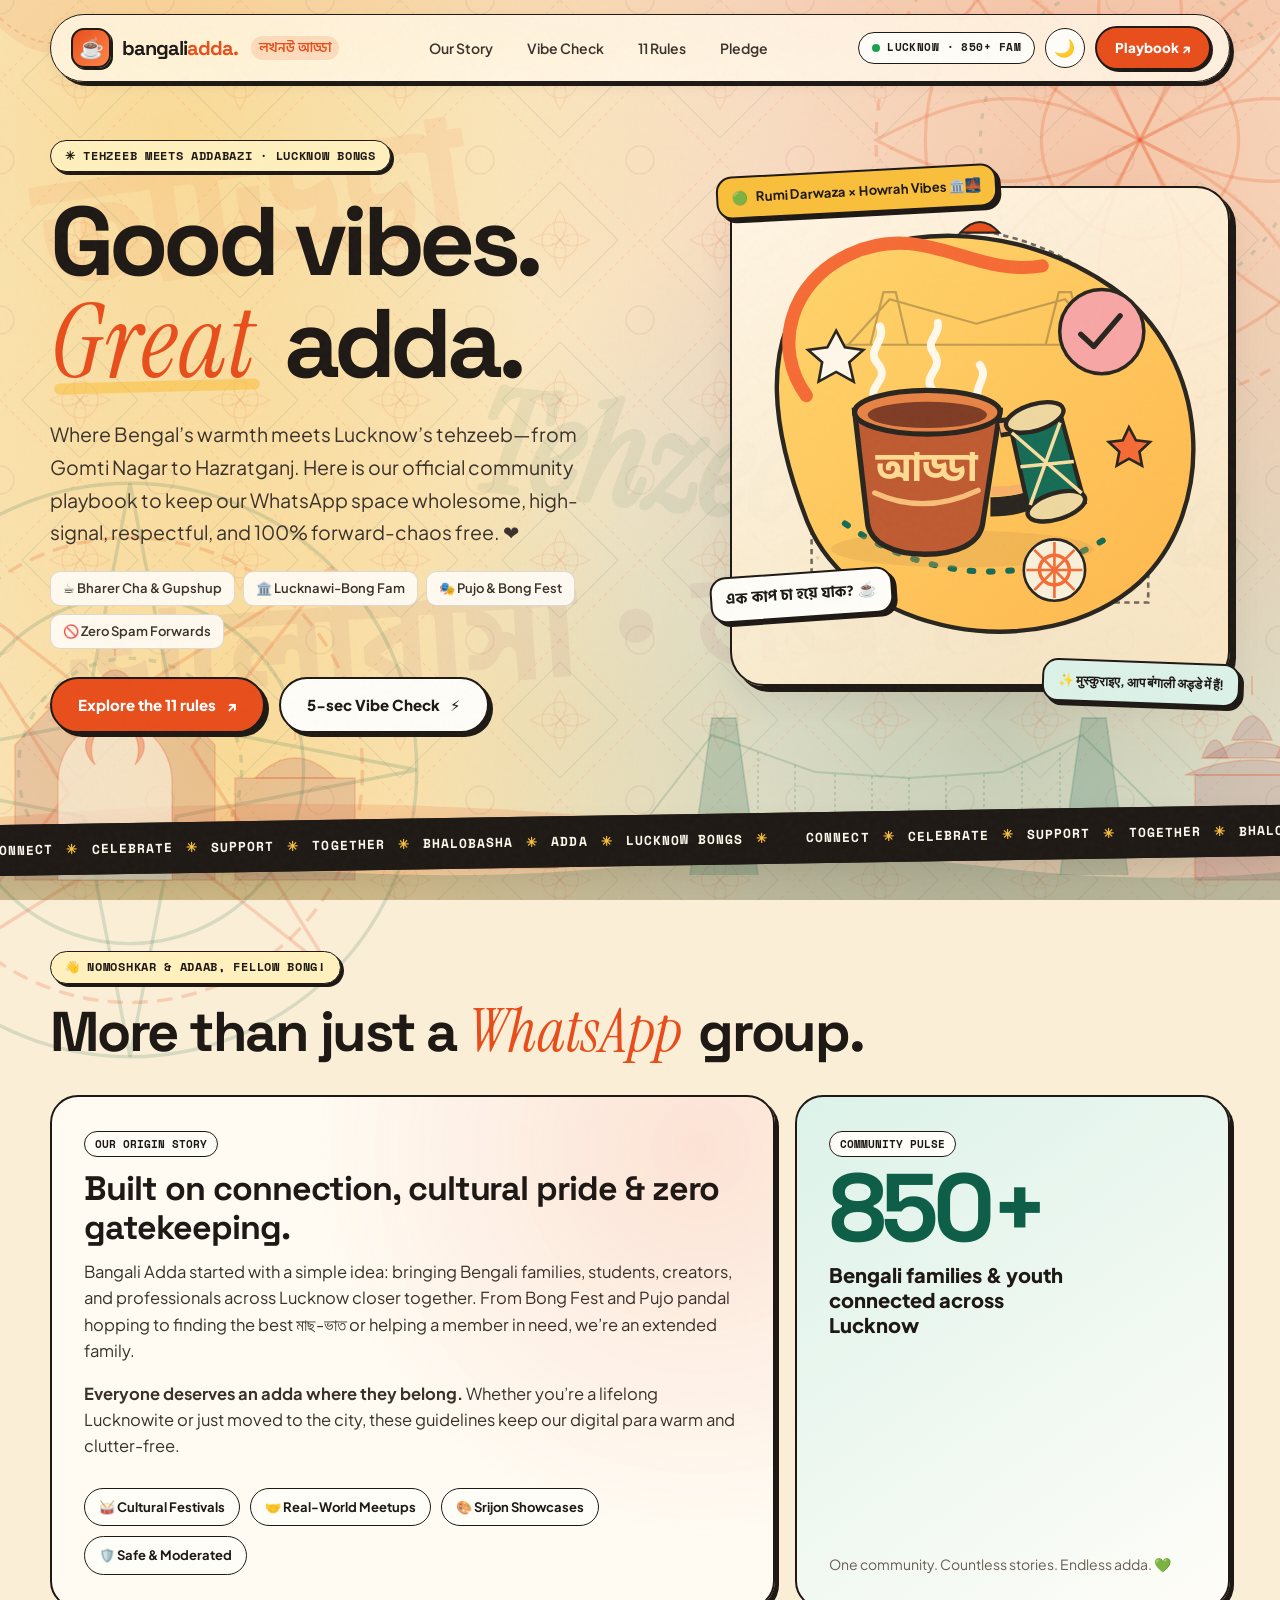
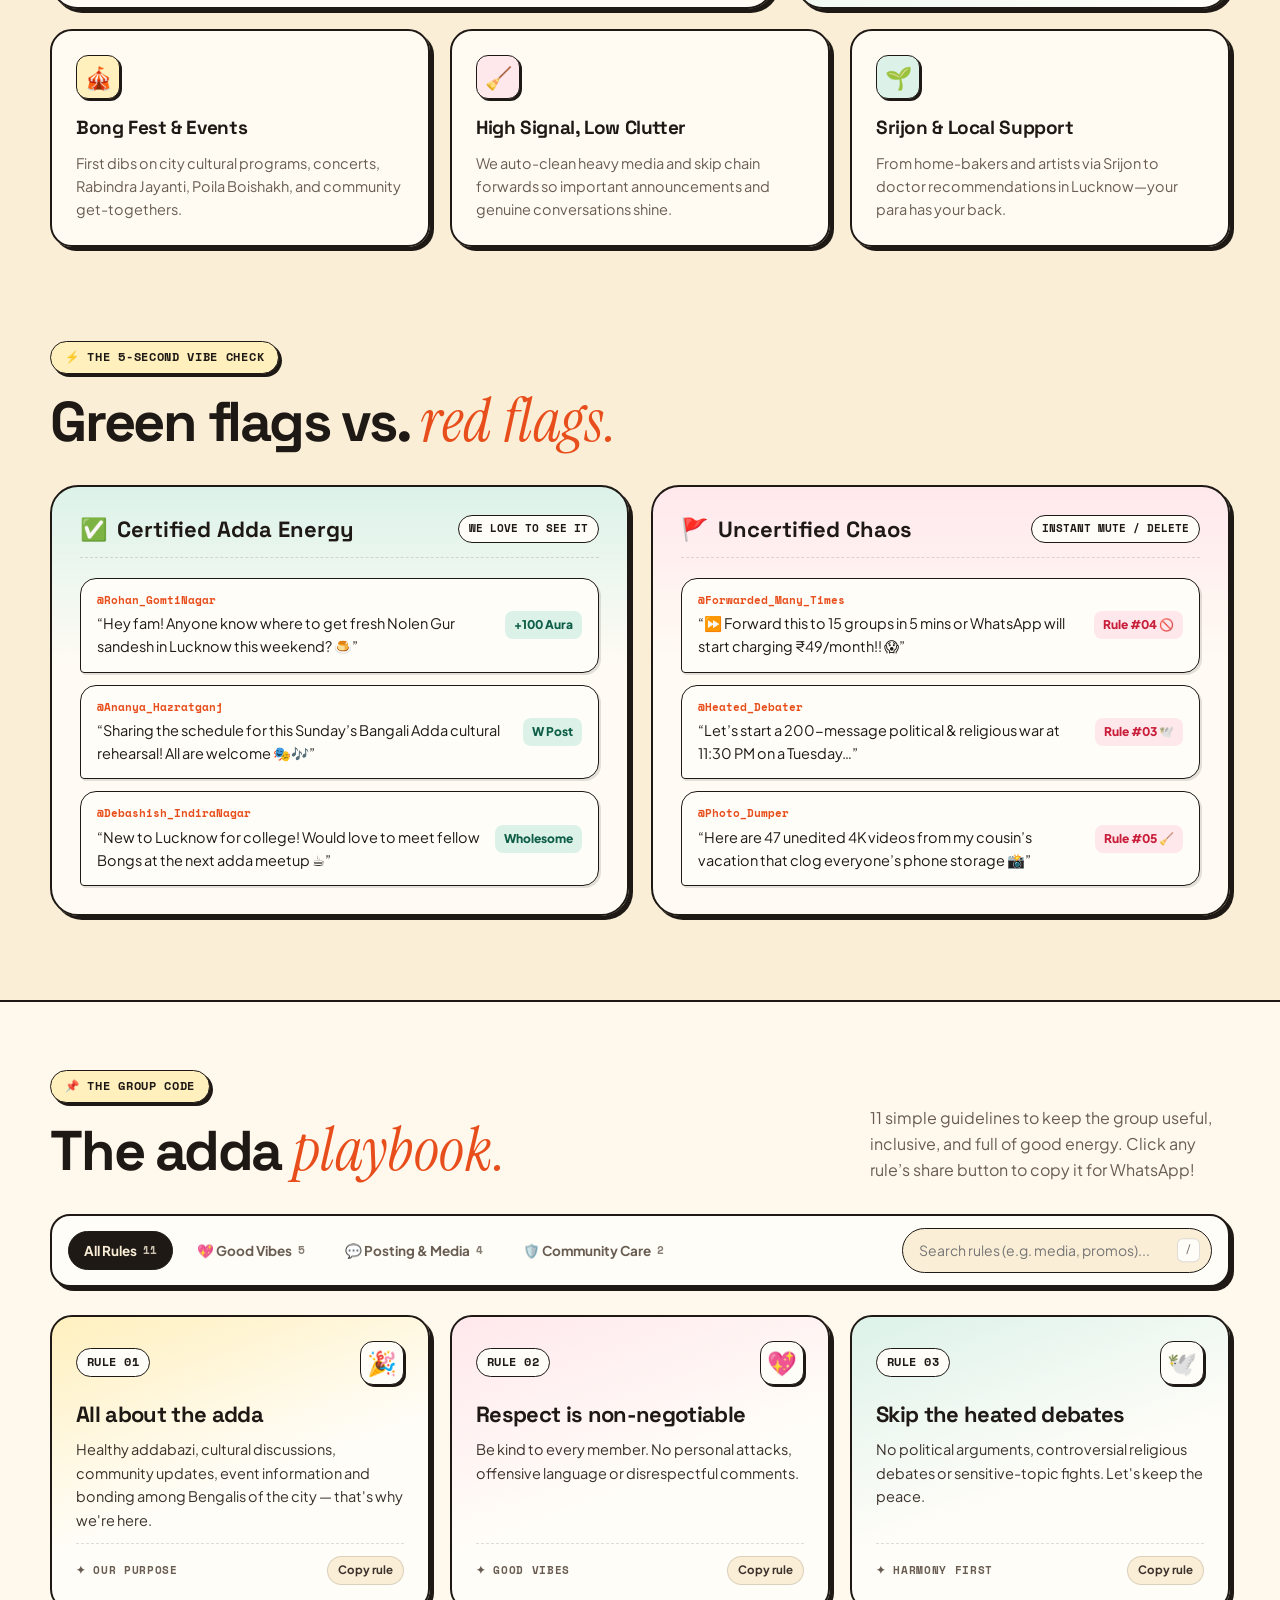
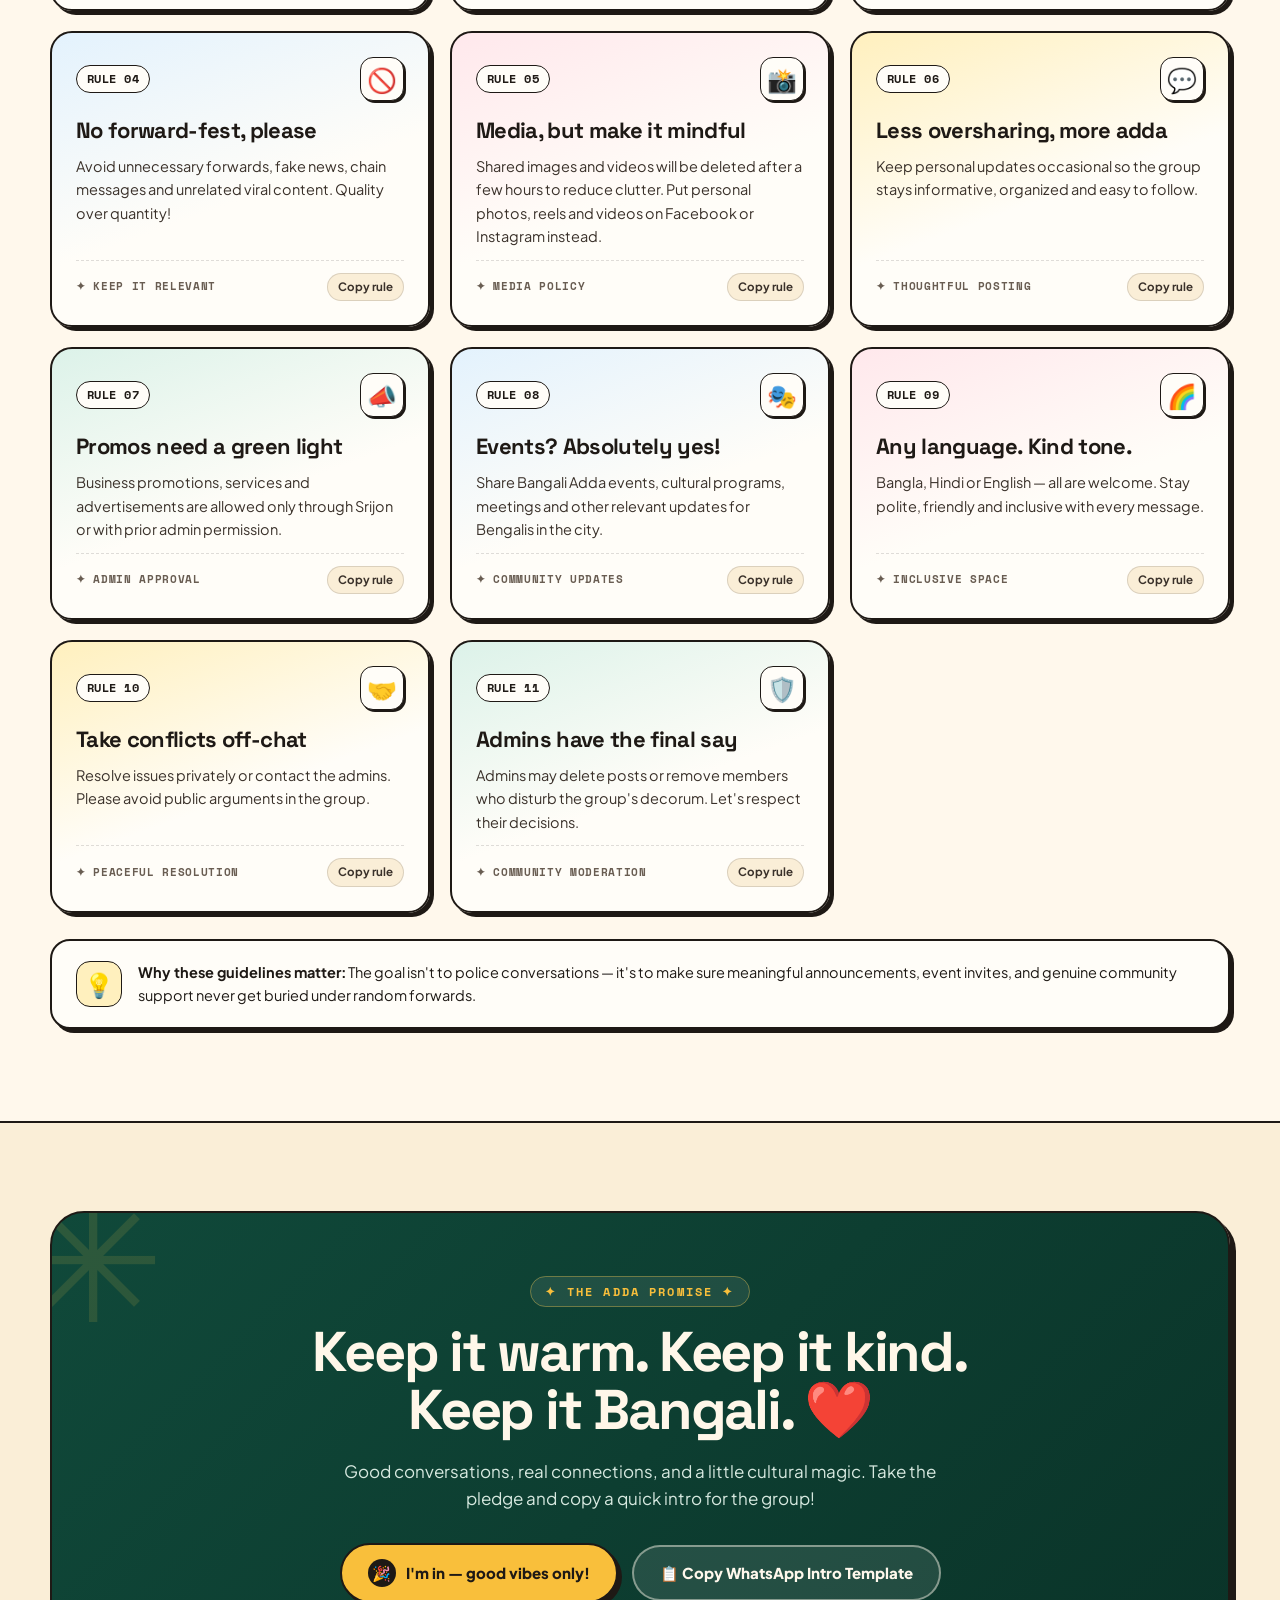
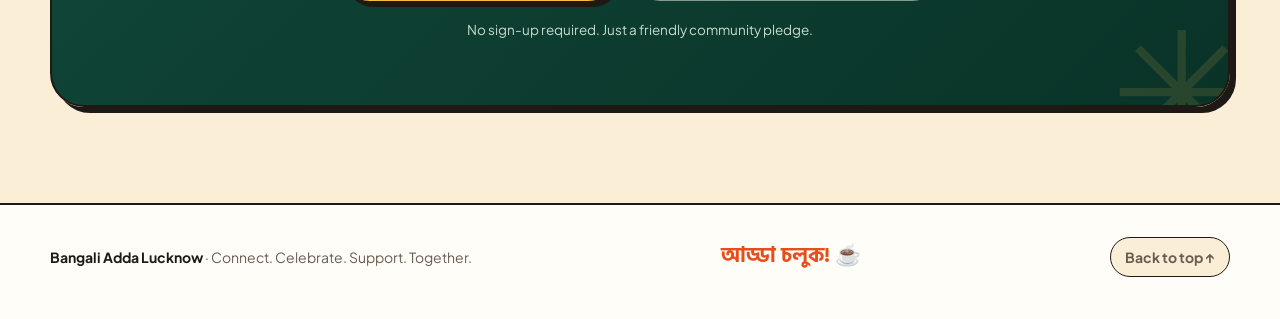
<file: index.html>
<!doctype html>
<html lang="en" data-theme="light">
<head>
  <meta charset="utf-8">
  <meta name="viewport" content="width=device-width, initial-scale=1">
  <meta name="theme-color" content="#fdf6ea">
  <meta name="description" content="Bangali Adda Lucknow — our WhatsApp community playbook, cultural roots, and Gen-Z friendly etiquette for keeping the adda warm, real, and chaos-free.">
  <title>Bangali Adda Lucknow ✦ Community Playbook & Vibe Check</title>
  <link rel="canonical" href="https://d4rkr0n1n-playground.github.io/bong-adda/">

  <!-- Favicons -->
  <link rel="icon" href="assets/favicon.svg" type="image/svg+xml">
  <link rel="icon" href="assets/favicon-32.png" type="image/png" sizes="32x32">
  <link rel="apple-touch-icon" href="assets/apple-touch-icon.png">

  <!-- Open Graph (WhatsApp, Facebook, LinkedIn, Telegram…) — image source: assets/og-image.html -->
  <meta property="og:type" content="website">
  <meta property="og:site_name" content="Bangali Adda Lucknow">
  <meta property="og:locale" content="en_IN">
  <meta property="og:url" content="https://d4rkr0n1n-playground.github.io/bong-adda/">
  <meta property="og:title" content="Bangali Adda Lucknow ✦ Good vibes. Great adda.">
  <meta property="og:description" content="The community playbook for Bengalis in Lucknow — 11 simple rules to keep our WhatsApp adda warm, respectful & chaos-free. ☕">
  <meta property="og:image" content="https://d4rkr0n1n-playground.github.io/bong-adda/assets/og-image.jpg">
  <meta property="og:image:type" content="image/jpeg">
  <meta property="og:image:width" content="1200">
  <meta property="og:image:height" content="1200">
  <meta property="og:image:alt" content="Bangali Adda Lucknow — Good vibes. Great adda. Illustration of a clay cup of cha marked আড্ডা beside a dhak drum.">

  <!-- Twitter / X -->
  <meta name="twitter:card" content="summary_large_image">
  <meta name="twitter:title" content="Bangali Adda Lucknow ✦ Good vibes. Great adda.">
  <meta name="twitter:description" content="The community playbook for Bengalis in Lucknow — warm, respectful & chaos-free. ☕">
  <meta name="twitter:image" content="https://d4rkr0n1n-playground.github.io/bong-adda/assets/og-image.jpg">
  <meta name="twitter:image:alt" content="Bangali Adda Lucknow — Good vibes. Great adda.">
  <link rel="preconnect" href="https://fonts.googleapis.com">
  <link rel="preconnect" href="https://fonts.gstatic.com" crossorigin>
  <link href="https://fonts.googleapis.com/css2?family=Hind+Siliguri:wght@500;600;700&family=Instrument+Serif:ital@0;1&family=Plus+Jakarta+Sans:wght@400;500;600;700;800&family=Space+Grotesk:wght@500;600;700&family=Space+Mono:wght@400;700&display=swap" rel="stylesheet">
  <style>
    :root {
      --bg-base: #faeed7;
      --bg-elevated: rgba(255, 250, 240, 0.84);
      --bg-card: rgba(255, 252, 246, 0.92);
      --bg-card-solid: #fffdf8;
      --bg-glass: rgba(255, 249, 238, 0.8);
      --ink: #1e1915;
      --ink-soft: #3a312a;
      --muted: #695d52;
      --line: rgba(30, 25, 21, 0.14);
      --line-strong: #1e1915;
      --sindoor: #e84e1b;
      --sindoor-soft: rgba(232, 78, 27, 0.14);
      --turmeric: #f9bf3b;
      --turmeric-soft: #fff0be;
      --teal: #0f5e47;
      --teal-soft: #dcf2e9;
      --royal-awadh: #8c2d4b;
      --rose: #ff9eaa;
      --rose-soft: #ffe8ec;
      --sky-soft: #e3f2fd;
      --lavender-soft: #efe8ff;
      --shadow-sm: 0 4px 14px rgba(35, 22, 10, 0.06);
      --shadow-md: 0 16px 40px -8px rgba(35, 22, 10, 0.1);
      --shadow-brutal: 4px 4px 0px #1e1915;
      --shadow-brutal-lg: 6px 6px 0px #1e1915;
      --alpana-stroke: rgba(232, 78, 27, 0.22);
      --chikan-stroke: rgba(15, 94, 71, 0.16);
      --skyline-back: rgba(232, 78, 27, 0.14);
      --skyline-mid: rgba(140, 45, 75, 0.15);
      --skyline-front: rgba(15, 94, 71, 0.18);
      --hero-mesh-1: rgba(249, 191, 59, 0.42);
      --hero-mesh-2: rgba(232, 78, 27, 0.25);
      --hero-mesh-3: rgba(15, 94, 71, 0.22);
      --radius-xl: 28px;
      --radius-lg: 22px;
      --radius-md: 16px;
      --font-sans: 'Plus Jakarta Sans', system-ui, -apple-system, 'Segoe UI Emoji', 'Apple Color Emoji', 'Noto Color Emoji', sans-serif;
      --font-display: 'Space Grotesk', 'Plus Jakarta Sans', sans-serif;
      --font-serif: 'Instrument Serif', Georgia, serif;
      --font-mono: 'Space Mono', monospace;
      --font-bn: 'Hind Siliguri', sans-serif;
    }

    [data-theme="dark"] {
      --bg-base: #130f0d;
      --bg-elevated: rgba(28, 22, 19, 0.84);
      --bg-card: rgba(31, 25, 21, 0.9);
      --bg-card-solid: #1e1814;
      --bg-glass: rgba(24, 19, 16, 0.8);
      --ink: #f9f3e8;
      --ink-soft: #e4d9c8;
      --muted: #a89b8c;
      --line: rgba(249, 243, 232, 0.14);
      --line-strong: rgba(249, 243, 232, 0.78);
      --sindoor: #ff6b3d;
      --sindoor-soft: rgba(255, 107, 61, 0.18);
      --turmeric: #ffd15c;
      --turmeric-soft: rgba(255, 209, 92, 0.15);
      --teal: #2dd4a0;
      --teal-soft: rgba(45, 212, 160, 0.14);
      --royal-awadh: #e06d94;
      --rose: #ff94a4;
      --rose-soft: rgba(255, 148, 164, 0.14);
      --sky-soft: rgba(96, 176, 255, 0.15);
      --lavender-soft: rgba(186, 156, 255, 0.15);
      --shadow-sm: 0 4px 16px rgba(0, 0, 0, 0.35);
      --shadow-md: 0 18px 45px -8px rgba(0, 0, 0, 0.55);
      --shadow-brutal: 4px 4px 0px rgba(0, 0, 0, 0.85);
      --shadow-brutal-lg: 6px 6px 0px rgba(0, 0, 0, 0.9);
      --alpana-stroke: rgba(255, 168, 92, 0.18);
      --chikan-stroke: rgba(45, 212, 160, 0.14);
      --skyline-back: rgba(255, 107, 61, 0.14);
      --skyline-mid: rgba(224, 109, 148, 0.14);
      --skyline-front: rgba(45, 212, 160, 0.16);
      --hero-mesh-1: rgba(255, 180, 50, 0.18);
      --hero-mesh-2: rgba(255, 95, 45, 0.18);
      --hero-mesh-3: rgba(25, 165, 120, 0.17);
    }

    * {
      box-sizing: border-box;
    }

    html {
      scroll-behavior: smooth;
      scroll-padding-top: 96px;
    }

    body {
      margin: 0;
      background-color: var(--bg-base);
      color: var(--ink);
      font-family: var(--font-sans);
      line-height: 1.6;
      overflow-x: hidden;
      position: relative;
      transition: background-color 0.35s ease, color 0.35s ease;
    }

    ::selection {
      background: var(--sindoor);
      color: #fff;
    }

    button, input, a {
      font: inherit;
      color: inherit;
    }

    button {
      cursor: pointer;
    }

    /* ==========================================================================
       LUCKNAWI × BENGALI VIBES BACKGROUND (CHIKANKARI + ALPANA + HORIZON)
       ========================================================================== */
    .bg-stage {
      position: fixed;
      inset: 0;
      z-index: -3;
      pointer-events: none;
      overflow: hidden;
      background:
        radial-gradient(circle at 14% 16%, var(--hero-mesh-1), transparent 44%),
        radial-gradient(circle at 86% 20%, var(--hero-mesh-2), transparent 46%),
        radial-gradient(circle at 78% 82%, var(--hero-mesh-3), transparent 48%),
        radial-gradient(circle at 18% 84%, var(--hero-mesh-1), transparent 42%),
        var(--bg-base);
    }

    /* Repeating Lucknawi Chikankari Jaali + Bengali Alpana & Kantha Stitch Tile */
    .bg-pattern {
      position: fixed;
      inset: 0;
      z-index: -2;
      pointer-events: none;
      opacity: 0.85;
      background-image: url("data:image/svg+xml,%3Csvg width='160' height='160' viewBox='0 0 160 160' xmlns='http://www.w3.org/2000/svg'%3E%3Cg fill='none' stroke='%23e84e1b' stroke-opacity='0.13' stroke-width='1.2'%3E%3C!-- Chikankari Jaali Diamond Lattice --%3E%3Cpath d='M80 0 L160 80 L80 160 L0 80 Z' stroke-dasharray='4 4'/%3E%3Cpath d='M80 22 L138 80 L80 138 L22 80 Z' stroke='%230f5e47' stroke-opacity='0.11'/%3E%3C!-- Bengali Alpana Center Lotus --%3E%3Ccircle cx='80' cy='80' r='18'/%3E%3Ccircle cx='80' cy='80' r='8' stroke-dasharray='2 3'/%3E%3Cpath d='M80 50 C88 64 88 72 80 80 C72 72 72 64 80 50 Z'/%3E%3Cpath d='M80 110 C88 96 88 88 80 80 C72 88 72 96 80 110 Z'/%3E%3Cpath d='M50 80 C64 88 72 88 80 80 C72 72 64 72 50 80 Z'/%3E%3Cpath d='M110 80 C96 88 88 88 80 80 C88 72 96 72 110 80 Z'/%3E%3C!-- Corner Paisleys / Kalka Dots --%3E%3Ccircle cx='0' cy='0' r='14' stroke='%238c2d4b' stroke-opacity='0.12'/%3E%3Ccircle cx='160' cy='0' r='14' stroke='%238c2d4b' stroke-opacity='0.12'/%3E%3Ccircle cx='0' cy='160' r='14' stroke='%238c2d4b' stroke-opacity='0.12'/%3E%3Ccircle cx='160' cy='160' r='14' stroke='%238c2d4b' stroke-opacity='0.12'/%3E%3C/g%3E%3C/svg%3E");
      background-size: 160px 160px;
    }

    [data-theme="dark"] .bg-pattern {
      opacity: 0.45;
    }

    /* Top Ornate Awadhi Mehrab & Bengali Toran Canopy */
    .lucknawi-canopy {
      position: fixed;
      top: 0;
      left: 0;
      right: 0;
      height: 120px;
      z-index: -1;
      pointer-events: none;
      overflow: hidden;
      opacity: 0.85;
    }

    .lucknawi-canopy svg {
      width: 100%;
      height: 100%;
      preserveAspectRatio: none;
    }

    /* Bottom Panoramic Skyline: Rumi Darwaza & Imambara meets Howrah Bridge & Dakshineswar */
    .cultural-horizon {
      position: fixed;
      bottom: 0;
      left: 0;
      right: 0;
      height: 290px;
      z-index: -1;
      pointer-events: none;
      overflow: hidden;
    }

    .cultural-horizon svg {
      width: 100%;
      height: 100%;
      display: block;
    }

    /* Floating Cultural Calligraphic & Motif Watermarks */
    .cultural-float-layer {
      position: fixed;
      inset: 0;
      z-index: -1;
      pointer-events: none;
      overflow: hidden;
    }

    .cultural-script-wm {
      position: absolute;
      font-weight: 800;
      user-select: none;
      pointer-events: none;
      line-height: 1;
      color: var(--sindoor);
      opacity: 0.065;
    }

    [data-theme="dark"] .cultural-script-wm {
      opacity: 0.055;
    }

    .wm-adda {
      top: 15%;
      left: 3%;
      font-family: var(--font-bn);
      font-size: clamp(90px, 13vw, 175px);
      transform: rotate(-8deg);
    }

    .wm-adaab {
      top: 46%;
      right: 3%;
      font-family: var(--font-serif);
      font-style: italic;
      font-size: clamp(78px, 11vw, 150px);
      color: var(--teal);
      transform: rotate(6deg);
    }

    .wm-bhalobasha {
      bottom: 22%;
      left: 5%;
      font-family: var(--font-bn);
      font-size: clamp(72px, 10vw, 136px);
      color: var(--royal-awadh);
      transform: rotate(-4deg);
    }

    .alpana-watermark {
      position: fixed;
      z-index: -1;
      pointer-events: none;
      opacity: 0.9;
      transition: transform 0.3s ease-out;
    }

    .alpana-top-right {
      top: -150px;
      right: -150px;
      width: 580px;
      height: 580px;
      animation: slowSpin 95s linear infinite;
    }

    .alpana-bottom-left {
      bottom: -180px;
      left: -180px;
      width: 620px;
      height: 620px;
      animation: slowSpinReverse 115s linear infinite;
    }

    @keyframes slowSpin {
      from { transform: rotate(0deg); }
      to { transform: rotate(360deg); }
    }

    @keyframes slowSpinReverse {
      from { transform: rotate(360deg); }
      to { transform: rotate(0deg); }
    }

    /* Tactile Paper Grain */
    .grain {
      pointer-events: none;
      position: fixed;
      inset: 0;
      z-index: 40;
      opacity: 0.11;
      background-image: url("data:image/svg+xml,%3Csvg viewBox='0 0 200 200' xmlns='http://www.w3.org/2000/svg'%3E%3Cfilter id='n'%3E%3CfeTurbulence type='fractalNoise' baseFrequency='.8' numOctaves='3' stitchTiles='stitch'/%3E%3C/filter%3E%3Crect width='100%25' height='100%25' filter='url(%23n)' opacity='.25'/%3E%3C/svg%3E");
    }

    .wrap {
      width: min(1180px, calc(100% - 40px));
      margin: 0 auto;
    }

    /* ==========================================================================
       STICKY GLASSMORPHIC NAVIGATION
       ========================================================================== */
    .header-sticky {
      position: sticky;
      top: 14px;
      z-index: 35;
      padding: 0 20px;
      margin-top: 14px;
    }

    .nav {
      max-width: 1180px;
      margin: 0 auto;
      height: 68px;
      padding: 0 18px 0 20px;
      display: flex;
      align-items: center;
      justify-content: space-between;
      gap: 16px;
      background: var(--bg-glass);
      backdrop-filter: blur(16px) saturate(160%);
      -webkit-backdrop-filter: blur(16px) saturate(160%);
      border: 1.5px solid var(--line-strong);
      border-radius: 999px;
      box-shadow: var(--shadow-sm), var(--shadow-brutal);
      transition: all 0.25s ease;
    }

    .brand {
      text-decoration: none;
      display: flex;
      align-items: center;
      gap: 11px;
      font-family: var(--font-display);
      font-weight: 800;
      font-size: 20px;
      letter-spacing: -0.05em;
    }

    .brand-icon {
      background: linear-gradient(135deg, var(--sindoor), #ff8547);
      border: 2px solid var(--line-strong);
      border-radius: 13px;
      width: 40px;
      height: 40px;
      display: grid;
      place-items: center;
      box-shadow: 2px 2px 0 var(--line-strong);
      font-size: 20px;
      transition: transform 0.2s cubic-bezier(0.34, 1.56, 0.64, 1);
    }

    .brand:hover .brand-icon {
      transform: rotate(-8deg) scale(1.06);
    }

    .brand-bn {
      font-family: var(--font-bn);
      font-size: 13px;
      font-weight: 600;
      padding: 2px 8px;
      border-radius: 999px;
      background: var(--sindoor-soft);
      color: var(--sindoor);
      margin-left: 2px;
      letter-spacing: 0;
    }

    .nav-links {
      display: flex;
      align-items: center;
      gap: 6px;
    }

    .nav-link {
      text-decoration: none;
      font-size: 14px;
      font-weight: 600;
      padding: 7px 14px;
      border-radius: 999px;
      color: var(--ink-soft);
      transition: background 0.2s, color 0.2s;
    }

    .nav-link:hover {
      background: var(--sindoor-soft);
      color: var(--sindoor);
    }

    .nav-actions {
      display: flex;
      align-items: center;
      gap: 10px;
    }

    .status-pill {
      display: inline-flex;
      align-items: center;
      gap: 7px;
      font-family: var(--font-mono);
      font-size: 11px;
      font-weight: 700;
      letter-spacing: 0.04em;
      text-transform: uppercase;
      border: 1.5px solid var(--line-strong);
      border-radius: 999px;
      padding: 6px 13px;
      background: var(--bg-card-solid);
    }

    .pulse-dot {
      width: 8px;
      height: 8px;
      border-radius: 50%;
      background: #16a34a;
      box-shadow: 0 0 0 0 rgba(22, 163, 74, 0.7);
      animation: pulseGreen 2s infinite;
    }

    @keyframes pulseGreen {
      0% { box-shadow: 0 0 0 0 rgba(22, 163, 74, 0.6); }
      70% { box-shadow: 0 0 0 7px rgba(22, 163, 74, 0); }
      100% { box-shadow: 0 0 0 0 rgba(22, 163, 74, 0); }
    }

    .theme-btn {
      width: 40px;
      height: 40px;
      border-radius: 50%;
      border: 1.5px solid var(--line-strong);
      background: var(--bg-card-solid);
      display: grid;
      place-items: center;
      font-size: 17px;
      transition: transform 0.2s, background 0.2s;
    }

    .theme-btn:hover {
      transform: translateY(-2px) rotate(12deg);
      background: var(--turmeric-soft);
    }

    .small-btn {
      border: 2px solid var(--line-strong);
      background: var(--sindoor);
      color: #fff;
      border-radius: 999px;
      padding: 9px 18px;
      font-size: 13.5px;
      font-weight: 800;
      text-decoration: none;
      white-space: nowrap;
      flex-shrink: 0;
      display: inline-flex;
      align-items: center;
      gap: 5px;
      box-shadow: 2px 2px 0 var(--line-strong);
      transition: transform 0.2s, box-shadow 0.2s, background 0.2s;
    }

    [data-theme="dark"] .small-btn {
      background: var(--turmeric);
      color: #1a1410;
    }

    .small-btn:hover {
      transform: translate(-1px, -2px);
      box-shadow: 4px 4px 0 var(--line-strong);
    }

    /* ==========================================================================
       HERO SECTION
       ========================================================================== */
    .hero {
      position: relative;
      display: grid;
      grid-template-columns: 1.12fr 0.88fr;
      align-items: center;
      gap: 44px;
      padding: 58px 0 76px;
    }

    .eyebrow {
      display: inline-flex;
      align-items: center;
      gap: 8px;
      background: var(--turmeric-soft);
      color: var(--ink);
      border: 1.5px solid var(--line-strong);
      border-radius: 999px;
      padding: 6px 14px;
      font-family: var(--font-mono);
      font-size: 11.5px;
      font-weight: 700;
      letter-spacing: 0.06em;
      text-transform: uppercase;
      box-shadow: 3px 3px 0 var(--line-strong);
    }

    .hero h1 {
      font-family: var(--font-display);
      font-size: clamp(54px, 7.6vw, 102px);
      letter-spacing: -0.055em;
      line-height: 0.94;
      margin: 24px 0 22px;
      font-weight: 800;
    }

    .hero h1 .serif-italic {
      font-family: var(--font-serif);
      font-style: italic;
      font-weight: 400;
      font-size: 1.06em;
      line-height: 1.05;
      color: var(--sindoor);
      letter-spacing: 0.01em;
      padding-right: 0.08em;
      position: relative;
      display: inline-block;
    }

    .hero h1 .serif-italic::after {
      content: "";
      position: absolute;
      left: 2%;
      right: 2%;
      bottom: 4px;
      height: 11px;
      background: var(--turmeric);
      opacity: 0.55;
      border-radius: 99px;
      transform: rotate(-1.5deg);
      z-index: -1;
    }

    .hero .lead {
      max-width: 560px;
      font-size: clamp(16.5px, 1.8vw, 19.5px);
      color: var(--ink-soft);
      line-height: 1.68;
      margin: 0;
    }

    .tldr-strip {
      margin-top: 22px;
      display: flex;
      flex-wrap: wrap;
      gap: 8px;
    }

    .tldr-chip {
      display: inline-flex;
      align-items: center;
      gap: 6px;
      padding: 6px 12px;
      border-radius: 10px;
      background: var(--bg-card);
      border: 1px solid var(--line);
      font-size: 13px;
      font-weight: 600;
      color: var(--ink-soft);
      backdrop-filter: blur(8px);
    }

    .hero-btns {
      display: flex;
      flex-wrap: wrap;
      gap: 14px;
      margin-top: 28px;
    }

    .btn {
      border: 2px solid var(--line-strong);
      border-radius: 999px;
      padding: 14px 26px;
      font-weight: 800;
      font-size: 15px;
      transition: transform 0.2s cubic-bezier(0.34, 1.56, 0.64, 1), box-shadow 0.2s;
      text-decoration: none;
      display: inline-flex;
      align-items: center;
      gap: 10px;
      box-shadow: var(--shadow-brutal);
    }

    .btn:hover {
      transform: translate(-2px, -3px);
      box-shadow: var(--shadow-brutal-lg);
    }

    .btn-primary {
      background: var(--sindoor);
      color: #fff;
    }

    .btn-secondary {
      background: var(--bg-card-solid);
      color: var(--ink);
    }

    /* Hero Visual & Floating Gen Z Chat Pills */
    .hero-art-stage {
      position: relative;
      max-width: 520px;
      justify-self: center;
      width: 100%;
    }

    .hero-art-card {
      position: relative;
      background: linear-gradient(155deg, rgba(255, 248, 231, 0.9), rgba(255, 233, 196, 0.78));
      border: 2px solid var(--line-strong);
      border-radius: 34px;
      padding: 20px;
      box-shadow: var(--shadow-brutal-lg), var(--shadow-md);
      overflow: hidden;
    }

    [data-theme="dark"] .hero-art-card {
      background: linear-gradient(155deg, rgba(40, 32, 25, 0.94), rgba(25, 21, 18, 0.92));
    }

    .hero-art-card svg {
      display: block;
      width: 100%;
      height: auto;
    }

    .float-badge {
      position: absolute;
      z-index: 3;
      background: var(--bg-card-solid);
      border: 2px solid var(--line-strong);
      border-radius: 16px;
      padding: 9px 14px;
      font-size: 13px;
      font-weight: 700;
      box-shadow: var(--shadow-brutal);
      display: flex;
      align-items: center;
      gap: 8px;
      animation: floatBob 5s ease-in-out infinite;
    }

    .float-badge.top-left {
      top: -16px;
      left: -14px;
      transform: rotate(-3deg);
      background: var(--turmeric);
      color: #1e1915;
    }

    .float-badge.bottom-left {
      bottom: 68px;
      left: -20px;
      transform: rotate(-4deg);
      animation-delay: -1.8s;
      font-family: var(--font-bn);
      font-size: 15px;
    }

    .float-badge.bottom-right {
      bottom: -18px;
      right: -10px;
      transform: rotate(2deg);
      background: var(--teal-soft);
      color: var(--ink);
      animation-delay: -3.2s;
    }

    @keyframes floatBob {
      0%, 100% { transform: translateY(0) rotate(-3deg); }
      50% { transform: translateY(-7px) rotate(1deg); }
    }

    /* ==========================================================================
       MARQUEE / TICKER
       ========================================================================== */
    .ticker {
      overflow: hidden;
      background: #1e1915;
      color: #fff8ec;
      border-block: 2px solid var(--line-strong);
      transform: rotate(-0.9deg);
      margin: 6px -10px 76px;
      box-shadow: 0 10px 25px rgba(0, 0, 0, 0.08);
    }

    .ticker-inner {
      padding: 13px 0;
      display: flex;
      gap: 34px;
      white-space: nowrap;
      width: max-content;
      animation: slide 32s linear infinite;
      font-family: var(--font-mono);
      font-weight: 700;
      letter-spacing: 0.08em;
      text-transform: uppercase;
      font-size: 13px;
    }

    .ticker b {
      color: var(--turmeric);
      margin: 0 4px;
    }

    @keyframes slide {
      to { transform: translateX(-50%); }
    }

    /* ==========================================================================
       ABOUT BENTO GRID (LUCKOW MEETS BENGAL)
       ========================================================================== */
    .section-header-block {
      display: flex;
      justify-content: space-between;
      align-items: flex-end;
      gap: 24px;
      margin-bottom: 32px;
      flex-wrap: wrap;
    }

    .section-title {
      font-family: var(--font-display);
      font-weight: 800;
      font-size: clamp(34px, 4.8vw, 56px);
      line-height: 1.08;
      letter-spacing: -0.04em;
      margin: 14px 0 0;
    }

    .section-title .serif-italic {
      font-family: var(--font-serif);
      font-style: italic;
      font-weight: 400;
      font-size: 1.08em;
      letter-spacing: 0.01em;
      padding-right: 0.06em;
      color: var(--sindoor);
      display: inline-block;
    }

    .bento-section {
      padding: 10px 0 84px;
    }

    .bento-grid {
      display: grid;
      grid-template-columns: 1.25fr 0.75fr;
      gap: 20px;
    }

    .bento-card {
      background: var(--bg-card);
      backdrop-filter: blur(12px);
      border: 2px solid var(--line-strong);
      border-radius: var(--radius-xl);
      padding: 32px;
      box-shadow: var(--shadow-brutal);
      position: relative;
      overflow: hidden;
      display: flex;
      flex-direction: column;
      justify-content: space-between;
    }

    .bento-main {
      background:
        radial-gradient(circle at 90% 10%, var(--sindoor-soft), transparent 50%),
        var(--bg-card);
    }

    .bento-main h3 {
      font-family: var(--font-display);
      font-size: clamp(24px, 3vw, 34px);
      margin: 14px 0 12px;
      letter-spacing: -0.03em;
      line-height: 1.15;
    }

    .bento-main p {
      color: var(--ink-soft);
      font-size: 16.5px;
      margin: 0 0 16px;
      max-width: 58ch;
    }

    .pillar-pills {
      display: flex;
      flex-wrap: wrap;
      gap: 10px;
      margin-top: 12px;
    }

    .pillar-pill {
      padding: 8px 14px;
      border-radius: 999px;
      border: 1.5px solid var(--line-strong);
      background: var(--bg-card-solid);
      font-size: 13px;
      font-weight: 700;
      display: inline-flex;
      align-items: center;
      gap: 7px;
    }

    .stat-card {
      background: linear-gradient(145deg, var(--teal-soft), var(--bg-card-solid));
      position: relative;
    }

    .stat-card .big {
      font-family: var(--font-display);
      font-size: clamp(64px, 7.5vw, 100px);
      line-height: 0.95;
      font-weight: 800;
      letter-spacing: -0.06em;
      color: var(--teal);
      margin: 8px 0;
    }

    .stat-card .caption {
      font-weight: 800;
      font-size: 20px;
      line-height: 1.25;
      max-width: 260px;
    }

    .stat-card .tiny {
      font-size: 14px;
      color: var(--muted);
      margin-top: 12px;
    }

    .bento-subgrid {
      grid-column: 1 / -1;
      display: grid;
      grid-template-columns: repeat(3, 1fr);
      gap: 20px;
    }

    .mini-bento {
      background: var(--bg-card);
      border: 2px solid var(--line-strong);
      border-radius: var(--radius-lg);
      padding: 24px;
      box-shadow: var(--shadow-brutal);
      transition: transform 0.2s ease;
    }

    .mini-bento:hover {
      transform: translateY(-4px);
    }

    .mini-bento-icon {
      width: 44px;
      height: 44px;
      border-radius: 12px;
      border: 1.5px solid var(--line-strong);
      display: grid;
      place-items: center;
      font-size: 22px;
      margin-bottom: 14px;
      box-shadow: 2px 2px 0 var(--line-strong);
    }

    .mini-bento h4 {
      font-family: var(--font-display);
      font-size: 19px;
      margin: 0 0 8px;
      letter-spacing: -0.02em;
    }

    .mini-bento p {
      margin: 0;
      font-size: 14.5px;
      color: var(--muted);
    }

    /* ==========================================================================
       GEN Z VIBE CHECK (GREEN FLAGS VS RED FLAGS)
       ========================================================================== */
    .vibe-check-section {
      padding: 10px 0 84px;
    }

    .vibe-columns {
      display: grid;
      grid-template-columns: 1fr 1fr;
      gap: 22px;
    }

    .vibe-box {
      border: 2px solid var(--line-strong);
      border-radius: var(--radius-xl);
      padding: 28px;
      box-shadow: var(--shadow-brutal);
      background: var(--bg-card);
      backdrop-filter: blur(10px);
    }

    .vibe-box.green-flags {
      background: linear-gradient(180deg, var(--teal-soft) 0%, var(--bg-card) 42%);
    }

    .vibe-box.red-flags {
      background: linear-gradient(180deg, var(--rose-soft) 0%, var(--bg-card) 42%);
    }

    .vibe-head {
      display: flex;
      align-items: center;
      justify-content: space-between;
      flex-wrap: wrap;
      gap: 10px;
      margin-bottom: 20px;
      padding-bottom: 14px;
      border-bottom: 1.5px dashed var(--line);
    }

    .vibe-head h3 {
      font-family: var(--font-display);
      font-size: 22px;
      line-height: 1.2;
      margin: 0;
      display: flex;
      align-items: center;
      gap: 10px;
    }

    .vibe-tag {
      font-family: var(--font-mono);
      font-size: 11px;
      font-weight: 700;
      text-transform: uppercase;
      white-space: nowrap;
      padding: 4px 10px;
      border-radius: 999px;
      border: 1.5px solid var(--line-strong);
      background: var(--bg-card-solid);
    }

    .chat-list {
      display: flex;
      flex-direction: column;
      gap: 12px;
    }

    .chat-bubble {
      background: var(--bg-card-solid);
      border: 1.5px solid var(--line-strong);
      border-radius: 16px 16px 16px 4px;
      padding: 13px 16px;
      font-size: 14.5px;
      box-shadow: 2px 2px 0 rgba(30, 25, 21, 0.12);
      display: flex;
      align-items: flex-start;
      justify-content: space-between;
      gap: 12px;
    }

    .chat-bubble .sender {
      display: block;
      font-family: var(--font-mono);
      font-size: 11px;
      font-weight: 700;
      color: var(--sindoor);
      margin-bottom: 3px;
    }

    .chat-verdict {
      font-size: 12px;
      font-weight: 800;
      white-space: nowrap;
      padding: 4px 9px;
      border-radius: 8px;
      align-self: center;
    }

    .green-flags .chat-verdict {
      background: var(--teal-soft);
      color: var(--teal);
    }

    .red-flags .chat-verdict {
      background: var(--rose-soft);
      color: #c81e3a;
    }

    [data-theme="dark"] .red-flags .chat-verdict {
      color: #ff94a4;
    }

    /* ==========================================================================
       RULES SECTION (THE ADDA PLAYBOOK)
       ========================================================================== */
    .rules-section {
      padding: 68px 0 92px;
      background: var(--bg-elevated);
      border-block: 2px solid var(--line-strong);
      position: relative;
    }

    .rule-toolbar {
      display: flex;
      align-items: center;
      justify-content: space-between;
      gap: 14px;
      flex-wrap: wrap;
      margin-bottom: 28px;
      background: var(--bg-card-solid);
      border: 2px solid var(--line-strong);
      border-radius: 20px;
      padding: 12px 16px;
      box-shadow: var(--shadow-brutal);
    }

    .filter-box {
      display: flex;
      gap: 8px;
      flex-wrap: wrap;
    }

    .filter {
      border: 1.5px solid transparent;
      background: transparent;
      border-radius: 999px;
      padding: 8px 15px;
      font-size: 13.5px;
      font-weight: 700;
      color: var(--muted);
      transition: all 0.2s ease;
      display: inline-flex;
      align-items: center;
      gap: 6px;
    }

    .filter:hover {
      color: var(--ink);
      background: var(--sindoor-soft);
    }

    .filter.active {
      background: var(--ink);
      border-color: var(--ink);
      color: var(--bg-base);
    }

    .filter-count {
      font-family: var(--font-mono);
      font-size: 11px;
      opacity: 0.8;
    }

    .search-wrap {
      position: relative;
      width: min(310px, 100%);
    }

    .search {
      border: 1.5px solid var(--line-strong);
      background: var(--bg-base);
      border-radius: 999px;
      padding: 10px 42px 10px 16px;
      font-size: 14px;
      outline: none;
      width: 100%;
      transition: box-shadow 0.2s, border-color 0.2s;
    }

    .search:focus {
      border-color: var(--sindoor);
      box-shadow: 0 0 0 3px var(--sindoor-soft);
    }

    .search-kbd {
      position: absolute;
      right: 12px;
      top: 50%;
      transform: translateY(-50%);
      font-family: var(--font-mono);
      font-size: 11px;
      padding: 2px 7px;
      border-radius: 6px;
      border: 1px solid var(--line);
      background: var(--bg-card-solid);
      color: var(--muted);
      pointer-events: none;
    }

    .rules-grid {
      display: grid;
      grid-template-columns: repeat(3, minmax(0, 1fr));
      gap: 20px;
    }

    .rule {
      position: relative;
      min-height: 250px;
      border: 2px solid var(--line-strong);
      border-radius: var(--radius-lg);
      padding: 24px;
      box-shadow: var(--shadow-brutal);
      transition: transform 0.22s cubic-bezier(0.34, 1.56, 0.64, 1), box-shadow 0.22s;
      display: flex;
      flex-direction: column;
      gap: 11px;
      background: var(--bg-card-solid);
      overflow: hidden;
    }

    .rule:hover {
      transform: translate(-2px, -5px);
      box-shadow: 7px 7px 0 var(--line-strong);
    }

    .rule[data-tone="pink"] {
      background: linear-gradient(160deg, var(--rose-soft) 0%, var(--bg-card-solid) 55%);
    }
    .rule[data-tone="green"] {
      background: linear-gradient(160deg, var(--teal-soft) 0%, var(--bg-card-solid) 55%);
    }
    .rule[data-tone="yellow"] {
      background: linear-gradient(160deg, var(--turmeric-soft) 0%, var(--bg-card-solid) 55%);
    }
    .rule[data-tone="blue"] {
      background: linear-gradient(160deg, var(--sky-soft) 0%, var(--bg-card-solid) 55%);
    }

    .rule-top {
      display: flex;
      justify-content: space-between;
      align-items: center;
      gap: 12px;
    }

    .rule-number {
      font-family: var(--font-mono);
      font-size: 11.5px;
      font-weight: 700;
      border: 1.5px solid var(--line-strong);
      background: var(--bg-card-solid);
      border-radius: 999px;
      padding: 4px 10px;
      letter-spacing: 0.04em;
    }

    .rule-emoji-wrap {
      width: 44px;
      height: 44px;
      border-radius: 13px;
      border: 1.5px solid var(--line-strong);
      background: var(--bg-card-solid);
      display: grid;
      place-items: center;
      font-size: 24px;
      box-shadow: 2px 2px 0 var(--line-strong);
    }

    .rule h3 {
      font-family: var(--font-display);
      font-size: 22px;
      letter-spacing: -0.03em;
      line-height: 1.18;
      margin: 6px 0 0;
      font-weight: 800;
    }

    .rule p {
      color: var(--ink-soft);
      font-size: 14.5px;
      line-height: 1.62;
      margin: 0;
    }

    .rule-footer {
      margin-top: auto;
      padding-top: 12px;
      border-top: 1px dashed var(--line);
      display: flex;
      align-items: center;
      justify-content: space-between;
      gap: 8px;
    }

    .rule .category {
      font-family: var(--font-mono);
      font-size: 11px;
      font-weight: 700;
      letter-spacing: 0.06em;
      text-transform: uppercase;
      color: var(--muted);
    }

    .copy-rule-btn {
      border: 1px solid var(--line);
      background: var(--bg-base);
      border-radius: 999px;
      padding: 4px 10px;
      font-size: 11.5px;
      font-weight: 700;
      color: var(--ink-soft);
      transition: all 0.18s;
    }

    .copy-rule-btn:hover {
      background: var(--ink);
      color: var(--bg-base);
      border-color: var(--ink);
    }

    .rule[hidden] {
      display: none;
    }

    .empty {
      display: none;
      text-align: center;
      padding: 56px 20px;
      background: var(--bg-card-solid);
      border: 2px dashed var(--line-strong);
      border-radius: var(--radius-lg);
      color: var(--muted);
    }

    .empty.visible {
      display: block;
    }

    .reset-btn {
      margin-top: 12px;
      border: 1.5px solid var(--line-strong);
      background: var(--turmeric);
      color: #1e1915;
      border-radius: 999px;
      padding: 8px 16px;
      font-weight: 700;
      font-size: 13px;
    }

    .media-note {
      margin-top: 26px;
      background: var(--bg-card-solid);
      border: 2px solid var(--line-strong);
      border-radius: 20px;
      padding: 20px 24px;
      display: flex;
      align-items: center;
      gap: 16px;
      font-size: 14.5px;
      box-shadow: var(--shadow-brutal);
    }

    .media-note .ico {
      width: 46px;
      height: 46px;
      border-radius: 14px;
      background: var(--turmeric-soft);
      border: 1.5px solid var(--line-strong);
      display: grid;
      place-items: center;
      font-size: 24px;
      flex-shrink: 0;
    }

    /* ==========================================================================
       PLEDGE ZONE & CONFETTI INTERACTION
       ========================================================================== */
    .pledge-zone {
      padding: 88px 0 96px;
    }

    .pledge {
      position: relative;
      background: linear-gradient(135deg, #10493a 0%, #0a3328 100%);
      color: #fff7e9;
      border: 2.5px solid var(--line-strong);
      border-radius: 34px;
      padding: 64px 36px;
      text-align: center;
      overflow: hidden;
      box-shadow: var(--shadow-brutal-lg);
    }

    .pledge::before,
    .pledge::after {
      content: "✳";
      position: absolute;
      font-size: 170px;
      color: rgba(255, 202, 75, 0.12);
      line-height: 1;
      pointer-events: none;
    }

    .pledge::before {
      left: -30px;
      top: -45px;
    }

    .pledge::after {
      right: -25px;
      bottom: -65px;
    }

    .pledge .label {
      font-family: var(--font-mono);
      font-size: 12px;
      text-transform: uppercase;
      font-weight: 700;
      letter-spacing: 0.18em;
      color: var(--turmeric);
      background: rgba(255, 255, 255, 0.08);
      padding: 6px 14px;
      border-radius: 999px;
      border: 1px solid rgba(255, 202, 75, 0.35);
    }

    .pledge h2 {
      font-family: var(--font-display);
      font-size: clamp(34px, 4.8vw, 56px);
      line-height: 1.05;
      letter-spacing: -0.04em;
      max-width: 720px;
      margin: 20px auto 18px;
    }

    .pledge p {
      max-width: 600px;
      margin: 0 auto 30px;
      color: #d6e8df;
      font-size: 17px;
    }

    .pledge-actions {
      display: flex;
      justify-content: center;
      align-items: center;
      gap: 14px;
      flex-wrap: wrap;
      position: relative;
      z-index: 2;
    }

    .pledge .btn {
      background: var(--turmeric);
      color: #1e1915;
      border-color: #1e1915;
    }

    .pledge .btn .btn-emoji-pill {
      width: 28px;
      height: 28px;
      border-radius: 50%;
      background: #1e1915;
      color: #fff;
      display: inline-grid;
      place-items: center;
      font-size: 15px;
      line-height: 1;
      flex-shrink: 0;
    }

    .pledge .btn.agreed {
      background: #9ef0b4;
      color: #0e291b;
    }

    .pledge .btn-outline-light {
      background: rgba(255, 255, 255, 0.1);
      color: #fff8ec;
      border: 2px solid rgba(255, 248, 236, 0.45);
      box-shadow: none;
    }

    .pledge .btn-outline-light:hover {
      background: rgba(255, 255, 255, 0.2);
    }

    .pledge .hint {
      display: block;
      margin-top: 16px;
      font-size: 13.5px;
      color: #c7dcd0;
      min-height: 22px;
    }

    /* ==========================================================================
       FOOTER
       ========================================================================== */
    footer {
      border-top: 2px solid var(--line-strong);
      background: var(--bg-card-solid);
      padding: 32px 0 42px;
    }

    .footer-row {
      display: flex;
      justify-content: space-between;
      align-items: center;
      gap: 16px;
      flex-wrap: wrap;
      font-size: 14px;
      color: var(--muted);
    }

    .footer-row strong {
      color: var(--ink);
    }

    .footer-row .bengali {
      font-family: var(--font-bn);
      font-size: 21px;
      color: var(--sindoor);
      font-weight: 700;
    }

    .back {
      font-weight: 700;
      text-decoration: none;
      padding: 8px 14px;
      border-radius: 999px;
      border: 1.5px solid var(--line-strong);
      background: var(--bg-base);
    }

    .back:hover {
      background: var(--turmeric-soft);
    }

    /* Toast Notification */
    .toast {
      position: fixed;
      bottom: 24px;
      right: 24px;
      z-index: 60;
      background: #1e1915;
      color: #fff8ec;
      border: 2px solid var(--turmeric);
      border-radius: 14px;
      padding: 12px 18px;
      font-size: 13.5px;
      font-weight: 700;
      box-shadow: 0 12px 30px rgba(0,0,0,0.28);
      transform: translateY(120%);
      opacity: 0;
      transition: transform 0.28s cubic-bezier(0.34, 1.56, 0.64, 1), opacity 0.28s;
      pointer-events: none;
    }

    .toast.show {
      transform: translateY(0);
      opacity: 1;
    }

    /* ==========================================================================
       RESPONSIVE BREAKPOINTS
       ========================================================================== */
    @media (max-width: 960px) {
      .nav-links,
      .status-pill,
      .brand-bn {
        display: none;
      }
      .hero {
        grid-template-columns: 1fr;
        gap: 36px;
        padding: 40px 0 64px;
      }
      .hero-art-stage {
        max-width: 470px;
      }
      .bento-grid,
      .vibe-columns {
        grid-template-columns: 1fr;
      }
      .bento-subgrid {
        grid-template-columns: 1fr;
      }
      .rules-grid {
        grid-template-columns: repeat(2, minmax(0, 1fr));
      }
    }

    @media (max-width: 650px) {
      .wrap {
        width: calc(100% - 28px);
      }
      .header-sticky {
        padding: 0 10px;
        top: 10px;
      }
      .nav {
        height: 60px;
        padding: 0 10px 0 12px;
        gap: 8px;
      }
      .brand {
        font-size: 18px;
        gap: 8px;
        min-width: 0;
      }
      .brand-icon {
        width: 34px;
        height: 34px;
        font-size: 17px;
        border-radius: 10px;
        flex-shrink: 0;
      }
      .nav-actions {
        gap: 8px;
        flex-shrink: 0;
      }
      .theme-btn {
        width: 36px;
        height: 36px;
        font-size: 15px;
        flex-shrink: 0;
      }
      .small-btn {
        padding: 8px 14px;
        font-size: 13px;
      }
      .eyebrow {
        font-size: 10.5px;
        padding: 5px 11px;
        max-width: 100%;
        white-space: normal;
        line-height: 1.35;
      }
      .hero {
        padding: 28px 0 52px;
        gap: 28px;
      }
      .hero h1 {
        font-size: clamp(40px, 11.5vw, 56px);
        line-height: 1.06;
        letter-spacing: -0.035em;
        margin: 18px 0 16px;
      }
      .hero h1 .serif-italic::after {
        height: 7px;
        bottom: 2px;
      }
      .section-title {
        font-size: clamp(28px, 8vw, 38px);
        line-height: 1.14;
        letter-spacing: -0.025em;
      }
      .bento-card {
        padding: 22px 18px;
        border-radius: 22px;
      }
      .bento-main h3 {
        font-size: 22px;
        line-height: 1.22;
      }
      .vibe-box {
        padding: 20px 16px;
        border-radius: 22px;
      }
      .vibe-head {
        flex-direction: column;
        align-items: flex-start;
        gap: 8px;
      }
      .vibe-head h3 {
        font-size: 19px;
        line-height: 1.25;
      }
      .chat-bubble {
        flex-direction: column;
        align-items: flex-start;
        gap: 10px;
        padding: 12px 14px;
      }
      .chat-bubble .sender {
        word-break: break-word;
        overflow-wrap: anywhere;
      }
      .chat-verdict {
        align-self: flex-start;
      }
      .float-badge.top-left {
        position: static;
        display: inline-flex;
        margin: 0 0 12px 0;
        transform: none;
        animation: none;
      }
      .float-badge.bottom-left,
      .float-badge.bottom-right {
        position: static;
        display: inline-flex;
        margin: 10px 8px 0 0;
        transform: none;
        animation: none;
        font-size: 13px;
        padding: 8px 12px;
      }
      .hero-btns .btn {
        width: 100%;
        justify-content: center;
      }
      .filter-box {
        display: grid;
        grid-template-columns: 1fr 1fr;
        width: 100%;
      }
      .filter {
        justify-content: center;
        padding: 9px 10px;
        font-size: 12.5px;
      }
      .media-note {
        align-items: flex-start;
        padding: 16px;
        gap: 12px;
      }
      .rules-grid {
        grid-template-columns: 1fr;
      }
      .rule-toolbar {
        align-items: stretch;
      }
      .search-wrap {
        width: 100%;
      }
      .pledge {
        padding: 40px 18px;
        border-radius: 24px;
      }
      .pledge h2 {
        font-size: clamp(26px, 7.5vw, 36px);
        line-height: 1.15;
      }
      .pledge-actions .btn {
        width: 100%;
        justify-content: center;
      }
    }

    @media (prefers-reduced-motion: reduce) {
      *, *::before, *::after {
        scroll-behavior: auto !important;
        animation: none !important;
        transition: none !important;
      }
    }
  </style>
</head>
<body>
  <!-- Layered Lucknawi × Bengali Cultural Background -->
  <div class="bg-stage" aria-hidden="true"></div>
  <div class="bg-pattern" aria-hidden="true"></div>

  <!-- Top Ornate Awadhi Cuspated Mehrab Arch & Bengali Marigold/Shiuli Toran Canopy -->
  <div class="lucknawi-canopy" aria-hidden="true">
    <svg viewBox="0 0 1440 120" fill="none" xmlns="http://www.w3.org/2000/svg" preserveAspectRatio="none">
      <!-- Scalloped Awadhi Mehrab Border + Bengali Toran Festoons -->
      <path d="M0 0 H1440 V28 Q1380 78 1320 28 Q1260 78 1200 28 Q1140 78 1080 28 Q1020 78 960 28 Q900 78 840 28 Q780 78 720 28 Q660 78 600 28 Q540 78 480 28 Q420 78 360 28 Q300 78 240 28 Q180 78 120 28 Q60 78 0 28 Z" fill="var(--sindoor)" fill-opacity="0.09"/>
      <path d="M0 18 Q60 68 120 18 Q180 68 240 18 Q300 68 360 18 Q420 68 480 18 Q540 68 600 18 Q660 68 720 18 Q780 68 840 18 Q900 68 960 18 Q1020 68 1080 18 Q1140 68 1200 18 Q1260 68 1320 18 Q1380 68 1440 18" stroke="var(--alpana-stroke)" stroke-width="2" stroke-dasharray="5 5"/>
      <!-- Hanging Marigold & Shiuli Tassels -->
      <g fill="var(--sindoor)" fill-opacity="0.22">
        <circle cx="120" cy="42" r="5"/><circle cx="120" cy="56" r="3.5"/>
        <circle cx="360" cy="42" r="5"/><circle cx="360" cy="56" r="3.5"/>
        <circle cx="600" cy="42" r="5"/><circle cx="600" cy="56" r="3.5"/>
        <circle cx="840" cy="42" r="5"/><circle cx="840" cy="56" r="3.5"/>
        <circle cx="1080" cy="42" r="5"/><circle cx="1080" cy="56" r="3.5"/>
        <circle cx="1320" cy="42" r="5"/><circle cx="1320" cy="56" r="3.5"/>
      </g>
    </svg>
  </div>

  <!-- Floating Bilingual Calligraphy & Lucknawi-Bengali Motif Watermarks -->
  <div class="cultural-float-layer" aria-hidden="true">
    <div class="cultural-script-wm wm-adda" lang="bn">আড্ডা</div>
    <div class="cultural-script-wm wm-adaab">Tehzeeb &amp; Adda</div>
    <div class="cultural-script-wm wm-bhalobasha" lang="bn">ভালোবাসা • लखनऊ</div>
  </div>

  <!-- Rotating Bengali Alpana × Lucknawi Chikankari Mandala Watermarks -->
  <svg class="alpana-watermark alpana-top-right" viewBox="0 0 400 400" fill="none" xmlns="http://www.w3.org/2000/svg" aria-hidden="true">
    <g stroke="var(--alpana-stroke)" stroke-width="2.2">
      <circle cx="200" cy="200" r="182" stroke-dasharray="8 8"/>
      <circle cx="200" cy="200" r="148"/>
      <circle cx="200" cy="200" r="110" stroke="var(--chikan-stroke)" stroke-dasharray="4 8"/>
      <circle cx="200" cy="200" r="68"/>
      <!-- 8-Petal Bengali Alpana Lotus + Chikankari Kairi Curves -->
      <path d="M200 18 C238 90, 238 130, 200 200 C162 130, 162 90, 200 18 Z"/>
      <path d="M200 382 C238 310, 238 270, 200 200 C162 270, 162 310, 200 382 Z"/>
      <path d="M18 200 C90 238, 130 238, 200 200 C130 162, 90 162, 18 200 Z"/>
      <path d="M382 200 C310 238, 270 238, 200 200 C270 162, 310 162, 382 200 Z"/>
      <path d="M71 71 C140 105, 165 130, 200 200 C130 165, 105 140, 71 71 Z"/>
      <path d="M329 329 C260 295, 235 270, 200 200 C270 235, 295 260, 329 329 Z"/>
      <path d="M329 71 C295 140, 270 165, 200 200 C235 130, 260 105, 329 71 Z"/>
      <path d="M71 329 C105 260, 130 235, 200 200 C165 270, 140 295, 71 329 Z"/>
    </g>
  </svg>

  <svg class="alpana-watermark alpana-bottom-left" viewBox="0 0 400 400" fill="none" xmlns="http://www.w3.org/2000/svg" aria-hidden="true">
    <g stroke="var(--chikan-stroke)" stroke-width="2.2">
      <circle cx="200" cy="200" r="185"/>
      <circle cx="200" cy="200" r="150" stroke="var(--alpana-stroke)" stroke-dasharray="10 6"/>
      <circle cx="200" cy="200" r="112"/>
      <circle cx="200" cy="200" r="72" stroke-dasharray="5 8"/>
      <path d="M200 15 L230 170 L385 200 L230 230 L200 385 L170 230 L15 200 L170 170 Z"/>
      <path d="M69 69 L185 160 L331 69 L240 185 L331 331 L215 240 L69 331 L160 215 Z" stroke="var(--alpana-stroke)"/>
    </g>
  </svg>

  <!-- Fixed Panoramic Skyline: Lucknow's Rumi Darwaza & Imambara meets Kolkata's Howrah Bridge & Dakshineswar -->
  <div class="cultural-horizon" aria-hidden="true">
    <svg viewBox="0 0 1440 290" fill="none" xmlns="http://www.w3.org/2000/svg" preserveAspectRatio="xMidYMax slice">
      <!-- Distant Horizon Glow -->
      <path d="M0 290 V215 Q360 175 720 210 T1440 195 V290 Z" fill="var(--skyline-back)"/>

      <!-- LEFT SIDE: LUCKNOW HERITAGE (Rumi Darwaza, Bara Imambara Domes, Chhatris & Twin Fish) -->
      <g fill="var(--skyline-mid)" stroke="var(--alpana-stroke)" stroke-width="1.5">
        <!-- Bara Imambara Minaret & Domes -->
        <rect x="42" y="120" width="22" height="150"/>
        <path d="M38 120 Q53 92 68 120 Z"/>
        <line x1="53" y1="80" x2="53" y2="96"/>
        <!-- Rumi Darwaza Iconic Gate & Multifoil Arch -->
        <path d="M95 270 V135 L130 98 L195 76 L260 98 L295 135 V270 Z"/>
        <!-- Rumi Darwaza Top Chhatri & FinialSpire -->
        <path d="M175 76 Q195 44 215 76 Z"/>
        <line x1="195" y1="28" x2="195" y2="46" stroke-width="2"/>
        <circle cx="195" cy="36" r="3"/>
        <path d="M125 98 Q138 78 151 98 Z"/>
        <path d="M239 98 Q252 78 265 98 Z"/>
        <!-- Inner Cuspated Arch Cutout of Rumi Darwaza -->
        <path d="M138 270 V172 C138 135 168 112 195 104 C222 112 252 135 252 172 V270 Z" fill="var(--bg-base)" fill-opacity="0.7"/>
        <!-- Lucknawi Twin Fish Emblem (Mahi-Maratib) inside the Arch -->
        <path d="M175 155 C162 142 162 126 178 120 C170 132 170 144 175 155 Z" fill="var(--sindoor)" fill-opacity="0.35"/>
        <path d="M215 155 C228 142 228 126 212 120 C220 132 220 144 215 155 Z" fill="var(--sindoor)" fill-opacity="0.35"/>
        <!-- Secondary Awadhi Arch Pavilion -->
        <rect x="315" y="168" width="120" height="102"/>
        <path d="M335 168 Q375 128 415 168 Z"/>
        <line x1="375" y1="112" x2="375" y2="130"/>
      </g>

      <!-- RIGHT SIDE: BENGAL HERITAGE (Howrah Bridge Cantilever Trusses & Dakshineswar Terracotta Temple) -->
      <g stroke="var(--chikan-stroke)" stroke-width="1.8" fill="none">
        <!-- Howrah Bridge Towers & Truss Span -->
        <path d="M770 265 L792 108 H816 L838 265" fill="var(--skyline-front)"/>
        <path d="M1140 265 L1162 108 H1186 L1208 265" fill="var(--skyline-front)"/>
        <!-- Top Cantilever Arch & Deck -->
        <path d="M720 218 H1255" stroke-width="3"/>
        <path d="M720 218 L792 125 L895 162 L989 168 L1082 162 L1162 125 L1255 218" stroke-width="2"/>
        <!-- Vertical & Diagonal Truss Webbing -->
        <path d="M838 142 V218 M875 155 V218 M915 164 V218 M952 166 V218 M989 168 V218 M1026 166 V218 M1064 164 V218 M1102 155 V218 M1140 142 V218" stroke-dasharray="3 3"/>
      </g>

      <!-- Dakshineswar / Bengal Navaratna Temple Silhouettes on Far Right -->
      <g fill="var(--skyline-mid)" stroke="var(--alpana-stroke)" stroke-width="1.5">
        <rect x="1275" y="165" width="115" height="105"/>
        <!-- Curved Bengali Aat-Chala Roofs & Shikharas -->
        <path d="M1265 165 Q1332 135 1400 165 Z"/>
        <path d="M1285 148 Q1332 115 1380 148 Z"/>
        <path d="M1312 130 Q1332 82 1352 130 Z"/>
        <line x1="1332" y1="66" x2="1332" y2="85" stroke-width="2"/>
        <path d="M1282 148 Q1295 112 1308 148 Z"/>
        <path d="M1356 148 Q1369 112 1382 148 Z"/>
      </g>

      <!-- GOMTI MEETS HOOGHLY RIVER WAVES & COUNTRY BOAT (NAUKA) -->
      <path d="M0 258 Q180 242 360 258 T720 255 T1080 258 T1440 252 V290 H0 Z" fill="var(--skyline-front)"/>
      <!-- Country Boat with Curved Canopy in Center Sangam -->
      <g transform="translate(555, 226)" fill="var(--sindoor)" fill-opacity="0.28" stroke="var(--alpana-stroke)" stroke-width="1.5">
        <path d="M0 20 Q45 38 95 18 L82 32 H14 Z"/>
        <path d="M26 22 Q48 -2 70 22 Z"/>
        <path d="M48 -18 L48 22 M48 -16 L72 6 L48 10 Z"/>
      </g>
    </svg>
  </div>

  <div class="grain" aria-hidden="true"></div>

  <!-- Sticky Navigation Bar -->
  <div class="header-sticky" id="top">
    <header>
      <nav class="nav" aria-label="Main navigation">
        <a class="brand" href="#top">
          <span class="brand-icon" aria-hidden="true">☕</span>
          <span>bangali<span style="color:var(--sindoor)">adda.</span></span>
          <span class="brand-bn" lang="bn">লখনউ আড্ডা</span>
        </a>

        <div class="nav-links">
          <a class="nav-link" href="#about">Our Story</a>
          <a class="nav-link" href="#vibe-check">Vibe Check</a>
          <a class="nav-link" href="#rules">11 Rules</a>
          <a class="nav-link" href="#pledge">Pledge</a>
        </div>

        <div class="nav-actions">
          <span class="status-pill"><span class="pulse-dot" aria-hidden="true"></span> Lucknow · 850+ Fam</span>
          <button class="theme-btn" id="themeToggle" type="button" aria-label="Toggle night adda dark mode" title="Switch Light / Night Adda Mode">🌙</button>
          <a class="small-btn" href="#rules">Playbook ↗</a>
        </div>
      </nav>
    </header>
  </div>

  <main>
    <!-- HERO SECTION -->
    <section class="hero wrap" aria-labelledby="hero-title">
      <div>
        <span class="eyebrow">✳ Tehzeeb meets Addabazi · Lucknow Bongs</span>
        <h1 id="hero-title">
          Good vibes.<br>
          <span class="serif-italic">Great</span> adda.
        </h1>
        <p class="lead">
          Where Bengal’s warmth meets Lucknow’s tehzeeb—from Gomti Nagar to Hazratganj. Here is our official community playbook to keep our WhatsApp space wholesome, high-signal, respectful, and 100% forward-chaos free. ❤️
        </p>

        <div class="tldr-strip" aria-label="Quick community highlights">
          <span class="tldr-chip">☕ Bharer Cha &amp; Gupshup</span>
          <span class="tldr-chip">🏛️ Lucknawi-Bong Fam</span>
          <span class="tldr-chip">🎭 Pujo &amp; Bong Fest</span>
          <span class="tldr-chip">🚫 Zero Spam Forwards</span>
        </div>

        <div class="hero-btns">
          <a class="btn btn-primary" href="#rules">Explore the 11 rules <span aria-hidden="true">↗</span></a>
          <a class="btn btn-secondary" href="#vibe-check">5-sec Vibe Check <span aria-hidden="true">⚡</span></a>
        </div>
      </div>

      <div class="hero-art-stage">
        <div class="float-badge top-left">
          <span>🟢</span>
          <span>Rumi Darwaza × Howrah Vibes 🏛️🌉</span>
        </div>

        <div class="hero-art-card" role="img" aria-label="Original illustration of a Bengali adda in Lucknow: Rumi Darwaza arch, Howrah bridge silhouette, steaming clay cup of cha, dhak drum, and alpana motif">
          <svg viewBox="0 0 520 520" xmlns="http://www.w3.org/2000/svg" aria-hidden="true">
            <defs>
              <pattern id="dots" width="18" height="18" patternUnits="userSpaceOnUse">
                <circle cx="3" cy="3" r="2.2" fill="#e7a43e" opacity=".55"/>
              </pattern>
              <linearGradient id="blobGrad" x1="0%" y1="0%" x2="100%" y2="100%">
                <stop offset="0%" stop-color="#ffd56b"/>
                <stop offset="100%" stop-color="#ffb84d"/>
              </linearGradient>
            </defs>
            <!-- Ornate Lucknawi Rumi Darwaza Multifoil Arch Frame in Backdrop -->
            <path d="M68 450 V185 C68 110 155 42 260 26 C365 42 452 110 452 185 V450 Z" fill="url(#dots)" stroke="#29251f" stroke-width="3" stroke-dasharray="6 5" opacity="0.65"/>
            <path d="M98 440 V198 C98 135 172 78 260 62 C348 78 422 135 422 198 V440" fill="none" stroke="#8c2d4b" stroke-width="2.5" opacity="0.45"/>
            <!-- Top Rumi Darwaza Spire & Finial -->
            <path d="M238 28 Q260 4 282 28 Z" fill="#e84e1b" stroke="#29251f" stroke-width="2.5"/>
            <!-- Warm Golden Blob -->
            <path d="M75 83C148 13 301 14 410 90c116 81 121 254 32 337C331 527 113 488 62 355 26 261 4 151 75 83Z" fill="url(#blobGrad)" stroke="#29251f" stroke-width="5"/>
            <!-- Subtle Howrah Bridge Silhouette inside Upper Arch -->
            <g stroke="#29251f" stroke-width="2.5" opacity="0.28" fill="none">
              <path d="M95 156 H415"/>
              <path d="M135 156 L150 96 H164 L178 156 M335 156 L350 96 H364 L378 156"/>
              <path d="M110 156 L157 104 L256 132 L357 104 L405 156"/>
            </g>
            <path d="M62 214c-40-55-18-130 49-161 85-40 142 27 220 13" stroke="#f56b35" stroke-width="15" stroke-linecap="round" fill="none"/>
            <circle cx="399" cy="141" r="48" fill="#f7a6a4" stroke="#29251f" stroke-width="4"/>
            <path d="M375 144l15 14 30-35" fill="none" stroke="#29251f" stroke-width="6" stroke-linecap="round" stroke-linejoin="round"/>
            <path d="M106 360c91 65 209 76 306 12" stroke="#176c55" stroke-width="7" stroke-linecap="round" stroke-dasharray="4 18" fill="none"/>
            <ellipse cx="240" cy="389" rx="150" ry="21" fill="#dca14e" opacity=".36"/>
            <!-- Steaming Tea Vapors -->
            <path d="M142 219c-14-14 18-23 1-42-13-15 10-25 3-42M206 208c-13-18 15-24 1-43-10-14 8-20 5-34M260 223c-11-20 12-27 0-44" stroke="#fff9eb" stroke-width="9" stroke-linecap="round" fill="none"/>
            <!-- Clay Bhar / Kulhad Cup with আড্ডা -->
            <path d="M117 231h166l-20 130c-4 22-29 34-66 34-38 0-61-14-65-34Z" fill="#bf5b31" stroke="#29251f" stroke-width="6"/>
            <ellipse cx="200" cy="233" rx="83" ry="25" fill="#e78345" stroke="#29251f" stroke-width="6"/>
            <ellipse cx="200" cy="236" rx="68" ry="15" fill="#7f3c25"/>
            <path d="M282 251c91-17 94 91-10 90" stroke="#29251f" stroke-width="22" fill="none"/>
            <path d="M283 251c85-15 87 77-10 72" stroke="#f8b066" stroke-width="11" fill="none"/>
            <path d="M140 325q56 26 118-3" fill="none" stroke="#f8bf79" stroke-width="6" stroke-linecap="round"/>
            <text x="200" y="311" text-anchor="middle" font-size="44" font-weight="900" fill="#ffdb92" font-family="Hind Siliguri, sans-serif">আড্ডা</text>
            <!-- Dhak Drum -->
            <g transform="translate(333 287) rotate(-17)">
              <path d="M-25-55L33-44 30 60 -33 48Z" fill="#176c55" stroke="#29251f" stroke-width="5"/>
              <ellipse cx="4" cy="-49" rx="34" ry="15" fill="#eed8a0" stroke="#29251f" stroke-width="5"/>
              <ellipse cx="-2" cy="55" rx="34" ry="15" fill="#eed8a0" stroke="#29251f" stroke-width="5"/>
              <path d="M-26-40L30 49M30-35L-30 45M-28 0L32 12" stroke="#f8dd9f" stroke-width="4"/>
            </g>
            <!-- Alpana × Chikankari Medallion -->
            <g transform="translate(345 413)">
              <circle r="35" fill="#f8f0d9" stroke="#29251f" stroke-width="3"/>
              <circle r="17" fill="none" stroke="#f56b35" stroke-width="4"/>
              <path d="M0-32V32M-32 0H32M-23-23L23 23M23-23L-23 23" stroke="#f56b35" stroke-width="3"/>
            </g>
            <!-- Sparkle Stars -->
            <path d="M96 140l10 19 21 3-16 14 5 22-20-11-20 11 4-22-16-14 22-3Z" fill="#fff7e9" stroke="#29251f" stroke-width="3"/>
            <path d="M430 250l8 15 16 2-12 11 3 16-15-8-14 8 3-16-12-11 16-2Z" fill="#f56b35" stroke="#29251f" stroke-width="3"/>
          </svg>
        </div>

        <div class="float-badge bottom-left" lang="bn">এক কাপ চা হয়ে যাক? ☕</div>
        <div class="float-badge bottom-right">✨ मुस्कुराइए, आप बंगाली अड्डे में हैं!</div>
      </div>
    </section>

    <!-- TICKER MARQUEE -->
    <div class="ticker" aria-label="Community motto">
      <div class="ticker-inner">
        <span>CONNECT <b>✳</b> CELEBRATE <b>✳</b> SUPPORT <b>✳</b> TOGETHER <b>✳</b> BHALOBASHA <b>✳</b> ADDA <b>✳</b> LUCKNOW BONGS <b>✳</b></span>
        <span aria-hidden="true">CONNECT <b>✳</b> CELEBRATE <b>✳</b> SUPPORT <b>✳</b> TOGETHER <b>✳</b> BHALOBASHA <b>✳</b> ADDA <b>✳</b> LUCKNOW BONGS <b>✳</b></span>
      </div>
    </div>

    <!-- ABOUT BENTO SECTION -->
    <section class="bento-section wrap" id="about" aria-labelledby="about-title">
      <div class="section-header-block">
        <div>
          <span class="eyebrow">👋 Nomoshkar & Adaab, fellow Bong!</span>
          <h2 class="section-title" id="about-title">More than just a <span class="serif-italic">WhatsApp</span> group.</h2>
        </div>
      </div>

      <div class="bento-grid">
        <div class="bento-card bento-main">
          <div>
            <span class="vibe-tag">Our Origin Story</span>
            <h3>Built on connection, cultural pride & zero gatekeeping.</h3>
            <p>
              Bangali Adda started with a simple idea: bringing Bengali families, students, creators, and professionals across Lucknow closer together. From Bong Fest and Pujo pandal hopping to finding the best মাছ-ভাত or helping a member in need, we’re an extended family.
            </p>
            <p>
              <strong>Everyone deserves an adda where they belong.</strong> Whether you’re a lifelong Lucknowite or just moved to the city, these guidelines keep our digital para warm and clutter-free.
            </p>
          </div>
          <div class="pillar-pills">
            <span class="pillar-pill">🥁 Cultural Festivals</span>
            <span class="pillar-pill">🤝 Real-World Meetups</span>
            <span class="pillar-pill">🎨 Srijon Showcases</span>
            <span class="pillar-pill">🛡️ Safe & Moderated</span>
          </div>
        </div>

        <div class="bento-card stat-card">
          <div>
            <span class="vibe-tag">Community Pulse</span>
            <div class="big">850+</div>
            <div class="caption">Bengali families & youth connected across Lucknow</div>
          </div>
          <div class="tiny">One community. Countless stories. Endless adda. 💚</div>
        </div>

        <div class="bento-subgrid">
          <div class="mini-bento">
            <div class="mini-bento-icon" style="background:var(--turmeric-soft)">🎪</div>
            <h4>Bong Fest & Events</h4>
            <p>First dibs on city cultural programs, concerts, Rabindra Jayanti, Poila Boishakh, and community get-togethers.</p>
          </div>
          <div class="mini-bento">
            <div class="mini-bento-icon" style="background:var(--rose-soft)">🧹</div>
            <h4>High Signal, Low Clutter</h4>
            <p>We auto-clean heavy media and skip chain forwards so important announcements and genuine conversations shine.</p>
          </div>
          <div class="mini-bento">
            <div class="mini-bento-icon" style="background:var(--teal-soft)">🌱</div>
            <h4>Srijon & Local Support</h4>
            <p>From home-bakers and artists via Srijon to doctor recommendations in Lucknow—your para has your back.</p>
          </div>
        </div>
      </div>
    </section>

    <!-- GEN Z VIBE CHECK (DO'S & DON'TS PREVIEW) -->
    <section class="vibe-check-section wrap" id="vibe-check" aria-labelledby="vibe-title">
      <div class="section-header-block">
        <div>
          <span class="eyebrow">⚡ The 5-Second Vibe Check</span>
          <h2 class="section-title" id="vibe-title">Green flags vs. <span class="serif-italic">red flags.</span></h2>
        </div>
      </div>

      <div class="vibe-columns">
        <div class="vibe-box green-flags">
          <div class="vibe-head">
            <h3><span>✅</span> Certified Adda Energy</h3>
            <span class="vibe-tag">We love to see it</span>
          </div>
          <div class="chat-list">
            <div class="chat-bubble">
              <div>
                <span class="sender">@Rohan_GomtiNagar</span>
                “Hey fam! Anyone know where to get fresh Nolen Gur sandesh in Lucknow this weekend? 🍮”
              </div>
              <span class="chat-verdict">+100 Aura</span>
            </div>
            <div class="chat-bubble">
              <div>
                <span class="sender">@Ananya_Hazratganj</span>
                “Sharing the schedule for this Sunday’s Bangali Adda cultural rehearsal! All are welcome 🎭🎶”
              </div>
              <span class="chat-verdict">W Post</span>
            </div>
            <div class="chat-bubble">
              <div>
                <span class="sender">@Debashish_IndiraNagar</span>
                “New to Lucknow for college! Would love to meet fellow Bongs at the next adda meetup ☕”
              </div>
              <span class="chat-verdict">Wholesome</span>
            </div>
          </div>
        </div>

        <div class="vibe-box red-flags">
          <div class="vibe-head">
            <h3><span>🚩</span> Uncertified Chaos</h3>
            <span class="vibe-tag">Instant Mute / Delete</span>
          </div>
          <div class="chat-list">
            <div class="chat-bubble">
              <div>
                <span class="sender">@Forwarded_Many_Times</span>
                “⏩ Forward this to 15 groups in 5 mins or WhatsApp will start charging ₹49/month!! 😱”
              </div>
              <span class="chat-verdict">Rule #04 🚫</span>
            </div>
            <div class="chat-bubble">
              <div>
                <span class="sender">@Heated_Debater</span>
                “Let’s start a 200-message political & religious war at 11:30 PM on a Tuesday…”
              </div>
              <span class="chat-verdict">Rule #03 🕊️</span>
            </div>
            <div class="chat-bubble">
              <div>
                <span class="sender">@Photo_Dumper</span>
                “Here are 47 unedited 4K videos from my cousin’s vacation that clog everyone’s phone storage 📸”
              </div>
              <span class="chat-verdict">Rule #05 🧹</span>
            </div>
          </div>
        </div>
      </div>
    </section>

    <!-- THE 11 RULES SECTION -->
    <section class="rules-section" id="rules" aria-labelledby="rules-title">
      <div class="wrap">
        <div class="section-header-block">
          <div>
            <span class="eyebrow">📌 The Group Code</span>
            <h2 class="section-title" id="rules-title">The adda <span class="serif-italic">playbook.</span></h2>
          </div>
          <p style="max-width:360px;color:var(--muted);margin:0">
            11 simple guidelines to keep the group useful, inclusive, and full of good energy. Click any rule’s share button to copy it for WhatsApp!
          </p>
        </div>

        <div class="rule-toolbar">
          <div class="filter-box" role="group" aria-label="Filter rules">
            <button class="filter active" data-filter="all" aria-pressed="true">All Rules <span class="filter-count">11</span></button>
            <button class="filter" data-filter="respect" aria-pressed="false">💖 Good Vibes <span class="filter-count">5</span></button>
            <button class="filter" data-filter="content" aria-pressed="false">💬 Posting & Media <span class="filter-count">4</span></button>
            <button class="filter" data-filter="admin" aria-pressed="false">🛡️ Community Care <span class="filter-count">2</span></button>
          </div>
          <div class="search-wrap">
            <input class="search" id="search" type="search" placeholder="Search rules (e.g. media, promos)..." aria-label="Search group rules">
            <span class="search-kbd" aria-hidden="true">/</span>
          </div>
        </div>

        <div class="rules-grid" id="rulesGrid">
          <article class="rule" data-category="respect" data-tone="yellow" data-rule="Rule 01 — All about the adda: Healthy addabazi, cultural discussions, community updates, event information and bonding among Bengalis of the city.">
            <div class="rule-top">
              <span class="rule-number">RULE 01</span>
              <span class="rule-emoji-wrap" aria-hidden="true">🎉</span>
            </div>
            <h3>All about the adda</h3>
            <p>Healthy addabazi, cultural discussions, community updates, event information and bonding among Bengalis of the city — that's why we're here.</p>
            <div class="rule-footer">
              <span class="category">✦ Our purpose</span>
              <button class="copy-rule-btn" type="button" aria-label="Copy Rule 1">Copy rule</button>
            </div>
          </article>

          <article class="rule" data-category="respect" data-tone="pink" data-rule="Rule 02 — Respect is non-negotiable: Be kind to every member. No personal attacks, offensive language or disrespectful comments.">
            <div class="rule-top">
              <span class="rule-number">RULE 02</span>
              <span class="rule-emoji-wrap" aria-hidden="true">💖</span>
            </div>
            <h3>Respect is non-negotiable</h3>
            <p>Be kind to every member. No personal attacks, offensive language or disrespectful comments.</p>
            <div class="rule-footer">
              <span class="category">✦ Good vibes</span>
              <button class="copy-rule-btn" type="button" aria-label="Copy Rule 2">Copy rule</button>
            </div>
          </article>

          <article class="rule" data-category="respect" data-tone="green" data-rule="Rule 03 — Skip the heated debates: No political arguments, controversial religious debates or sensitive-topic fights. Let's keep the peace.">
            <div class="rule-top">
              <span class="rule-number">RULE 03</span>
              <span class="rule-emoji-wrap" aria-hidden="true">🕊️</span>
            </div>
            <h3>Skip the heated debates</h3>
            <p>No political arguments, controversial religious debates or sensitive-topic fights. Let's keep the peace.</p>
            <div class="rule-footer">
              <span class="category">✦ Harmony first</span>
              <button class="copy-rule-btn" type="button" aria-label="Copy Rule 3">Copy rule</button>
            </div>
          </article>

          <article class="rule" data-category="content" data-tone="blue" data-rule="Rule 04 — No forward-fest, please: Avoid unnecessary forwards, fake news, chain messages and unrelated viral content. Quality over quantity!">
            <div class="rule-top">
              <span class="rule-number">RULE 04</span>
              <span class="rule-emoji-wrap" aria-hidden="true">🚫</span>
            </div>
            <h3>No forward-fest, please</h3>
            <p>Avoid unnecessary forwards, fake news, chain messages and unrelated viral content. Quality over quantity!</p>
            <div class="rule-footer">
              <span class="category">✦ Keep it relevant</span>
              <button class="copy-rule-btn" type="button" aria-label="Copy Rule 4">Copy rule</button>
            </div>
          </article>

          <article class="rule" data-category="content" data-tone="pink" data-rule="Rule 05 — Media, but make it mindful: Shared images and videos will be deleted after a few hours to reduce clutter. Put personal photos, reels and videos on Facebook or Instagram instead.">
            <div class="rule-top">
              <span class="rule-number">RULE 05</span>
              <span class="rule-emoji-wrap" aria-hidden="true">📸</span>
            </div>
            <h3>Media, but make it mindful</h3>
            <p>Shared images and videos will be deleted after a few hours to reduce clutter. Put personal photos, reels and videos on Facebook or Instagram instead.</p>
            <div class="rule-footer">
              <span class="category">✦ Media policy</span>
              <button class="copy-rule-btn" type="button" aria-label="Copy Rule 5">Copy rule</button>
            </div>
          </article>

          <article class="rule" data-category="content" data-tone="yellow" data-rule="Rule 06 — Less oversharing, more adda: Keep personal updates occasional so the group stays informative, organized and easy to follow.">
            <div class="rule-top">
              <span class="rule-number">RULE 06</span>
              <span class="rule-emoji-wrap" aria-hidden="true">💬</span>
            </div>
            <h3>Less oversharing, more adda</h3>
            <p>Keep personal updates occasional so the group stays informative, organized and easy to follow.</p>
            <div class="rule-footer">
              <span class="category">✦ Thoughtful posting</span>
              <button class="copy-rule-btn" type="button" aria-label="Copy Rule 6">Copy rule</button>
            </div>
          </article>

          <article class="rule" data-category="admin" data-tone="green" data-rule="Rule 07 — Promos need a green light: Business promotions, services and advertisements are allowed only through Srijon or with prior admin permission.">
            <div class="rule-top">
              <span class="rule-number">RULE 07</span>
              <span class="rule-emoji-wrap" aria-hidden="true">📣</span>
            </div>
            <h3>Promos need a green light</h3>
            <p>Business promotions, services and advertisements are allowed only through Srijon or with prior admin permission.</p>
            <div class="rule-footer">
              <span class="category">✦ Admin approval</span>
              <button class="copy-rule-btn" type="button" aria-label="Copy Rule 7">Copy rule</button>
            </div>
          </article>

          <article class="rule" data-category="content" data-tone="blue" data-rule="Rule 08 — Events? Absolutely yes!: Share Bangali Adda events, cultural programs, meetings and other relevant updates for Bengalis in the city.">
            <div class="rule-top">
              <span class="rule-number">RULE 08</span>
              <span class="rule-emoji-wrap" aria-hidden="true">🎭</span>
            </div>
            <h3>Events? Absolutely yes!</h3>
            <p>Share Bangali Adda events, cultural programs, meetings and other relevant updates for Bengalis in the city.</p>
            <div class="rule-footer">
              <span class="category">✦ Community updates</span>
              <button class="copy-rule-btn" type="button" aria-label="Copy Rule 8">Copy rule</button>
            </div>
          </article>

          <article class="rule" data-category="respect" data-tone="pink" data-rule="Rule 09 — Any language. Kind tone.: Bangla, Hindi or English — all are welcome. Stay polite, friendly and inclusive with every message.">
            <div class="rule-top">
              <span class="rule-number">RULE 09</span>
              <span class="rule-emoji-wrap" aria-hidden="true">🌈</span>
            </div>
            <h3>Any language. Kind tone.</h3>
            <p>Bangla, Hindi or English — all are welcome. Stay polite, friendly and inclusive with every message.</p>
            <div class="rule-footer">
              <span class="category">✦ Inclusive space</span>
              <button class="copy-rule-btn" type="button" aria-label="Copy Rule 9">Copy rule</button>
            </div>
          </article>

          <article class="rule" data-category="respect" data-tone="yellow" data-rule="Rule 10 — Take conflicts off-chat: Resolve issues privately or contact the admins. Please avoid public arguments in the group.">
            <div class="rule-top">
              <span class="rule-number">RULE 10</span>
              <span class="rule-emoji-wrap" aria-hidden="true">🤝</span>
            </div>
            <h3>Take conflicts off-chat</h3>
            <p>Resolve issues privately or contact the admins. Please avoid public arguments in the group.</p>
            <div class="rule-footer">
              <span class="category">✦ Peaceful resolution</span>
              <button class="copy-rule-btn" type="button" aria-label="Copy Rule 10">Copy rule</button>
            </div>
          </article>

          <article class="rule" data-category="admin" data-tone="green" data-rule="Rule 11 — Admins have the final say: Admins may delete posts or remove members who disturb the group's decorum. Let's respect their decisions.">
            <div class="rule-top">
              <span class="rule-number">RULE 11</span>
              <span class="rule-emoji-wrap" aria-hidden="true">🛡️</span>
            </div>
            <h3>Admins have the final say</h3>
            <p>Admins may delete posts or remove members who disturb the group's decorum. Let's respect their decisions.</p>
            <div class="rule-footer">
              <span class="category">✦ Community moderation</span>
              <button class="copy-rule-btn" type="button" aria-label="Copy Rule 11">Copy rule</button>
            </div>
          </article>
        </div>

        <div class="empty" id="empty">
          <div style="font-size:36px;margin-bottom:8px">🔎</div>
          <strong>No matching rules found.</strong>
          <p style="margin:6px 0 0">Try a different keyword or reset the filters below.</p>
          <button class="reset-btn" id="resetFiltersBtn" type="button">Reset all filters ↺</button>
        </div>

        <aside class="media-note">
          <span class="ico" aria-hidden="true">💡</span>
          <span>
            <strong>Why these guidelines matter:</strong> The goal isn't to police conversations — it's to make sure meaningful announcements, event invites, and genuine community support never get buried under random forwards.
          </span>
        </aside>
      </div>
    </section>

    <!-- PLEDGE ZONE -->
    <section class="pledge-zone wrap" id="pledge" aria-labelledby="pledge-title">
      <div class="pledge">
        <span class="label">✦ The Adda Promise ✦</span>
        <h2 id="pledge-title">Keep it warm. Keep it kind. Keep it Bangali. ❤️</h2>
        <p>Good conversations, real connections, and a little cultural magic. Take the pledge and copy a quick intro for the group!</p>
        <div class="pledge-actions">
          <button class="btn" id="agreeBtn" type="button" aria-pressed="false"><span class="btn-emoji-pill" aria-hidden="true">🎉</span> <span>I'm in — good vibes only!</span></button>
          <button class="btn btn-outline-light" id="copyIntroBtn" type="button">📋 Copy WhatsApp Intro Template</button>
        </div>
        <span class="hint" id="agreeHint" role="status" aria-live="polite">No sign-up required. Just a friendly community pledge.</span>
      </div>
    </section>
  </main>

  <footer>
    <div class="wrap footer-row">
      <div><strong>Bangali Adda Lucknow</strong> · Connect. Celebrate. Support. Together.</div>
      <div class="bengali" lang="bn">আড্ডা চলুক! ☕</div>
      <a class="back" href="#top">Back to top ↑</a>
    </div>
  </footer>

  <div class="toast" id="toast" role="status" aria-live="polite">Copied to clipboard!</div>

  <script>
    (() => {
      // 1. Theme Toggle (Light / Night Adda Mode)
      const htmlEl = document.documentElement;
      const themeBtn = document.getElementById('themeToggle');
      const savedTheme = localStorage.getItem('ba_theme');
      if (savedTheme === 'dark') {
        htmlEl.setAttribute('data-theme', 'dark');
        themeBtn.textContent = '☀️';
      }
      themeBtn.addEventListener('click', () => {
        const isDark = htmlEl.getAttribute('data-theme') === 'dark';
        const nextTheme = isDark ? 'light' : 'dark';
        htmlEl.setAttribute('data-theme', nextTheme);
        themeBtn.textContent = nextTheme === 'dark' ? '☀️' : '🌙';
        localStorage.setItem('ba_theme', nextTheme);
      });

      // 2. Filter & Search Rules
      const filters = [...document.querySelectorAll('.filter')];
      const cards = [...document.querySelectorAll('.rule')];
      const search = document.getElementById('search');
      const empty = document.getElementById('empty');
      const resetBtn = document.getElementById('resetFiltersBtn');
      let selected = 'all';

      function update() {
        const query = search.value.trim().toLocaleLowerCase();
        let shown = 0;
        for (const card of cards) {
          const matches =
            (selected === 'all' || card.dataset.category === selected) &&
            card.textContent.toLocaleLowerCase().includes(query);
          card.hidden = !matches;
          if (matches) shown++;
        }
        empty.classList.toggle('visible', shown === 0);
      }

      filters.forEach(button =>
        button.addEventListener('click', () => {
          selected = button.dataset.filter;
          filters.forEach(b => {
            const active = b === button;
            b.classList.toggle('active', active);
            b.setAttribute('aria-pressed', String(active));
          });
          update();
        })
      );

      search.addEventListener('input', update);

      if (resetBtn) {
        resetBtn.addEventListener('click', () => {
          search.value = '';
          filters[0].click();
        });
      }

      // Keyboard shortcut '/' to focus search
      window.addEventListener('keydown', e => {
        if (e.key === '/' && document.activeElement !== search) {
          e.preventDefault();
          search.focus();
        }
      });

      // 3. Toast helper & Copy Rule / Intro functionality
      const toast = document.getElementById('toast');
      let toastTimer;
      function showToast(msg) {
        toast.textContent = msg;
        toast.classList.add('show');
        clearTimeout(toastTimer);
        toastTimer = setTimeout(() => toast.classList.remove('show'), 2600);
      }

      document.querySelectorAll('.copy-rule-btn').forEach(btn => {
        btn.addEventListener('click', async () => {
          const card = btn.closest('.rule');
          const text = `📌 *Bangali Adda Lucknow* — ${card.dataset.rule}`;
          try {
            await navigator.clipboard.writeText(text);
            const prev = btn.textContent;
            btn.textContent = 'Copied ✓';
            showToast('📋 Rule copied! Ready to paste in WhatsApp.');
            setTimeout(() => (btn.textContent = prev), 1800);
          } catch {
            showToast('Copied rule text!');
          }
        });
      });

      const copyIntroBtn = document.getElementById('copyIntroBtn');
      copyIntroBtn.addEventListener('click', async () => {
        const introText = `Nomoshkar everyone! 👋 Just read the Bangali Adda Playbook — excited to be part of the Lucknow Bong fam! ☕✨`;
        try {
          await navigator.clipboard.writeText(introText);
          showToast('📋 Intro copied! Paste it in the WhatsApp group.');
        } catch {
          showToast('Intro template ready!');
        }
      });

      // 4. Pledge Button Interaction
      const agree = document.getElementById('agreeBtn');
      const hint = document.getElementById('agreeHint');
      agree.addEventListener('click', () => {
        const active = agree.getAttribute('aria-pressed') !== 'true';
        agree.setAttribute('aria-pressed', String(active));
        agree.classList.toggle('agreed', active);
        agree.innerHTML = active
          ? '<span class="btn-emoji-pill" aria-hidden="true">✅</span> <span>Pledge accepted · Shubho Adda!</span>'
          : '<span class="btn-emoji-pill" aria-hidden="true">🎉</span> <span>I\'m in — good vibes only!</span>';
        hint.textContent = active
          ? 'Thanks for keeping Bangali Adda Lucknow warm, respectful & chaos-free! 💚'
          : 'No sign-up required. Just a friendly community pledge.';
        if (active) {
          showToast('🎉 Shubho Adda! You passed the vibe check.');
        }
      });
    })();
  </script>
</body>
</html>
</file>
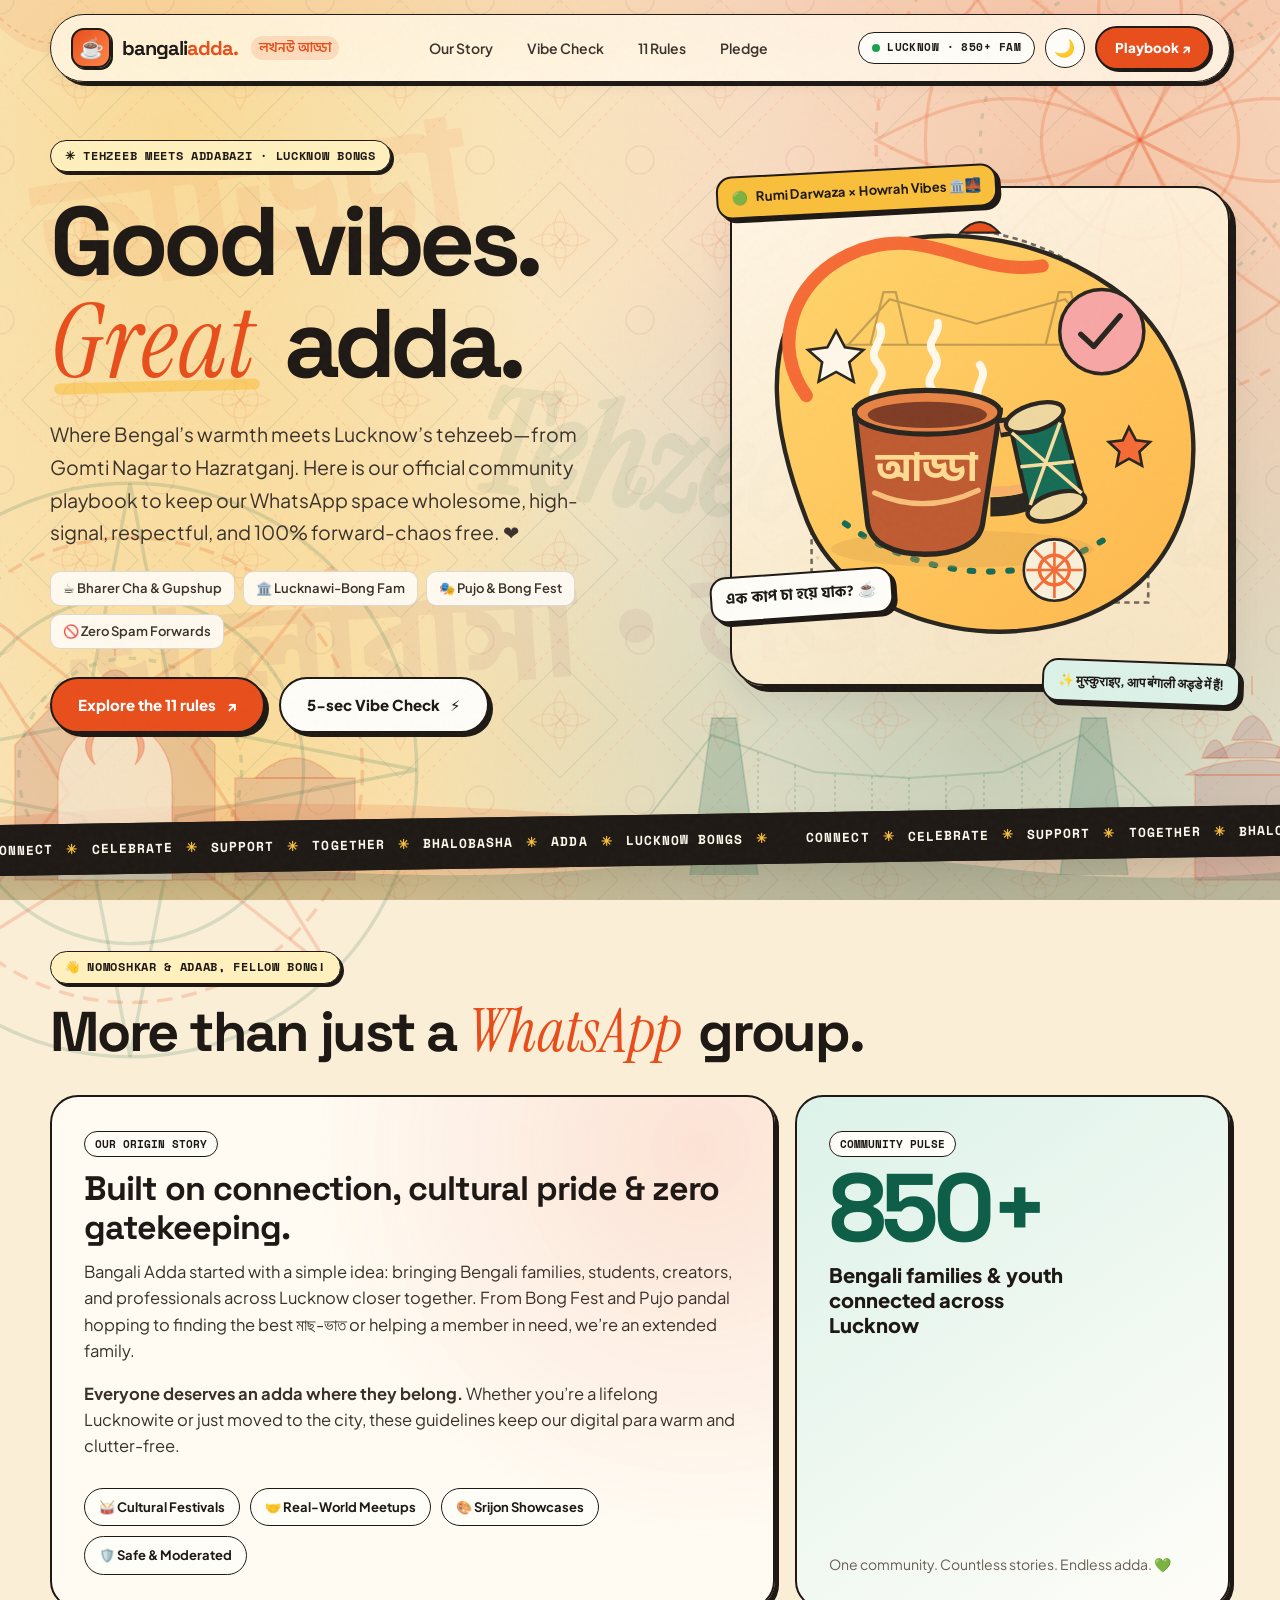
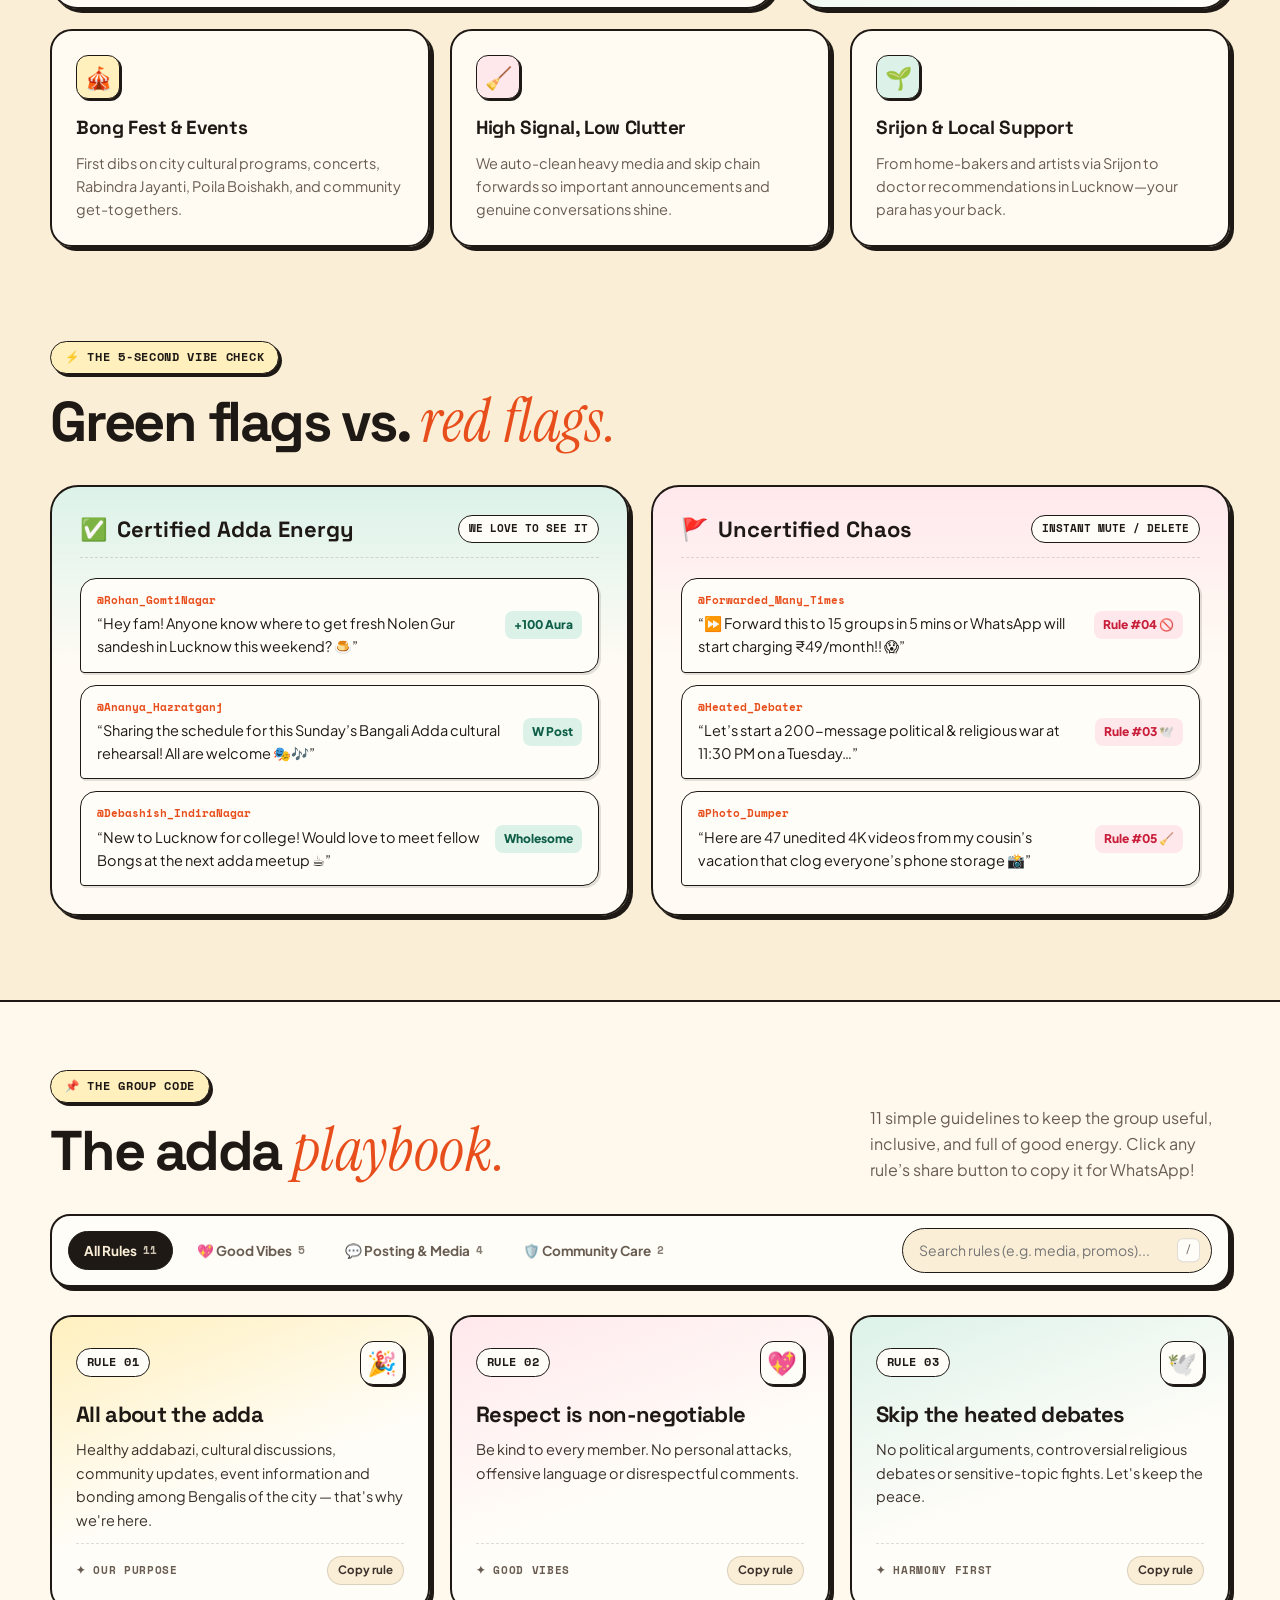
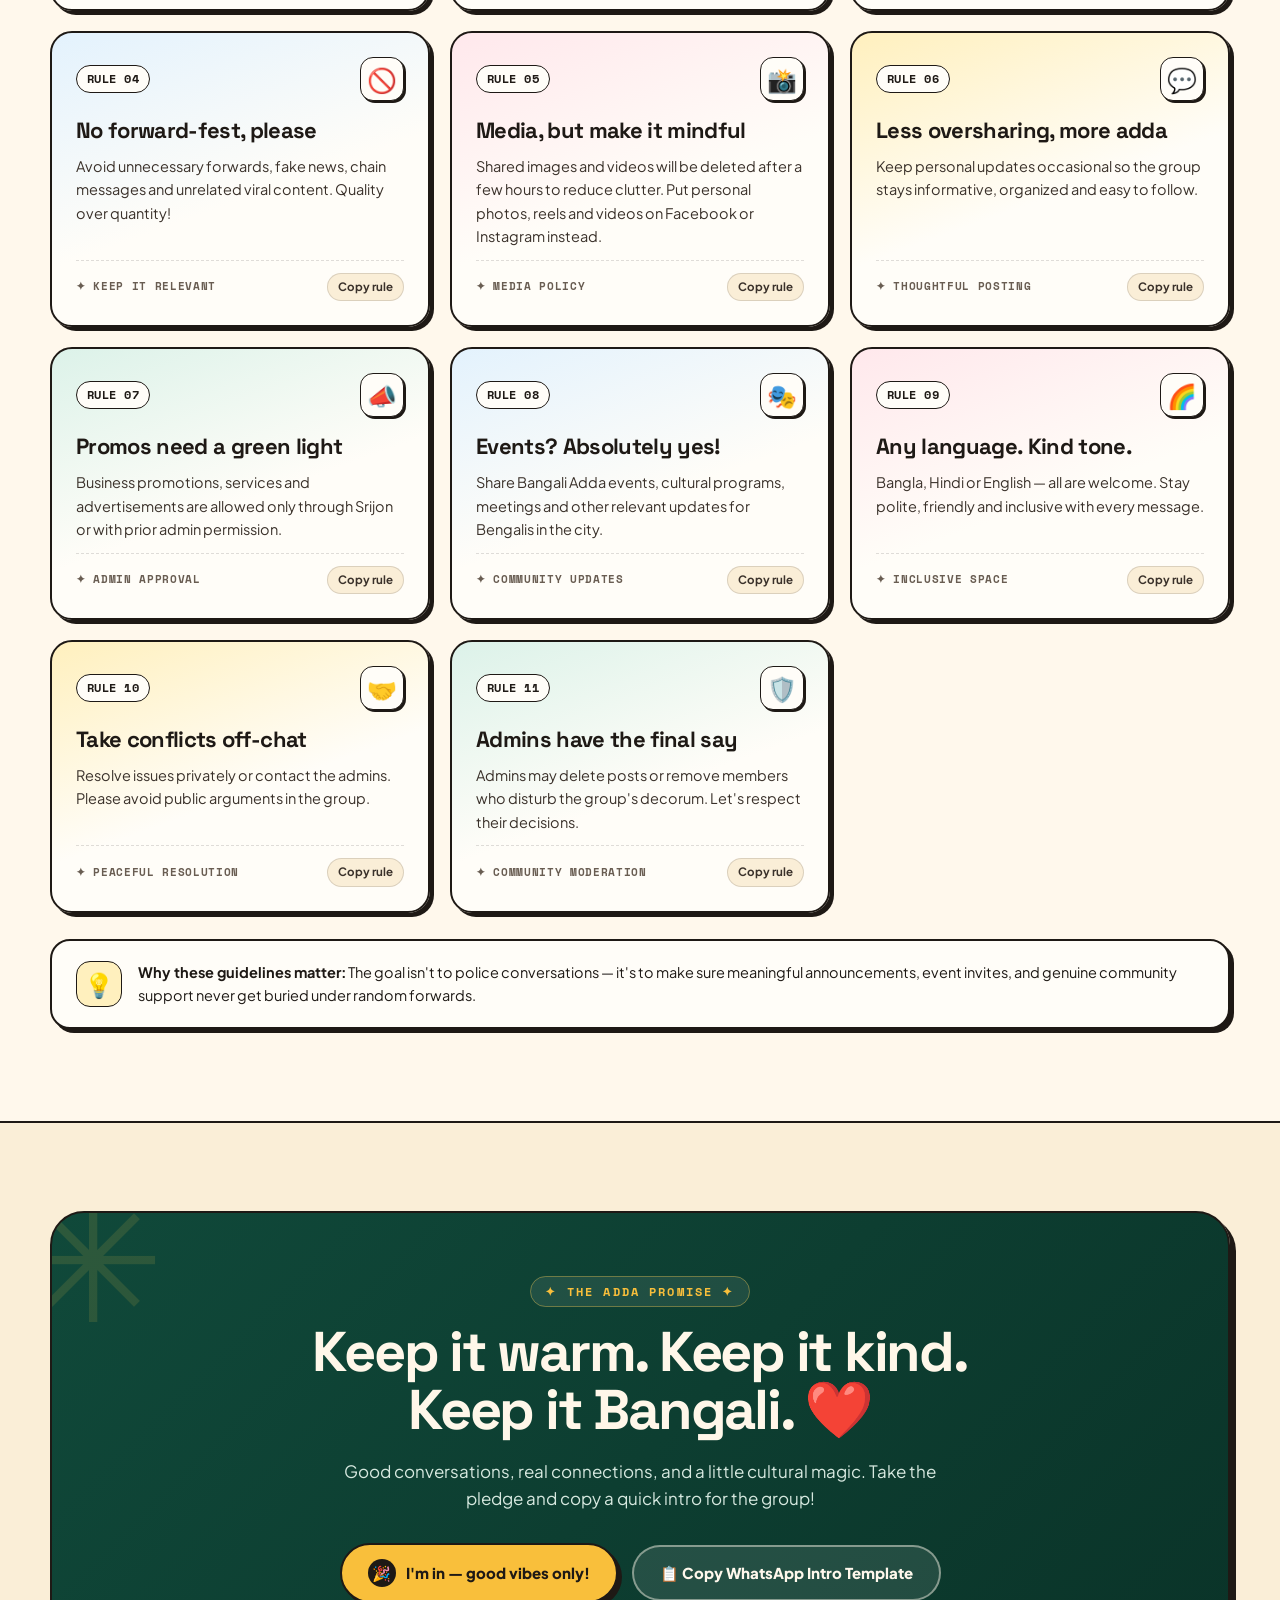
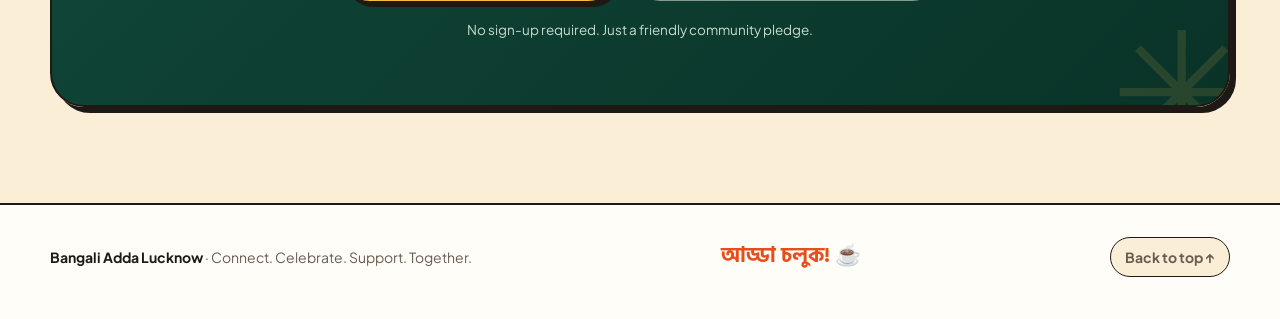
<file: bangali-adda-rules.html>
<!doctype html>
<html lang="en" data-theme="light">
<head>
  <meta charset="utf-8">
  <meta name="viewport" content="width=device-width, initial-scale=1">
  <meta name="theme-color" content="#fdf6ea">
  <meta name="description" content="Bangali Adda Lucknow — our WhatsApp community playbook, cultural roots, and Gen-Z friendly etiquette for keeping the adda warm, real, and chaos-free.">
  <title>Bangali Adda Lucknow ✦ Community Playbook & Vibe Check</title>
  <link rel="preconnect" href="https://fonts.googleapis.com">
  <link rel="preconnect" href="https://fonts.gstatic.com" crossorigin>
  <link href="https://fonts.googleapis.com/css2?family=Hind+Siliguri:wght@500;600;700&family=Instrument+Serif:ital@0;1&family=Plus+Jakarta+Sans:wght@400;500;600;700;800&family=Space+Grotesk:wght@500;600;700&family=Space+Mono:wght@400;700&display=swap" rel="stylesheet">
  <style>
    :root {
      --bg-base: #faeed7;
      --bg-elevated: rgba(255, 250, 240, 0.84);
      --bg-card: rgba(255, 252, 246, 0.92);
      --bg-card-solid: #fffdf8;
      --bg-glass: rgba(255, 249, 238, 0.8);
      --ink: #1e1915;
      --ink-soft: #3a312a;
      --muted: #695d52;
      --line: rgba(30, 25, 21, 0.14);
      --line-strong: #1e1915;
      --sindoor: #e84e1b;
      --sindoor-soft: rgba(232, 78, 27, 0.14);
      --turmeric: #f9bf3b;
      --turmeric-soft: #fff0be;
      --teal: #0f5e47;
      --teal-soft: #dcf2e9;
      --royal-awadh: #8c2d4b;
      --rose: #ff9eaa;
      --rose-soft: #ffe8ec;
      --sky-soft: #e3f2fd;
      --lavender-soft: #efe8ff;
      --shadow-sm: 0 4px 14px rgba(35, 22, 10, 0.06);
      --shadow-md: 0 16px 40px -8px rgba(35, 22, 10, 0.1);
      --shadow-brutal: 4px 4px 0px #1e1915;
      --shadow-brutal-lg: 6px 6px 0px #1e1915;
      --alpana-stroke: rgba(232, 78, 27, 0.22);
      --chikan-stroke: rgba(15, 94, 71, 0.16);
      --skyline-back: rgba(232, 78, 27, 0.14);
      --skyline-mid: rgba(140, 45, 75, 0.15);
      --skyline-front: rgba(15, 94, 71, 0.18);
      --hero-mesh-1: rgba(249, 191, 59, 0.42);
      --hero-mesh-2: rgba(232, 78, 27, 0.25);
      --hero-mesh-3: rgba(15, 94, 71, 0.22);
      --radius-xl: 28px;
      --radius-lg: 22px;
      --radius-md: 16px;
      --font-sans: 'Plus Jakarta Sans', system-ui, -apple-system, 'Segoe UI Emoji', 'Apple Color Emoji', 'Noto Color Emoji', sans-serif;
      --font-display: 'Space Grotesk', 'Plus Jakarta Sans', sans-serif;
      --font-serif: 'Instrument Serif', Georgia, serif;
      --font-mono: 'Space Mono', monospace;
      --font-bn: 'Hind Siliguri', sans-serif;
    }

    [data-theme="dark"] {
      --bg-base: #130f0d;
      --bg-elevated: rgba(28, 22, 19, 0.84);
      --bg-card: rgba(31, 25, 21, 0.9);
      --bg-card-solid: #1e1814;
      --bg-glass: rgba(24, 19, 16, 0.8);
      --ink: #f9f3e8;
      --ink-soft: #e4d9c8;
      --muted: #a89b8c;
      --line: rgba(249, 243, 232, 0.14);
      --line-strong: rgba(249, 243, 232, 0.78);
      --sindoor: #ff6b3d;
      --sindoor-soft: rgba(255, 107, 61, 0.18);
      --turmeric: #ffd15c;
      --turmeric-soft: rgba(255, 209, 92, 0.15);
      --teal: #2dd4a0;
      --teal-soft: rgba(45, 212, 160, 0.14);
      --royal-awadh: #e06d94;
      --rose: #ff94a4;
      --rose-soft: rgba(255, 148, 164, 0.14);
      --sky-soft: rgba(96, 176, 255, 0.15);
      --lavender-soft: rgba(186, 156, 255, 0.15);
      --shadow-sm: 0 4px 16px rgba(0, 0, 0, 0.35);
      --shadow-md: 0 18px 45px -8px rgba(0, 0, 0, 0.55);
      --shadow-brutal: 4px 4px 0px rgba(0, 0, 0, 0.85);
      --shadow-brutal-lg: 6px 6px 0px rgba(0, 0, 0, 0.9);
      --alpana-stroke: rgba(255, 168, 92, 0.18);
      --chikan-stroke: rgba(45, 212, 160, 0.14);
      --skyline-back: rgba(255, 107, 61, 0.14);
      --skyline-mid: rgba(224, 109, 148, 0.14);
      --skyline-front: rgba(45, 212, 160, 0.16);
      --hero-mesh-1: rgba(255, 180, 50, 0.18);
      --hero-mesh-2: rgba(255, 95, 45, 0.18);
      --hero-mesh-3: rgba(25, 165, 120, 0.17);
    }

    * {
      box-sizing: border-box;
    }

    html {
      scroll-behavior: smooth;
      scroll-padding-top: 96px;
    }

    body {
      margin: 0;
      background-color: var(--bg-base);
      color: var(--ink);
      font-family: var(--font-sans);
      line-height: 1.6;
      overflow-x: hidden;
      position: relative;
      transition: background-color 0.35s ease, color 0.35s ease;
    }

    ::selection {
      background: var(--sindoor);
      color: #fff;
    }

    button, input, a {
      font: inherit;
      color: inherit;
    }

    button {
      cursor: pointer;
    }

    /* ==========================================================================
       LUCKNAWI × BENGALI VIBES BACKGROUND (CHIKANKARI + ALPANA + HORIZON)
       ========================================================================== */
    .bg-stage {
      position: fixed;
      inset: 0;
      z-index: -3;
      pointer-events: none;
      overflow: hidden;
      background:
        radial-gradient(circle at 14% 16%, var(--hero-mesh-1), transparent 44%),
        radial-gradient(circle at 86% 20%, var(--hero-mesh-2), transparent 46%),
        radial-gradient(circle at 78% 82%, var(--hero-mesh-3), transparent 48%),
        radial-gradient(circle at 18% 84%, var(--hero-mesh-1), transparent 42%),
        var(--bg-base);
    }

    /* Repeating Lucknawi Chikankari Jaali + Bengali Alpana & Kantha Stitch Tile */
    .bg-pattern {
      position: fixed;
      inset: 0;
      z-index: -2;
      pointer-events: none;
      opacity: 0.85;
      background-image: url("data:image/svg+xml,%3Csvg width='160' height='160' viewBox='0 0 160 160' xmlns='http://www.w3.org/2000/svg'%3E%3Cg fill='none' stroke='%23e84e1b' stroke-opacity='0.13' stroke-width='1.2'%3E%3C!-- Chikankari Jaali Diamond Lattice --%3E%3Cpath d='M80 0 L160 80 L80 160 L0 80 Z' stroke-dasharray='4 4'/%3E%3Cpath d='M80 22 L138 80 L80 138 L22 80 Z' stroke='%230f5e47' stroke-opacity='0.11'/%3E%3C!-- Bengali Alpana Center Lotus --%3E%3Ccircle cx='80' cy='80' r='18'/%3E%3Ccircle cx='80' cy='80' r='8' stroke-dasharray='2 3'/%3E%3Cpath d='M80 50 C88 64 88 72 80 80 C72 72 72 64 80 50 Z'/%3E%3Cpath d='M80 110 C88 96 88 88 80 80 C72 88 72 96 80 110 Z'/%3E%3Cpath d='M50 80 C64 88 72 88 80 80 C72 72 64 72 50 80 Z'/%3E%3Cpath d='M110 80 C96 88 88 88 80 80 C88 72 96 72 110 80 Z'/%3E%3C!-- Corner Paisleys / Kalka Dots --%3E%3Ccircle cx='0' cy='0' r='14' stroke='%238c2d4b' stroke-opacity='0.12'/%3E%3Ccircle cx='160' cy='0' r='14' stroke='%238c2d4b' stroke-opacity='0.12'/%3E%3Ccircle cx='0' cy='160' r='14' stroke='%238c2d4b' stroke-opacity='0.12'/%3E%3Ccircle cx='160' cy='160' r='14' stroke='%238c2d4b' stroke-opacity='0.12'/%3E%3C/g%3E%3C/svg%3E");
      background-size: 160px 160px;
    }

    [data-theme="dark"] .bg-pattern {
      opacity: 0.45;
    }

    /* Top Ornate Awadhi Mehrab & Bengali Toran Canopy */
    .lucknawi-canopy {
      position: fixed;
      top: 0;
      left: 0;
      right: 0;
      height: 120px;
      z-index: -1;
      pointer-events: none;
      overflow: hidden;
      opacity: 0.85;
    }

    .lucknawi-canopy svg {
      width: 100%;
      height: 100%;
      preserveAspectRatio: none;
    }

    /* Bottom Panoramic Skyline: Rumi Darwaza & Imambara meets Howrah Bridge & Dakshineswar */
    .cultural-horizon {
      position: fixed;
      bottom: 0;
      left: 0;
      right: 0;
      height: 290px;
      z-index: -1;
      pointer-events: none;
      overflow: hidden;
    }

    .cultural-horizon svg {
      width: 100%;
      height: 100%;
      display: block;
    }

    /* Floating Cultural Calligraphic & Motif Watermarks */
    .cultural-float-layer {
      position: fixed;
      inset: 0;
      z-index: -1;
      pointer-events: none;
      overflow: hidden;
    }

    .cultural-script-wm {
      position: absolute;
      font-weight: 800;
      user-select: none;
      pointer-events: none;
      line-height: 1;
      color: var(--sindoor);
      opacity: 0.065;
    }

    [data-theme="dark"] .cultural-script-wm {
      opacity: 0.055;
    }

    .wm-adda {
      top: 15%;
      left: 3%;
      font-family: var(--font-bn);
      font-size: clamp(90px, 13vw, 175px);
      transform: rotate(-8deg);
    }

    .wm-adaab {
      top: 46%;
      right: 3%;
      font-family: var(--font-serif);
      font-style: italic;
      font-size: clamp(78px, 11vw, 150px);
      color: var(--teal);
      transform: rotate(6deg);
    }

    .wm-bhalobasha {
      bottom: 22%;
      left: 5%;
      font-family: var(--font-bn);
      font-size: clamp(72px, 10vw, 136px);
      color: var(--royal-awadh);
      transform: rotate(-4deg);
    }

    .alpana-watermark {
      position: fixed;
      z-index: -1;
      pointer-events: none;
      opacity: 0.9;
      transition: transform 0.3s ease-out;
    }

    .alpana-top-right {
      top: -150px;
      right: -150px;
      width: 580px;
      height: 580px;
      animation: slowSpin 95s linear infinite;
    }

    .alpana-bottom-left {
      bottom: -180px;
      left: -180px;
      width: 620px;
      height: 620px;
      animation: slowSpinReverse 115s linear infinite;
    }

    @keyframes slowSpin {
      from { transform: rotate(0deg); }
      to { transform: rotate(360deg); }
    }

    @keyframes slowSpinReverse {
      from { transform: rotate(360deg); }
      to { transform: rotate(0deg); }
    }

    /* Tactile Paper Grain */
    .grain {
      pointer-events: none;
      position: fixed;
      inset: 0;
      z-index: 40;
      opacity: 0.11;
      background-image: url("data:image/svg+xml,%3Csvg viewBox='0 0 200 200' xmlns='http://www.w3.org/2000/svg'%3E%3Cfilter id='n'%3E%3CfeTurbulence type='fractalNoise' baseFrequency='.8' numOctaves='3' stitchTiles='stitch'/%3E%3C/filter%3E%3Crect width='100%25' height='100%25' filter='url(%23n)' opacity='.25'/%3E%3C/svg%3E");
    }

    .wrap {
      width: min(1180px, calc(100% - 40px));
      margin: 0 auto;
    }

    /* ==========================================================================
       STICKY GLASSMORPHIC NAVIGATION
       ========================================================================== */
    .header-sticky {
      position: sticky;
      top: 14px;
      z-index: 35;
      padding: 0 20px;
      margin-top: 14px;
    }

    .nav {
      max-width: 1180px;
      margin: 0 auto;
      height: 68px;
      padding: 0 18px 0 20px;
      display: flex;
      align-items: center;
      justify-content: space-between;
      gap: 16px;
      background: var(--bg-glass);
      backdrop-filter: blur(16px) saturate(160%);
      -webkit-backdrop-filter: blur(16px) saturate(160%);
      border: 1.5px solid var(--line-strong);
      border-radius: 999px;
      box-shadow: var(--shadow-sm), var(--shadow-brutal);
      transition: all 0.25s ease;
    }

    .brand {
      text-decoration: none;
      display: flex;
      align-items: center;
      gap: 11px;
      font-family: var(--font-display);
      font-weight: 800;
      font-size: 20px;
      letter-spacing: -0.05em;
    }

    .brand-icon {
      background: linear-gradient(135deg, var(--sindoor), #ff8547);
      border: 2px solid var(--line-strong);
      border-radius: 13px;
      width: 40px;
      height: 40px;
      display: grid;
      place-items: center;
      box-shadow: 2px 2px 0 var(--line-strong);
      font-size: 20px;
      transition: transform 0.2s cubic-bezier(0.34, 1.56, 0.64, 1);
    }

    .brand:hover .brand-icon {
      transform: rotate(-8deg) scale(1.06);
    }

    .brand-bn {
      font-family: var(--font-bn);
      font-size: 13px;
      font-weight: 600;
      padding: 2px 8px;
      border-radius: 999px;
      background: var(--sindoor-soft);
      color: var(--sindoor);
      margin-left: 2px;
      letter-spacing: 0;
    }

    .nav-links {
      display: flex;
      align-items: center;
      gap: 6px;
    }

    .nav-link {
      text-decoration: none;
      font-size: 14px;
      font-weight: 600;
      padding: 7px 14px;
      border-radius: 999px;
      color: var(--ink-soft);
      transition: background 0.2s, color 0.2s;
    }

    .nav-link:hover {
      background: var(--sindoor-soft);
      color: var(--sindoor);
    }

    .nav-actions {
      display: flex;
      align-items: center;
      gap: 10px;
    }

    .status-pill {
      display: inline-flex;
      align-items: center;
      gap: 7px;
      font-family: var(--font-mono);
      font-size: 11px;
      font-weight: 700;
      letter-spacing: 0.04em;
      text-transform: uppercase;
      border: 1.5px solid var(--line-strong);
      border-radius: 999px;
      padding: 6px 13px;
      background: var(--bg-card-solid);
    }

    .pulse-dot {
      width: 8px;
      height: 8px;
      border-radius: 50%;
      background: #16a34a;
      box-shadow: 0 0 0 0 rgba(22, 163, 74, 0.7);
      animation: pulseGreen 2s infinite;
    }

    @keyframes pulseGreen {
      0% { box-shadow: 0 0 0 0 rgba(22, 163, 74, 0.6); }
      70% { box-shadow: 0 0 0 7px rgba(22, 163, 74, 0); }
      100% { box-shadow: 0 0 0 0 rgba(22, 163, 74, 0); }
    }

    .theme-btn {
      width: 40px;
      height: 40px;
      border-radius: 50%;
      border: 1.5px solid var(--line-strong);
      background: var(--bg-card-solid);
      display: grid;
      place-items: center;
      font-size: 17px;
      transition: transform 0.2s, background 0.2s;
    }

    .theme-btn:hover {
      transform: translateY(-2px) rotate(12deg);
      background: var(--turmeric-soft);
    }

    .small-btn {
      border: 2px solid var(--line-strong);
      background: var(--sindoor);
      color: #fff;
      border-radius: 999px;
      padding: 9px 18px;
      font-size: 13.5px;
      font-weight: 800;
      text-decoration: none;
      white-space: nowrap;
      flex-shrink: 0;
      display: inline-flex;
      align-items: center;
      gap: 5px;
      box-shadow: 2px 2px 0 var(--line-strong);
      transition: transform 0.2s, box-shadow 0.2s, background 0.2s;
    }

    [data-theme="dark"] .small-btn {
      background: var(--turmeric);
      color: #1a1410;
    }

    .small-btn:hover {
      transform: translate(-1px, -2px);
      box-shadow: 4px 4px 0 var(--line-strong);
    }

    /* ==========================================================================
       HERO SECTION
       ========================================================================== */
    .hero {
      position: relative;
      display: grid;
      grid-template-columns: 1.12fr 0.88fr;
      align-items: center;
      gap: 44px;
      padding: 58px 0 76px;
    }

    .eyebrow {
      display: inline-flex;
      align-items: center;
      gap: 8px;
      background: var(--turmeric-soft);
      color: var(--ink);
      border: 1.5px solid var(--line-strong);
      border-radius: 999px;
      padding: 6px 14px;
      font-family: var(--font-mono);
      font-size: 11.5px;
      font-weight: 700;
      letter-spacing: 0.06em;
      text-transform: uppercase;
      box-shadow: 3px 3px 0 var(--line-strong);
    }

    .hero h1 {
      font-family: var(--font-display);
      font-size: clamp(54px, 7.6vw, 102px);
      letter-spacing: -0.055em;
      line-height: 0.94;
      margin: 24px 0 22px;
      font-weight: 800;
    }

    .hero h1 .serif-italic {
      font-family: var(--font-serif);
      font-style: italic;
      font-weight: 400;
      font-size: 1.06em;
      line-height: 1.05;
      color: var(--sindoor);
      letter-spacing: 0.01em;
      padding-right: 0.08em;
      position: relative;
      display: inline-block;
    }

    .hero h1 .serif-italic::after {
      content: "";
      position: absolute;
      left: 2%;
      right: 2%;
      bottom: 4px;
      height: 11px;
      background: var(--turmeric);
      opacity: 0.55;
      border-radius: 99px;
      transform: rotate(-1.5deg);
      z-index: -1;
    }

    .hero .lead {
      max-width: 560px;
      font-size: clamp(16.5px, 1.8vw, 19.5px);
      color: var(--ink-soft);
      line-height: 1.68;
      margin: 0;
    }

    .tldr-strip {
      margin-top: 22px;
      display: flex;
      flex-wrap: wrap;
      gap: 8px;
    }

    .tldr-chip {
      display: inline-flex;
      align-items: center;
      gap: 6px;
      padding: 6px 12px;
      border-radius: 10px;
      background: var(--bg-card);
      border: 1px solid var(--line);
      font-size: 13px;
      font-weight: 600;
      color: var(--ink-soft);
      backdrop-filter: blur(8px);
    }

    .hero-btns {
      display: flex;
      flex-wrap: wrap;
      gap: 14px;
      margin-top: 28px;
    }

    .btn {
      border: 2px solid var(--line-strong);
      border-radius: 999px;
      padding: 14px 26px;
      font-weight: 800;
      font-size: 15px;
      transition: transform 0.2s cubic-bezier(0.34, 1.56, 0.64, 1), box-shadow 0.2s;
      text-decoration: none;
      display: inline-flex;
      align-items: center;
      gap: 10px;
      box-shadow: var(--shadow-brutal);
    }

    .btn:hover {
      transform: translate(-2px, -3px);
      box-shadow: var(--shadow-brutal-lg);
    }

    .btn-primary {
      background: var(--sindoor);
      color: #fff;
    }

    .btn-secondary {
      background: var(--bg-card-solid);
      color: var(--ink);
    }

    /* Hero Visual & Floating Gen Z Chat Pills */
    .hero-art-stage {
      position: relative;
      max-width: 520px;
      justify-self: center;
      width: 100%;
    }

    .hero-art-card {
      position: relative;
      background: linear-gradient(155deg, rgba(255, 248, 231, 0.9), rgba(255, 233, 196, 0.78));
      border: 2px solid var(--line-strong);
      border-radius: 34px;
      padding: 20px;
      box-shadow: var(--shadow-brutal-lg), var(--shadow-md);
      overflow: hidden;
    }

    [data-theme="dark"] .hero-art-card {
      background: linear-gradient(155deg, rgba(40, 32, 25, 0.94), rgba(25, 21, 18, 0.92));
    }

    .hero-art-card svg {
      display: block;
      width: 100%;
      height: auto;
    }

    .float-badge {
      position: absolute;
      z-index: 3;
      background: var(--bg-card-solid);
      border: 2px solid var(--line-strong);
      border-radius: 16px;
      padding: 9px 14px;
      font-size: 13px;
      font-weight: 700;
      box-shadow: var(--shadow-brutal);
      display: flex;
      align-items: center;
      gap: 8px;
      animation: floatBob 5s ease-in-out infinite;
    }

    .float-badge.top-left {
      top: -16px;
      left: -14px;
      transform: rotate(-3deg);
      background: var(--turmeric);
      color: #1e1915;
    }

    .float-badge.bottom-left {
      bottom: 68px;
      left: -20px;
      transform: rotate(-4deg);
      animation-delay: -1.8s;
      font-family: var(--font-bn);
      font-size: 15px;
    }

    .float-badge.bottom-right {
      bottom: -18px;
      right: -10px;
      transform: rotate(2deg);
      background: var(--teal-soft);
      color: var(--ink);
      animation-delay: -3.2s;
    }

    @keyframes floatBob {
      0%, 100% { transform: translateY(0) rotate(-3deg); }
      50% { transform: translateY(-7px) rotate(1deg); }
    }

    /* ==========================================================================
       MARQUEE / TICKER
       ========================================================================== */
    .ticker {
      overflow: hidden;
      background: #1e1915;
      color: #fff8ec;
      border-block: 2px solid var(--line-strong);
      transform: rotate(-0.9deg);
      margin: 6px -10px 76px;
      box-shadow: 0 10px 25px rgba(0, 0, 0, 0.08);
    }

    .ticker-inner {
      padding: 13px 0;
      display: flex;
      gap: 34px;
      white-space: nowrap;
      width: max-content;
      animation: slide 32s linear infinite;
      font-family: var(--font-mono);
      font-weight: 700;
      letter-spacing: 0.08em;
      text-transform: uppercase;
      font-size: 13px;
    }

    .ticker b {
      color: var(--turmeric);
      margin: 0 4px;
    }

    @keyframes slide {
      to { transform: translateX(-50%); }
    }

    /* ==========================================================================
       ABOUT BENTO GRID (LUCKOW MEETS BENGAL)
       ========================================================================== */
    .section-header-block {
      display: flex;
      justify-content: space-between;
      align-items: flex-end;
      gap: 24px;
      margin-bottom: 32px;
      flex-wrap: wrap;
    }

    .section-title {
      font-family: var(--font-display);
      font-weight: 800;
      font-size: clamp(34px, 4.8vw, 56px);
      line-height: 1.08;
      letter-spacing: -0.04em;
      margin: 14px 0 0;
    }

    .section-title .serif-italic {
      font-family: var(--font-serif);
      font-style: italic;
      font-weight: 400;
      font-size: 1.08em;
      letter-spacing: 0.01em;
      padding-right: 0.06em;
      color: var(--sindoor);
      display: inline-block;
    }

    .bento-section {
      padding: 10px 0 84px;
    }

    .bento-grid {
      display: grid;
      grid-template-columns: 1.25fr 0.75fr;
      gap: 20px;
    }

    .bento-card {
      background: var(--bg-card);
      backdrop-filter: blur(12px);
      border: 2px solid var(--line-strong);
      border-radius: var(--radius-xl);
      padding: 32px;
      box-shadow: var(--shadow-brutal);
      position: relative;
      overflow: hidden;
      display: flex;
      flex-direction: column;
      justify-content: space-between;
    }

    .bento-main {
      background:
        radial-gradient(circle at 90% 10%, var(--sindoor-soft), transparent 50%),
        var(--bg-card);
    }

    .bento-main h3 {
      font-family: var(--font-display);
      font-size: clamp(24px, 3vw, 34px);
      margin: 14px 0 12px;
      letter-spacing: -0.03em;
      line-height: 1.15;
    }

    .bento-main p {
      color: var(--ink-soft);
      font-size: 16.5px;
      margin: 0 0 16px;
      max-width: 58ch;
    }

    .pillar-pills {
      display: flex;
      flex-wrap: wrap;
      gap: 10px;
      margin-top: 12px;
    }

    .pillar-pill {
      padding: 8px 14px;
      border-radius: 999px;
      border: 1.5px solid var(--line-strong);
      background: var(--bg-card-solid);
      font-size: 13px;
      font-weight: 700;
      display: inline-flex;
      align-items: center;
      gap: 7px;
    }

    .stat-card {
      background: linear-gradient(145deg, var(--teal-soft), var(--bg-card-solid));
      position: relative;
    }

    .stat-card .big {
      font-family: var(--font-display);
      font-size: clamp(64px, 7.5vw, 100px);
      line-height: 0.95;
      font-weight: 800;
      letter-spacing: -0.06em;
      color: var(--teal);
      margin: 8px 0;
    }

    .stat-card .caption {
      font-weight: 800;
      font-size: 20px;
      line-height: 1.25;
      max-width: 260px;
    }

    .stat-card .tiny {
      font-size: 14px;
      color: var(--muted);
      margin-top: 12px;
    }

    .bento-subgrid {
      grid-column: 1 / -1;
      display: grid;
      grid-template-columns: repeat(3, 1fr);
      gap: 20px;
    }

    .mini-bento {
      background: var(--bg-card);
      border: 2px solid var(--line-strong);
      border-radius: var(--radius-lg);
      padding: 24px;
      box-shadow: var(--shadow-brutal);
      transition: transform 0.2s ease;
    }

    .mini-bento:hover {
      transform: translateY(-4px);
    }

    .mini-bento-icon {
      width: 44px;
      height: 44px;
      border-radius: 12px;
      border: 1.5px solid var(--line-strong);
      display: grid;
      place-items: center;
      font-size: 22px;
      margin-bottom: 14px;
      box-shadow: 2px 2px 0 var(--line-strong);
    }

    .mini-bento h4 {
      font-family: var(--font-display);
      font-size: 19px;
      margin: 0 0 8px;
      letter-spacing: -0.02em;
    }

    .mini-bento p {
      margin: 0;
      font-size: 14.5px;
      color: var(--muted);
    }

    /* ==========================================================================
       GEN Z VIBE CHECK (GREEN FLAGS VS RED FLAGS)
       ========================================================================== */
    .vibe-check-section {
      padding: 10px 0 84px;
    }

    .vibe-columns {
      display: grid;
      grid-template-columns: 1fr 1fr;
      gap: 22px;
    }

    .vibe-box {
      border: 2px solid var(--line-strong);
      border-radius: var(--radius-xl);
      padding: 28px;
      box-shadow: var(--shadow-brutal);
      background: var(--bg-card);
      backdrop-filter: blur(10px);
    }

    .vibe-box.green-flags {
      background: linear-gradient(180deg, var(--teal-soft) 0%, var(--bg-card) 42%);
    }

    .vibe-box.red-flags {
      background: linear-gradient(180deg, var(--rose-soft) 0%, var(--bg-card) 42%);
    }

    .vibe-head {
      display: flex;
      align-items: center;
      justify-content: space-between;
      flex-wrap: wrap;
      gap: 10px;
      margin-bottom: 20px;
      padding-bottom: 14px;
      border-bottom: 1.5px dashed var(--line);
    }

    .vibe-head h3 {
      font-family: var(--font-display);
      font-size: 22px;
      line-height: 1.2;
      margin: 0;
      display: flex;
      align-items: center;
      gap: 10px;
    }

    .vibe-tag {
      font-family: var(--font-mono);
      font-size: 11px;
      font-weight: 700;
      text-transform: uppercase;
      white-space: nowrap;
      padding: 4px 10px;
      border-radius: 999px;
      border: 1.5px solid var(--line-strong);
      background: var(--bg-card-solid);
    }

    .chat-list {
      display: flex;
      flex-direction: column;
      gap: 12px;
    }

    .chat-bubble {
      background: var(--bg-card-solid);
      border: 1.5px solid var(--line-strong);
      border-radius: 16px 16px 16px 4px;
      padding: 13px 16px;
      font-size: 14.5px;
      box-shadow: 2px 2px 0 rgba(30, 25, 21, 0.12);
      display: flex;
      align-items: flex-start;
      justify-content: space-between;
      gap: 12px;
    }

    .chat-bubble .sender {
      display: block;
      font-family: var(--font-mono);
      font-size: 11px;
      font-weight: 700;
      color: var(--sindoor);
      margin-bottom: 3px;
    }

    .chat-verdict {
      font-size: 12px;
      font-weight: 800;
      white-space: nowrap;
      padding: 4px 9px;
      border-radius: 8px;
      align-self: center;
    }

    .green-flags .chat-verdict {
      background: var(--teal-soft);
      color: var(--teal);
    }

    .red-flags .chat-verdict {
      background: var(--rose-soft);
      color: #c81e3a;
    }

    [data-theme="dark"] .red-flags .chat-verdict {
      color: #ff94a4;
    }

    /* ==========================================================================
       RULES SECTION (THE ADDA PLAYBOOK)
       ========================================================================== */
    .rules-section {
      padding: 68px 0 92px;
      background: var(--bg-elevated);
      border-block: 2px solid var(--line-strong);
      position: relative;
    }

    .rule-toolbar {
      display: flex;
      align-items: center;
      justify-content: space-between;
      gap: 14px;
      flex-wrap: wrap;
      margin-bottom: 28px;
      background: var(--bg-card-solid);
      border: 2px solid var(--line-strong);
      border-radius: 20px;
      padding: 12px 16px;
      box-shadow: var(--shadow-brutal);
    }

    .filter-box {
      display: flex;
      gap: 8px;
      flex-wrap: wrap;
    }

    .filter {
      border: 1.5px solid transparent;
      background: transparent;
      border-radius: 999px;
      padding: 8px 15px;
      font-size: 13.5px;
      font-weight: 700;
      color: var(--muted);
      transition: all 0.2s ease;
      display: inline-flex;
      align-items: center;
      gap: 6px;
    }

    .filter:hover {
      color: var(--ink);
      background: var(--sindoor-soft);
    }

    .filter.active {
      background: var(--ink);
      border-color: var(--ink);
      color: var(--bg-base);
    }

    .filter-count {
      font-family: var(--font-mono);
      font-size: 11px;
      opacity: 0.8;
    }

    .search-wrap {
      position: relative;
      width: min(310px, 100%);
    }

    .search {
      border: 1.5px solid var(--line-strong);
      background: var(--bg-base);
      border-radius: 999px;
      padding: 10px 42px 10px 16px;
      font-size: 14px;
      outline: none;
      width: 100%;
      transition: box-shadow 0.2s, border-color 0.2s;
    }

    .search:focus {
      border-color: var(--sindoor);
      box-shadow: 0 0 0 3px var(--sindoor-soft);
    }

    .search-kbd {
      position: absolute;
      right: 12px;
      top: 50%;
      transform: translateY(-50%);
      font-family: var(--font-mono);
      font-size: 11px;
      padding: 2px 7px;
      border-radius: 6px;
      border: 1px solid var(--line);
      background: var(--bg-card-solid);
      color: var(--muted);
      pointer-events: none;
    }

    .rules-grid {
      display: grid;
      grid-template-columns: repeat(3, minmax(0, 1fr));
      gap: 20px;
    }

    .rule {
      position: relative;
      min-height: 250px;
      border: 2px solid var(--line-strong);
      border-radius: var(--radius-lg);
      padding: 24px;
      box-shadow: var(--shadow-brutal);
      transition: transform 0.22s cubic-bezier(0.34, 1.56, 0.64, 1), box-shadow 0.22s;
      display: flex;
      flex-direction: column;
      gap: 11px;
      background: var(--bg-card-solid);
      overflow: hidden;
    }

    .rule:hover {
      transform: translate(-2px, -5px);
      box-shadow: 7px 7px 0 var(--line-strong);
    }

    .rule[data-tone="pink"] {
      background: linear-gradient(160deg, var(--rose-soft) 0%, var(--bg-card-solid) 55%);
    }
    .rule[data-tone="green"] {
      background: linear-gradient(160deg, var(--teal-soft) 0%, var(--bg-card-solid) 55%);
    }
    .rule[data-tone="yellow"] {
      background: linear-gradient(160deg, var(--turmeric-soft) 0%, var(--bg-card-solid) 55%);
    }
    .rule[data-tone="blue"] {
      background: linear-gradient(160deg, var(--sky-soft) 0%, var(--bg-card-solid) 55%);
    }

    .rule-top {
      display: flex;
      justify-content: space-between;
      align-items: center;
      gap: 12px;
    }

    .rule-number {
      font-family: var(--font-mono);
      font-size: 11.5px;
      font-weight: 700;
      border: 1.5px solid var(--line-strong);
      background: var(--bg-card-solid);
      border-radius: 999px;
      padding: 4px 10px;
      letter-spacing: 0.04em;
    }

    .rule-emoji-wrap {
      width: 44px;
      height: 44px;
      border-radius: 13px;
      border: 1.5px solid var(--line-strong);
      background: var(--bg-card-solid);
      display: grid;
      place-items: center;
      font-size: 24px;
      box-shadow: 2px 2px 0 var(--line-strong);
    }

    .rule h3 {
      font-family: var(--font-display);
      font-size: 22px;
      letter-spacing: -0.03em;
      line-height: 1.18;
      margin: 6px 0 0;
      font-weight: 800;
    }

    .rule p {
      color: var(--ink-soft);
      font-size: 14.5px;
      line-height: 1.62;
      margin: 0;
    }

    .rule-footer {
      margin-top: auto;
      padding-top: 12px;
      border-top: 1px dashed var(--line);
      display: flex;
      align-items: center;
      justify-content: space-between;
      gap: 8px;
    }

    .rule .category {
      font-family: var(--font-mono);
      font-size: 11px;
      font-weight: 700;
      letter-spacing: 0.06em;
      text-transform: uppercase;
      color: var(--muted);
    }

    .copy-rule-btn {
      border: 1px solid var(--line);
      background: var(--bg-base);
      border-radius: 999px;
      padding: 4px 10px;
      font-size: 11.5px;
      font-weight: 700;
      color: var(--ink-soft);
      transition: all 0.18s;
    }

    .copy-rule-btn:hover {
      background: var(--ink);
      color: var(--bg-base);
      border-color: var(--ink);
    }

    .rule[hidden] {
      display: none;
    }

    .empty {
      display: none;
      text-align: center;
      padding: 56px 20px;
      background: var(--bg-card-solid);
      border: 2px dashed var(--line-strong);
      border-radius: var(--radius-lg);
      color: var(--muted);
    }

    .empty.visible {
      display: block;
    }

    .reset-btn {
      margin-top: 12px;
      border: 1.5px solid var(--line-strong);
      background: var(--turmeric);
      color: #1e1915;
      border-radius: 999px;
      padding: 8px 16px;
      font-weight: 700;
      font-size: 13px;
    }

    .media-note {
      margin-top: 26px;
      background: var(--bg-card-solid);
      border: 2px solid var(--line-strong);
      border-radius: 20px;
      padding: 20px 24px;
      display: flex;
      align-items: center;
      gap: 16px;
      font-size: 14.5px;
      box-shadow: var(--shadow-brutal);
    }

    .media-note .ico {
      width: 46px;
      height: 46px;
      border-radius: 14px;
      background: var(--turmeric-soft);
      border: 1.5px solid var(--line-strong);
      display: grid;
      place-items: center;
      font-size: 24px;
      flex-shrink: 0;
    }

    /* ==========================================================================
       PLEDGE ZONE & CONFETTI INTERACTION
       ========================================================================== */
    .pledge-zone {
      padding: 88px 0 96px;
    }

    .pledge {
      position: relative;
      background: linear-gradient(135deg, #10493a 0%, #0a3328 100%);
      color: #fff7e9;
      border: 2.5px solid var(--line-strong);
      border-radius: 34px;
      padding: 64px 36px;
      text-align: center;
      overflow: hidden;
      box-shadow: var(--shadow-brutal-lg);
    }

    .pledge::before,
    .pledge::after {
      content: "✳";
      position: absolute;
      font-size: 170px;
      color: rgba(255, 202, 75, 0.12);
      line-height: 1;
      pointer-events: none;
    }

    .pledge::before {
      left: -30px;
      top: -45px;
    }

    .pledge::after {
      right: -25px;
      bottom: -65px;
    }

    .pledge .label {
      font-family: var(--font-mono);
      font-size: 12px;
      text-transform: uppercase;
      font-weight: 700;
      letter-spacing: 0.18em;
      color: var(--turmeric);
      background: rgba(255, 255, 255, 0.08);
      padding: 6px 14px;
      border-radius: 999px;
      border: 1px solid rgba(255, 202, 75, 0.35);
    }

    .pledge h2 {
      font-family: var(--font-display);
      font-size: clamp(34px, 4.8vw, 56px);
      line-height: 1.05;
      letter-spacing: -0.04em;
      max-width: 720px;
      margin: 20px auto 18px;
    }

    .pledge p {
      max-width: 600px;
      margin: 0 auto 30px;
      color: #d6e8df;
      font-size: 17px;
    }

    .pledge-actions {
      display: flex;
      justify-content: center;
      align-items: center;
      gap: 14px;
      flex-wrap: wrap;
      position: relative;
      z-index: 2;
    }

    .pledge .btn {
      background: var(--turmeric);
      color: #1e1915;
      border-color: #1e1915;
    }

    .pledge .btn .btn-emoji-pill {
      width: 28px;
      height: 28px;
      border-radius: 50%;
      background: #1e1915;
      color: #fff;
      display: inline-grid;
      place-items: center;
      font-size: 15px;
      line-height: 1;
      flex-shrink: 0;
    }

    .pledge .btn.agreed {
      background: #9ef0b4;
      color: #0e291b;
    }

    .pledge .btn-outline-light {
      background: rgba(255, 255, 255, 0.1);
      color: #fff8ec;
      border: 2px solid rgba(255, 248, 236, 0.45);
      box-shadow: none;
    }

    .pledge .btn-outline-light:hover {
      background: rgba(255, 255, 255, 0.2);
    }

    .pledge .hint {
      display: block;
      margin-top: 16px;
      font-size: 13.5px;
      color: #c7dcd0;
      min-height: 22px;
    }

    /* ==========================================================================
       FOOTER
       ========================================================================== */
    footer {
      border-top: 2px solid var(--line-strong);
      background: var(--bg-card-solid);
      padding: 32px 0 42px;
    }

    .footer-row {
      display: flex;
      justify-content: space-between;
      align-items: center;
      gap: 16px;
      flex-wrap: wrap;
      font-size: 14px;
      color: var(--muted);
    }

    .footer-row strong {
      color: var(--ink);
    }

    .footer-row .bengali {
      font-family: var(--font-bn);
      font-size: 21px;
      color: var(--sindoor);
      font-weight: 700;
    }

    .back {
      font-weight: 700;
      text-decoration: none;
      padding: 8px 14px;
      border-radius: 999px;
      border: 1.5px solid var(--line-strong);
      background: var(--bg-base);
    }

    .back:hover {
      background: var(--turmeric-soft);
    }

    /* Toast Notification */
    .toast {
      position: fixed;
      bottom: 24px;
      right: 24px;
      z-index: 60;
      background: #1e1915;
      color: #fff8ec;
      border: 2px solid var(--turmeric);
      border-radius: 14px;
      padding: 12px 18px;
      font-size: 13.5px;
      font-weight: 700;
      box-shadow: 0 12px 30px rgba(0,0,0,0.28);
      transform: translateY(120%);
      opacity: 0;
      transition: transform 0.28s cubic-bezier(0.34, 1.56, 0.64, 1), opacity 0.28s;
      pointer-events: none;
    }

    .toast.show {
      transform: translateY(0);
      opacity: 1;
    }

    /* ==========================================================================
       RESPONSIVE BREAKPOINTS
       ========================================================================== */
    @media (max-width: 960px) {
      .nav-links,
      .status-pill,
      .brand-bn {
        display: none;
      }
      .hero {
        grid-template-columns: 1fr;
        gap: 36px;
        padding: 40px 0 64px;
      }
      .hero-art-stage {
        max-width: 470px;
      }
      .bento-grid,
      .vibe-columns {
        grid-template-columns: 1fr;
      }
      .bento-subgrid {
        grid-template-columns: 1fr;
      }
      .rules-grid {
        grid-template-columns: repeat(2, minmax(0, 1fr));
      }
    }

    @media (max-width: 650px) {
      .wrap {
        width: calc(100% - 28px);
      }
      .header-sticky {
        padding: 0 10px;
        top: 10px;
      }
      .nav {
        height: 60px;
        padding: 0 10px 0 12px;
        gap: 8px;
      }
      .brand {
        font-size: 18px;
        gap: 8px;
        min-width: 0;
      }
      .brand-icon {
        width: 34px;
        height: 34px;
        font-size: 17px;
        border-radius: 10px;
        flex-shrink: 0;
      }
      .nav-actions {
        gap: 8px;
        flex-shrink: 0;
      }
      .theme-btn {
        width: 36px;
        height: 36px;
        font-size: 15px;
        flex-shrink: 0;
      }
      .small-btn {
        padding: 8px 14px;
        font-size: 13px;
      }
      .eyebrow {
        font-size: 10.5px;
        padding: 5px 11px;
        max-width: 100%;
        white-space: normal;
        line-height: 1.35;
      }
      .hero {
        padding: 28px 0 52px;
        gap: 28px;
      }
      .hero h1 {
        font-size: clamp(40px, 11.5vw, 56px);
        line-height: 1.06;
        letter-spacing: -0.035em;
        margin: 18px 0 16px;
      }
      .hero h1 .serif-italic::after {
        height: 7px;
        bottom: 2px;
      }
      .section-title {
        font-size: clamp(28px, 8vw, 38px);
        line-height: 1.14;
        letter-spacing: -0.025em;
      }
      .bento-card {
        padding: 22px 18px;
        border-radius: 22px;
      }
      .bento-main h3 {
        font-size: 22px;
        line-height: 1.22;
      }
      .vibe-box {
        padding: 20px 16px;
        border-radius: 22px;
      }
      .vibe-head {
        flex-direction: column;
        align-items: flex-start;
        gap: 8px;
      }
      .vibe-head h3 {
        font-size: 19px;
        line-height: 1.25;
      }
      .chat-bubble {
        flex-direction: column;
        align-items: flex-start;
        gap: 10px;
        padding: 12px 14px;
      }
      .chat-bubble .sender {
        word-break: break-word;
        overflow-wrap: anywhere;
      }
      .chat-verdict {
        align-self: flex-start;
      }
      .float-badge.top-left {
        position: static;
        display: inline-flex;
        margin: 0 0 12px 0;
        transform: none;
        animation: none;
      }
      .float-badge.bottom-left,
      .float-badge.bottom-right {
        position: static;
        display: inline-flex;
        margin: 10px 8px 0 0;
        transform: none;
        animation: none;
        font-size: 13px;
        padding: 8px 12px;
      }
      .hero-btns .btn {
        width: 100%;
        justify-content: center;
      }
      .filter-box {
        display: grid;
        grid-template-columns: 1fr 1fr;
        width: 100%;
      }
      .filter {
        justify-content: center;
        padding: 9px 10px;
        font-size: 12.5px;
      }
      .media-note {
        align-items: flex-start;
        padding: 16px;
        gap: 12px;
      }
      .rules-grid {
        grid-template-columns: 1fr;
      }
      .rule-toolbar {
        align-items: stretch;
      }
      .search-wrap {
        width: 100%;
      }
      .pledge {
        padding: 40px 18px;
        border-radius: 24px;
      }
      .pledge h2 {
        font-size: clamp(26px, 7.5vw, 36px);
        line-height: 1.15;
      }
      .pledge-actions .btn {
        width: 100%;
        justify-content: center;
      }
    }

    @media (prefers-reduced-motion: reduce) {
      *, *::before, *::after {
        scroll-behavior: auto !important;
        animation: none !important;
        transition: none !important;
      }
    }
  </style>
</head>
<body>
  <!-- Layered Lucknawi × Bengali Cultural Background -->
  <div class="bg-stage" aria-hidden="true"></div>
  <div class="bg-pattern" aria-hidden="true"></div>

  <!-- Top Ornate Awadhi Cuspated Mehrab Arch & Bengali Marigold/Shiuli Toran Canopy -->
  <div class="lucknawi-canopy" aria-hidden="true">
    <svg viewBox="0 0 1440 120" fill="none" xmlns="http://www.w3.org/2000/svg" preserveAspectRatio="none">
      <!-- Scalloped Awadhi Mehrab Border + Bengali Toran Festoons -->
      <path d="M0 0 H1440 V28 Q1380 78 1320 28 Q1260 78 1200 28 Q1140 78 1080 28 Q1020 78 960 28 Q900 78 840 28 Q780 78 720 28 Q660 78 600 28 Q540 78 480 28 Q420 78 360 28 Q300 78 240 28 Q180 78 120 28 Q60 78 0 28 Z" fill="var(--sindoor)" fill-opacity="0.09"/>
      <path d="M0 18 Q60 68 120 18 Q180 68 240 18 Q300 68 360 18 Q420 68 480 18 Q540 68 600 18 Q660 68 720 18 Q780 68 840 18 Q900 68 960 18 Q1020 68 1080 18 Q1140 68 1200 18 Q1260 68 1320 18 Q1380 68 1440 18" stroke="var(--alpana-stroke)" stroke-width="2" stroke-dasharray="5 5"/>
      <!-- Hanging Marigold & Shiuli Tassels -->
      <g fill="var(--sindoor)" fill-opacity="0.22">
        <circle cx="120" cy="42" r="5"/><circle cx="120" cy="56" r="3.5"/>
        <circle cx="360" cy="42" r="5"/><circle cx="360" cy="56" r="3.5"/>
        <circle cx="600" cy="42" r="5"/><circle cx="600" cy="56" r="3.5"/>
        <circle cx="840" cy="42" r="5"/><circle cx="840" cy="56" r="3.5"/>
        <circle cx="1080" cy="42" r="5"/><circle cx="1080" cy="56" r="3.5"/>
        <circle cx="1320" cy="42" r="5"/><circle cx="1320" cy="56" r="3.5"/>
      </g>
    </svg>
  </div>

  <!-- Floating Bilingual Calligraphy & Lucknawi-Bengali Motif Watermarks -->
  <div class="cultural-float-layer" aria-hidden="true">
    <div class="cultural-script-wm wm-adda" lang="bn">আড্ডা</div>
    <div class="cultural-script-wm wm-adaab">Tehzeeb &amp; Adda</div>
    <div class="cultural-script-wm wm-bhalobasha" lang="bn">ভালোবাসা • लखनऊ</div>
  </div>

  <!-- Rotating Bengali Alpana × Lucknawi Chikankari Mandala Watermarks -->
  <svg class="alpana-watermark alpana-top-right" viewBox="0 0 400 400" fill="none" xmlns="http://www.w3.org/2000/svg" aria-hidden="true">
    <g stroke="var(--alpana-stroke)" stroke-width="2.2">
      <circle cx="200" cy="200" r="182" stroke-dasharray="8 8"/>
      <circle cx="200" cy="200" r="148"/>
      <circle cx="200" cy="200" r="110" stroke="var(--chikan-stroke)" stroke-dasharray="4 8"/>
      <circle cx="200" cy="200" r="68"/>
      <!-- 8-Petal Bengali Alpana Lotus + Chikankari Kairi Curves -->
      <path d="M200 18 C238 90, 238 130, 200 200 C162 130, 162 90, 200 18 Z"/>
      <path d="M200 382 C238 310, 238 270, 200 200 C162 270, 162 310, 200 382 Z"/>
      <path d="M18 200 C90 238, 130 238, 200 200 C130 162, 90 162, 18 200 Z"/>
      <path d="M382 200 C310 238, 270 238, 200 200 C270 162, 310 162, 382 200 Z"/>
      <path d="M71 71 C140 105, 165 130, 200 200 C130 165, 105 140, 71 71 Z"/>
      <path d="M329 329 C260 295, 235 270, 200 200 C270 235, 295 260, 329 329 Z"/>
      <path d="M329 71 C295 140, 270 165, 200 200 C235 130, 260 105, 329 71 Z"/>
      <path d="M71 329 C105 260, 130 235, 200 200 C165 270, 140 295, 71 329 Z"/>
    </g>
  </svg>

  <svg class="alpana-watermark alpana-bottom-left" viewBox="0 0 400 400" fill="none" xmlns="http://www.w3.org/2000/svg" aria-hidden="true">
    <g stroke="var(--chikan-stroke)" stroke-width="2.2">
      <circle cx="200" cy="200" r="185"/>
      <circle cx="200" cy="200" r="150" stroke="var(--alpana-stroke)" stroke-dasharray="10 6"/>
      <circle cx="200" cy="200" r="112"/>
      <circle cx="200" cy="200" r="72" stroke-dasharray="5 8"/>
      <path d="M200 15 L230 170 L385 200 L230 230 L200 385 L170 230 L15 200 L170 170 Z"/>
      <path d="M69 69 L185 160 L331 69 L240 185 L331 331 L215 240 L69 331 L160 215 Z" stroke="var(--alpana-stroke)"/>
    </g>
  </svg>

  <!-- Fixed Panoramic Skyline: Lucknow's Rumi Darwaza & Imambara meets Kolkata's Howrah Bridge & Dakshineswar -->
  <div class="cultural-horizon" aria-hidden="true">
    <svg viewBox="0 0 1440 290" fill="none" xmlns="http://www.w3.org/2000/svg" preserveAspectRatio="xMidYMax slice">
      <!-- Distant Horizon Glow -->
      <path d="M0 290 V215 Q360 175 720 210 T1440 195 V290 Z" fill="var(--skyline-back)"/>

      <!-- LEFT SIDE: LUCKNOW HERITAGE (Rumi Darwaza, Bara Imambara Domes, Chhatris & Twin Fish) -->
      <g fill="var(--skyline-mid)" stroke="var(--alpana-stroke)" stroke-width="1.5">
        <!-- Bara Imambara Minaret & Domes -->
        <rect x="42" y="120" width="22" height="150"/>
        <path d="M38 120 Q53 92 68 120 Z"/>
        <line x1="53" y1="80" x2="53" y2="96"/>
        <!-- Rumi Darwaza Iconic Gate & Multifoil Arch -->
        <path d="M95 270 V135 L130 98 L195 76 L260 98 L295 135 V270 Z"/>
        <!-- Rumi Darwaza Top Chhatri & FinialSpire -->
        <path d="M175 76 Q195 44 215 76 Z"/>
        <line x1="195" y1="28" x2="195" y2="46" stroke-width="2"/>
        <circle cx="195" cy="36" r="3"/>
        <path d="M125 98 Q138 78 151 98 Z"/>
        <path d="M239 98 Q252 78 265 98 Z"/>
        <!-- Inner Cuspated Arch Cutout of Rumi Darwaza -->
        <path d="M138 270 V172 C138 135 168 112 195 104 C222 112 252 135 252 172 V270 Z" fill="var(--bg-base)" fill-opacity="0.7"/>
        <!-- Lucknawi Twin Fish Emblem (Mahi-Maratib) inside the Arch -->
        <path d="M175 155 C162 142 162 126 178 120 C170 132 170 144 175 155 Z" fill="var(--sindoor)" fill-opacity="0.35"/>
        <path d="M215 155 C228 142 228 126 212 120 C220 132 220 144 215 155 Z" fill="var(--sindoor)" fill-opacity="0.35"/>
        <!-- Secondary Awadhi Arch Pavilion -->
        <rect x="315" y="168" width="120" height="102"/>
        <path d="M335 168 Q375 128 415 168 Z"/>
        <line x1="375" y1="112" x2="375" y2="130"/>
      </g>

      <!-- RIGHT SIDE: BENGAL HERITAGE (Howrah Bridge Cantilever Trusses & Dakshineswar Terracotta Temple) -->
      <g stroke="var(--chikan-stroke)" stroke-width="1.8" fill="none">
        <!-- Howrah Bridge Towers & Truss Span -->
        <path d="M770 265 L792 108 H816 L838 265" fill="var(--skyline-front)"/>
        <path d="M1140 265 L1162 108 H1186 L1208 265" fill="var(--skyline-front)"/>
        <!-- Top Cantilever Arch & Deck -->
        <path d="M720 218 H1255" stroke-width="3"/>
        <path d="M720 218 L792 125 L895 162 L989 168 L1082 162 L1162 125 L1255 218" stroke-width="2"/>
        <!-- Vertical & Diagonal Truss Webbing -->
        <path d="M838 142 V218 M875 155 V218 M915 164 V218 M952 166 V218 M989 168 V218 M1026 166 V218 M1064 164 V218 M1102 155 V218 M1140 142 V218" stroke-dasharray="3 3"/>
      </g>

      <!-- Dakshineswar / Bengal Navaratna Temple Silhouettes on Far Right -->
      <g fill="var(--skyline-mid)" stroke="var(--alpana-stroke)" stroke-width="1.5">
        <rect x="1275" y="165" width="115" height="105"/>
        <!-- Curved Bengali Aat-Chala Roofs & Shikharas -->
        <path d="M1265 165 Q1332 135 1400 165 Z"/>
        <path d="M1285 148 Q1332 115 1380 148 Z"/>
        <path d="M1312 130 Q1332 82 1352 130 Z"/>
        <line x1="1332" y1="66" x2="1332" y2="85" stroke-width="2"/>
        <path d="M1282 148 Q1295 112 1308 148 Z"/>
        <path d="M1356 148 Q1369 112 1382 148 Z"/>
      </g>

      <!-- GOMTI MEETS HOOGHLY RIVER WAVES & COUNTRY BOAT (NAUKA) -->
      <path d="M0 258 Q180 242 360 258 T720 255 T1080 258 T1440 252 V290 H0 Z" fill="var(--skyline-front)"/>
      <!-- Country Boat with Curved Canopy in Center Sangam -->
      <g transform="translate(555, 226)" fill="var(--sindoor)" fill-opacity="0.28" stroke="var(--alpana-stroke)" stroke-width="1.5">
        <path d="M0 20 Q45 38 95 18 L82 32 H14 Z"/>
        <path d="M26 22 Q48 -2 70 22 Z"/>
        <path d="M48 -18 L48 22 M48 -16 L72 6 L48 10 Z"/>
      </g>
    </svg>
  </div>

  <div class="grain" aria-hidden="true"></div>

  <!-- Sticky Navigation Bar -->
  <div class="header-sticky" id="top">
    <header>
      <nav class="nav" aria-label="Main navigation">
        <a class="brand" href="#top">
          <span class="brand-icon" aria-hidden="true">☕</span>
          <span>bangali<span style="color:var(--sindoor)">adda.</span></span>
          <span class="brand-bn" lang="bn">লখনউ আড্ডা</span>
        </a>

        <div class="nav-links">
          <a class="nav-link" href="#about">Our Story</a>
          <a class="nav-link" href="#vibe-check">Vibe Check</a>
          <a class="nav-link" href="#rules">11 Rules</a>
          <a class="nav-link" href="#pledge">Pledge</a>
        </div>

        <div class="nav-actions">
          <span class="status-pill"><span class="pulse-dot" aria-hidden="true"></span> Lucknow · 850+ Fam</span>
          <button class="theme-btn" id="themeToggle" type="button" aria-label="Toggle night adda dark mode" title="Switch Light / Night Adda Mode">🌙</button>
          <a class="small-btn" href="#rules">Playbook ↗</a>
        </div>
      </nav>
    </header>
  </div>

  <main>
    <!-- HERO SECTION -->
    <section class="hero wrap" aria-labelledby="hero-title">
      <div>
        <span class="eyebrow">✳ Tehzeeb meets Addabazi · Lucknow Bongs</span>
        <h1 id="hero-title">
          Good vibes.<br>
          <span class="serif-italic">Great</span> adda.
        </h1>
        <p class="lead">
          Where Bengal’s warmth meets Lucknow’s tehzeeb—from Gomti Nagar to Hazratganj. Here is our official community playbook to keep our WhatsApp space wholesome, high-signal, respectful, and 100% forward-chaos free. ❤️
        </p>

        <div class="tldr-strip" aria-label="Quick community highlights">
          <span class="tldr-chip">☕ Bharer Cha &amp; Gupshup</span>
          <span class="tldr-chip">🏛️ Lucknawi-Bong Fam</span>
          <span class="tldr-chip">🎭 Pujo &amp; Bong Fest</span>
          <span class="tldr-chip">🚫 Zero Spam Forwards</span>
        </div>

        <div class="hero-btns">
          <a class="btn btn-primary" href="#rules">Explore the 11 rules <span aria-hidden="true">↗</span></a>
          <a class="btn btn-secondary" href="#vibe-check">5-sec Vibe Check <span aria-hidden="true">⚡</span></a>
        </div>
      </div>

      <div class="hero-art-stage">
        <div class="float-badge top-left">
          <span>🟢</span>
          <span>Rumi Darwaza × Howrah Vibes 🏛️🌉</span>
        </div>

        <div class="hero-art-card" role="img" aria-label="Original illustration of a Bengali adda in Lucknow: Rumi Darwaza arch, Howrah bridge silhouette, steaming clay cup of cha, dhak drum, and alpana motif">
          <svg viewBox="0 0 520 520" xmlns="http://www.w3.org/2000/svg" aria-hidden="true">
            <defs>
              <pattern id="dots" width="18" height="18" patternUnits="userSpaceOnUse">
                <circle cx="3" cy="3" r="2.2" fill="#e7a43e" opacity=".55"/>
              </pattern>
              <linearGradient id="blobGrad" x1="0%" y1="0%" x2="100%" y2="100%">
                <stop offset="0%" stop-color="#ffd56b"/>
                <stop offset="100%" stop-color="#ffb84d"/>
              </linearGradient>
            </defs>
            <!-- Ornate Lucknawi Rumi Darwaza Multifoil Arch Frame in Backdrop -->
            <path d="M68 450 V185 C68 110 155 42 260 26 C365 42 452 110 452 185 V450 Z" fill="url(#dots)" stroke="#29251f" stroke-width="3" stroke-dasharray="6 5" opacity="0.65"/>
            <path d="M98 440 V198 C98 135 172 78 260 62 C348 78 422 135 422 198 V440" fill="none" stroke="#8c2d4b" stroke-width="2.5" opacity="0.45"/>
            <!-- Top Rumi Darwaza Spire & Finial -->
            <path d="M238 28 Q260 4 282 28 Z" fill="#e84e1b" stroke="#29251f" stroke-width="2.5"/>
            <!-- Warm Golden Blob -->
            <path d="M75 83C148 13 301 14 410 90c116 81 121 254 32 337C331 527 113 488 62 355 26 261 4 151 75 83Z" fill="url(#blobGrad)" stroke="#29251f" stroke-width="5"/>
            <!-- Subtle Howrah Bridge Silhouette inside Upper Arch -->
            <g stroke="#29251f" stroke-width="2.5" opacity="0.28" fill="none">
              <path d="M95 156 H415"/>
              <path d="M135 156 L150 96 H164 L178 156 M335 156 L350 96 H364 L378 156"/>
              <path d="M110 156 L157 104 L256 132 L357 104 L405 156"/>
            </g>
            <path d="M62 214c-40-55-18-130 49-161 85-40 142 27 220 13" stroke="#f56b35" stroke-width="15" stroke-linecap="round" fill="none"/>
            <circle cx="399" cy="141" r="48" fill="#f7a6a4" stroke="#29251f" stroke-width="4"/>
            <path d="M375 144l15 14 30-35" fill="none" stroke="#29251f" stroke-width="6" stroke-linecap="round" stroke-linejoin="round"/>
            <path d="M106 360c91 65 209 76 306 12" stroke="#176c55" stroke-width="7" stroke-linecap="round" stroke-dasharray="4 18" fill="none"/>
            <ellipse cx="240" cy="389" rx="150" ry="21" fill="#dca14e" opacity=".36"/>
            <!-- Steaming Tea Vapors -->
            <path d="M142 219c-14-14 18-23 1-42-13-15 10-25 3-42M206 208c-13-18 15-24 1-43-10-14 8-20 5-34M260 223c-11-20 12-27 0-44" stroke="#fff9eb" stroke-width="9" stroke-linecap="round" fill="none"/>
            <!-- Clay Bhar / Kulhad Cup with আড্ডা -->
            <path d="M117 231h166l-20 130c-4 22-29 34-66 34-38 0-61-14-65-34Z" fill="#bf5b31" stroke="#29251f" stroke-width="6"/>
            <ellipse cx="200" cy="233" rx="83" ry="25" fill="#e78345" stroke="#29251f" stroke-width="6"/>
            <ellipse cx="200" cy="236" rx="68" ry="15" fill="#7f3c25"/>
            <path d="M282 251c91-17 94 91-10 90" stroke="#29251f" stroke-width="22" fill="none"/>
            <path d="M283 251c85-15 87 77-10 72" stroke="#f8b066" stroke-width="11" fill="none"/>
            <path d="M140 325q56 26 118-3" fill="none" stroke="#f8bf79" stroke-width="6" stroke-linecap="round"/>
            <text x="200" y="311" text-anchor="middle" font-size="44" font-weight="900" fill="#ffdb92" font-family="Hind Siliguri, sans-serif">আড্ডা</text>
            <!-- Dhak Drum -->
            <g transform="translate(333 287) rotate(-17)">
              <path d="M-25-55L33-44 30 60 -33 48Z" fill="#176c55" stroke="#29251f" stroke-width="5"/>
              <ellipse cx="4" cy="-49" rx="34" ry="15" fill="#eed8a0" stroke="#29251f" stroke-width="5"/>
              <ellipse cx="-2" cy="55" rx="34" ry="15" fill="#eed8a0" stroke="#29251f" stroke-width="5"/>
              <path d="M-26-40L30 49M30-35L-30 45M-28 0L32 12" stroke="#f8dd9f" stroke-width="4"/>
            </g>
            <!-- Alpana × Chikankari Medallion -->
            <g transform="translate(345 413)">
              <circle r="35" fill="#f8f0d9" stroke="#29251f" stroke-width="3"/>
              <circle r="17" fill="none" stroke="#f56b35" stroke-width="4"/>
              <path d="M0-32V32M-32 0H32M-23-23L23 23M23-23L-23 23" stroke="#f56b35" stroke-width="3"/>
            </g>
            <!-- Sparkle Stars -->
            <path d="M96 140l10 19 21 3-16 14 5 22-20-11-20 11 4-22-16-14 22-3Z" fill="#fff7e9" stroke="#29251f" stroke-width="3"/>
            <path d="M430 250l8 15 16 2-12 11 3 16-15-8-14 8 3-16-12-11 16-2Z" fill="#f56b35" stroke="#29251f" stroke-width="3"/>
          </svg>
        </div>

        <div class="float-badge bottom-left" lang="bn">এক কাপ চা হয়ে যাক? ☕</div>
        <div class="float-badge bottom-right">✨ मुस्कुराइए, आप बंगाली अड्डे में हैं!</div>
      </div>
    </section>

    <!-- TICKER MARQUEE -->
    <div class="ticker" aria-label="Community motto">
      <div class="ticker-inner">
        <span>CONNECT <b>✳</b> CELEBRATE <b>✳</b> SUPPORT <b>✳</b> TOGETHER <b>✳</b> BHALOBASHA <b>✳</b> ADDA <b>✳</b> LUCKNOW BONGS <b>✳</b></span>
        <span aria-hidden="true">CONNECT <b>✳</b> CELEBRATE <b>✳</b> SUPPORT <b>✳</b> TOGETHER <b>✳</b> BHALOBASHA <b>✳</b> ADDA <b>✳</b> LUCKNOW BONGS <b>✳</b></span>
      </div>
    </div>

    <!-- ABOUT BENTO SECTION -->
    <section class="bento-section wrap" id="about" aria-labelledby="about-title">
      <div class="section-header-block">
        <div>
          <span class="eyebrow">👋 Nomoshkar & Adaab, fellow Bong!</span>
          <h2 class="section-title" id="about-title">More than just a <span class="serif-italic">WhatsApp</span> group.</h2>
        </div>
      </div>

      <div class="bento-grid">
        <div class="bento-card bento-main">
          <div>
            <span class="vibe-tag">Our Origin Story</span>
            <h3>Built on connection, cultural pride & zero gatekeeping.</h3>
            <p>
              Bangali Adda started with a simple idea: bringing Bengali families, students, creators, and professionals across Lucknow closer together. From Bong Fest and Pujo pandal hopping to finding the best মাছ-ভাত or helping a member in need, we’re an extended family.
            </p>
            <p>
              <strong>Everyone deserves an adda where they belong.</strong> Whether you’re a lifelong Lucknowite or just moved to the city, these guidelines keep our digital para warm and clutter-free.
            </p>
          </div>
          <div class="pillar-pills">
            <span class="pillar-pill">🥁 Cultural Festivals</span>
            <span class="pillar-pill">🤝 Real-World Meetups</span>
            <span class="pillar-pill">🎨 Srijon Showcases</span>
            <span class="pillar-pill">🛡️ Safe & Moderated</span>
          </div>
        </div>

        <div class="bento-card stat-card">
          <div>
            <span class="vibe-tag">Community Pulse</span>
            <div class="big">850+</div>
            <div class="caption">Bengali families & youth connected across Lucknow</div>
          </div>
          <div class="tiny">One community. Countless stories. Endless adda. 💚</div>
        </div>

        <div class="bento-subgrid">
          <div class="mini-bento">
            <div class="mini-bento-icon" style="background:var(--turmeric-soft)">🎪</div>
            <h4>Bong Fest & Events</h4>
            <p>First dibs on city cultural programs, concerts, Rabindra Jayanti, Poila Boishakh, and community get-togethers.</p>
          </div>
          <div class="mini-bento">
            <div class="mini-bento-icon" style="background:var(--rose-soft)">🧹</div>
            <h4>High Signal, Low Clutter</h4>
            <p>We auto-clean heavy media and skip chain forwards so important announcements and genuine conversations shine.</p>
          </div>
          <div class="mini-bento">
            <div class="mini-bento-icon" style="background:var(--teal-soft)">🌱</div>
            <h4>Srijon & Local Support</h4>
            <p>From home-bakers and artists via Srijon to doctor recommendations in Lucknow—your para has your back.</p>
          </div>
        </div>
      </div>
    </section>

    <!-- GEN Z VIBE CHECK (DO'S & DON'TS PREVIEW) -->
    <section class="vibe-check-section wrap" id="vibe-check" aria-labelledby="vibe-title">
      <div class="section-header-block">
        <div>
          <span class="eyebrow">⚡ The 5-Second Vibe Check</span>
          <h2 class="section-title" id="vibe-title">Green flags vs. <span class="serif-italic">red flags.</span></h2>
        </div>
      </div>

      <div class="vibe-columns">
        <div class="vibe-box green-flags">
          <div class="vibe-head">
            <h3><span>✅</span> Certified Adda Energy</h3>
            <span class="vibe-tag">We love to see it</span>
          </div>
          <div class="chat-list">
            <div class="chat-bubble">
              <div>
                <span class="sender">@Rohan_GomtiNagar</span>
                “Hey fam! Anyone know where to get fresh Nolen Gur sandesh in Lucknow this weekend? 🍮”
              </div>
              <span class="chat-verdict">+100 Aura</span>
            </div>
            <div class="chat-bubble">
              <div>
                <span class="sender">@Ananya_Hazratganj</span>
                “Sharing the schedule for this Sunday’s Bangali Adda cultural rehearsal! All are welcome 🎭🎶”
              </div>
              <span class="chat-verdict">W Post</span>
            </div>
            <div class="chat-bubble">
              <div>
                <span class="sender">@Debashish_IndiraNagar</span>
                “New to Lucknow for college! Would love to meet fellow Bongs at the next adda meetup ☕”
              </div>
              <span class="chat-verdict">Wholesome</span>
            </div>
          </div>
        </div>

        <div class="vibe-box red-flags">
          <div class="vibe-head">
            <h3><span>🚩</span> Uncertified Chaos</h3>
            <span class="vibe-tag">Instant Mute / Delete</span>
          </div>
          <div class="chat-list">
            <div class="chat-bubble">
              <div>
                <span class="sender">@Forwarded_Many_Times</span>
                “⏩ Forward this to 15 groups in 5 mins or WhatsApp will start charging ₹49/month!! 😱”
              </div>
              <span class="chat-verdict">Rule #04 🚫</span>
            </div>
            <div class="chat-bubble">
              <div>
                <span class="sender">@Heated_Debater</span>
                “Let’s start a 200-message political & religious war at 11:30 PM on a Tuesday…”
              </div>
              <span class="chat-verdict">Rule #03 🕊️</span>
            </div>
            <div class="chat-bubble">
              <div>
                <span class="sender">@Photo_Dumper</span>
                “Here are 47 unedited 4K videos from my cousin’s vacation that clog everyone’s phone storage 📸”
              </div>
              <span class="chat-verdict">Rule #05 🧹</span>
            </div>
          </div>
        </div>
      </div>
    </section>

    <!-- THE 11 RULES SECTION -->
    <section class="rules-section" id="rules" aria-labelledby="rules-title">
      <div class="wrap">
        <div class="section-header-block">
          <div>
            <span class="eyebrow">📌 The Group Code</span>
            <h2 class="section-title" id="rules-title">The adda <span class="serif-italic">playbook.</span></h2>
          </div>
          <p style="max-width:360px;color:var(--muted);margin:0">
            11 simple guidelines to keep the group useful, inclusive, and full of good energy. Click any rule’s share button to copy it for WhatsApp!
          </p>
        </div>

        <div class="rule-toolbar">
          <div class="filter-box" role="group" aria-label="Filter rules">
            <button class="filter active" data-filter="all" aria-pressed="true">All Rules <span class="filter-count">11</span></button>
            <button class="filter" data-filter="respect" aria-pressed="false">💖 Good Vibes <span class="filter-count">5</span></button>
            <button class="filter" data-filter="content" aria-pressed="false">💬 Posting & Media <span class="filter-count">4</span></button>
            <button class="filter" data-filter="admin" aria-pressed="false">🛡️ Community Care <span class="filter-count">2</span></button>
          </div>
          <div class="search-wrap">
            <input class="search" id="search" type="search" placeholder="Search rules (e.g. media, promos)..." aria-label="Search group rules">
            <span class="search-kbd" aria-hidden="true">/</span>
          </div>
        </div>

        <div class="rules-grid" id="rulesGrid">
          <article class="rule" data-category="respect" data-tone="yellow" data-rule="Rule 01 — All about the adda: Healthy addabazi, cultural discussions, community updates, event information and bonding among Bengalis of the city.">
            <div class="rule-top">
              <span class="rule-number">RULE 01</span>
              <span class="rule-emoji-wrap" aria-hidden="true">🎉</span>
            </div>
            <h3>All about the adda</h3>
            <p>Healthy addabazi, cultural discussions, community updates, event information and bonding among Bengalis of the city — that's why we're here.</p>
            <div class="rule-footer">
              <span class="category">✦ Our purpose</span>
              <button class="copy-rule-btn" type="button" aria-label="Copy Rule 1">Copy rule</button>
            </div>
          </article>

          <article class="rule" data-category="respect" data-tone="pink" data-rule="Rule 02 — Respect is non-negotiable: Be kind to every member. No personal attacks, offensive language or disrespectful comments.">
            <div class="rule-top">
              <span class="rule-number">RULE 02</span>
              <span class="rule-emoji-wrap" aria-hidden="true">💖</span>
            </div>
            <h3>Respect is non-negotiable</h3>
            <p>Be kind to every member. No personal attacks, offensive language or disrespectful comments.</p>
            <div class="rule-footer">
              <span class="category">✦ Good vibes</span>
              <button class="copy-rule-btn" type="button" aria-label="Copy Rule 2">Copy rule</button>
            </div>
          </article>

          <article class="rule" data-category="respect" data-tone="green" data-rule="Rule 03 — Skip the heated debates: No political arguments, controversial religious debates or sensitive-topic fights. Let's keep the peace.">
            <div class="rule-top">
              <span class="rule-number">RULE 03</span>
              <span class="rule-emoji-wrap" aria-hidden="true">🕊️</span>
            </div>
            <h3>Skip the heated debates</h3>
            <p>No political arguments, controversial religious debates or sensitive-topic fights. Let's keep the peace.</p>
            <div class="rule-footer">
              <span class="category">✦ Harmony first</span>
              <button class="copy-rule-btn" type="button" aria-label="Copy Rule 3">Copy rule</button>
            </div>
          </article>

          <article class="rule" data-category="content" data-tone="blue" data-rule="Rule 04 — No forward-fest, please: Avoid unnecessary forwards, fake news, chain messages and unrelated viral content. Quality over quantity!">
            <div class="rule-top">
              <span class="rule-number">RULE 04</span>
              <span class="rule-emoji-wrap" aria-hidden="true">🚫</span>
            </div>
            <h3>No forward-fest, please</h3>
            <p>Avoid unnecessary forwards, fake news, chain messages and unrelated viral content. Quality over quantity!</p>
            <div class="rule-footer">
              <span class="category">✦ Keep it relevant</span>
              <button class="copy-rule-btn" type="button" aria-label="Copy Rule 4">Copy rule</button>
            </div>
          </article>

          <article class="rule" data-category="content" data-tone="pink" data-rule="Rule 05 — Media, but make it mindful: Shared images and videos will be deleted after a few hours to reduce clutter. Put personal photos, reels and videos on Facebook or Instagram instead.">
            <div class="rule-top">
              <span class="rule-number">RULE 05</span>
              <span class="rule-emoji-wrap" aria-hidden="true">📸</span>
            </div>
            <h3>Media, but make it mindful</h3>
            <p>Shared images and videos will be deleted after a few hours to reduce clutter. Put personal photos, reels and videos on Facebook or Instagram instead.</p>
            <div class="rule-footer">
              <span class="category">✦ Media policy</span>
              <button class="copy-rule-btn" type="button" aria-label="Copy Rule 5">Copy rule</button>
            </div>
          </article>

          <article class="rule" data-category="content" data-tone="yellow" data-rule="Rule 06 — Less oversharing, more adda: Keep personal updates occasional so the group stays informative, organized and easy to follow.">
            <div class="rule-top">
              <span class="rule-number">RULE 06</span>
              <span class="rule-emoji-wrap" aria-hidden="true">💬</span>
            </div>
            <h3>Less oversharing, more adda</h3>
            <p>Keep personal updates occasional so the group stays informative, organized and easy to follow.</p>
            <div class="rule-footer">
              <span class="category">✦ Thoughtful posting</span>
              <button class="copy-rule-btn" type="button" aria-label="Copy Rule 6">Copy rule</button>
            </div>
          </article>

          <article class="rule" data-category="admin" data-tone="green" data-rule="Rule 07 — Promos need a green light: Business promotions, services and advertisements are allowed only through Srijon or with prior admin permission.">
            <div class="rule-top">
              <span class="rule-number">RULE 07</span>
              <span class="rule-emoji-wrap" aria-hidden="true">📣</span>
            </div>
            <h3>Promos need a green light</h3>
            <p>Business promotions, services and advertisements are allowed only through Srijon or with prior admin permission.</p>
            <div class="rule-footer">
              <span class="category">✦ Admin approval</span>
              <button class="copy-rule-btn" type="button" aria-label="Copy Rule 7">Copy rule</button>
            </div>
          </article>

          <article class="rule" data-category="content" data-tone="blue" data-rule="Rule 08 — Events? Absolutely yes!: Share Bangali Adda events, cultural programs, meetings and other relevant updates for Bengalis in the city.">
            <div class="rule-top">
              <span class="rule-number">RULE 08</span>
              <span class="rule-emoji-wrap" aria-hidden="true">🎭</span>
            </div>
            <h3>Events? Absolutely yes!</h3>
            <p>Share Bangali Adda events, cultural programs, meetings and other relevant updates for Bengalis in the city.</p>
            <div class="rule-footer">
              <span class="category">✦ Community updates</span>
              <button class="copy-rule-btn" type="button" aria-label="Copy Rule 8">Copy rule</button>
            </div>
          </article>

          <article class="rule" data-category="respect" data-tone="pink" data-rule="Rule 09 — Any language. Kind tone.: Bangla, Hindi or English — all are welcome. Stay polite, friendly and inclusive with every message.">
            <div class="rule-top">
              <span class="rule-number">RULE 09</span>
              <span class="rule-emoji-wrap" aria-hidden="true">🌈</span>
            </div>
            <h3>Any language. Kind tone.</h3>
            <p>Bangla, Hindi or English — all are welcome. Stay polite, friendly and inclusive with every message.</p>
            <div class="rule-footer">
              <span class="category">✦ Inclusive space</span>
              <button class="copy-rule-btn" type="button" aria-label="Copy Rule 9">Copy rule</button>
            </div>
          </article>

          <article class="rule" data-category="respect" data-tone="yellow" data-rule="Rule 10 — Take conflicts off-chat: Resolve issues privately or contact the admins. Please avoid public arguments in the group.">
            <div class="rule-top">
              <span class="rule-number">RULE 10</span>
              <span class="rule-emoji-wrap" aria-hidden="true">🤝</span>
            </div>
            <h3>Take conflicts off-chat</h3>
            <p>Resolve issues privately or contact the admins. Please avoid public arguments in the group.</p>
            <div class="rule-footer">
              <span class="category">✦ Peaceful resolution</span>
              <button class="copy-rule-btn" type="button" aria-label="Copy Rule 10">Copy rule</button>
            </div>
          </article>

          <article class="rule" data-category="admin" data-tone="green" data-rule="Rule 11 — Admins have the final say: Admins may delete posts or remove members who disturb the group's decorum. Let's respect their decisions.">
            <div class="rule-top">
              <span class="rule-number">RULE 11</span>
              <span class="rule-emoji-wrap" aria-hidden="true">🛡️</span>
            </div>
            <h3>Admins have the final say</h3>
            <p>Admins may delete posts or remove members who disturb the group's decorum. Let's respect their decisions.</p>
            <div class="rule-footer">
              <span class="category">✦ Community moderation</span>
              <button class="copy-rule-btn" type="button" aria-label="Copy Rule 11">Copy rule</button>
            </div>
          </article>
        </div>

        <div class="empty" id="empty">
          <div style="font-size:36px;margin-bottom:8px">🔎</div>
          <strong>No matching rules found.</strong>
          <p style="margin:6px 0 0">Try a different keyword or reset the filters below.</p>
          <button class="reset-btn" id="resetFiltersBtn" type="button">Reset all filters ↺</button>
        </div>

        <aside class="media-note">
          <span class="ico" aria-hidden="true">💡</span>
          <span>
            <strong>Why these guidelines matter:</strong> The goal isn't to police conversations — it's to make sure meaningful announcements, event invites, and genuine community support never get buried under random forwards.
          </span>
        </aside>
      </div>
    </section>

    <!-- PLEDGE ZONE -->
    <section class="pledge-zone wrap" id="pledge" aria-labelledby="pledge-title">
      <div class="pledge">
        <span class="label">✦ The Adda Promise ✦</span>
        <h2 id="pledge-title">Keep it warm. Keep it kind. Keep it Bangali. ❤️</h2>
        <p>Good conversations, real connections, and a little cultural magic. Take the pledge and copy a quick intro for the group!</p>
        <div class="pledge-actions">
          <button class="btn" id="agreeBtn" type="button" aria-pressed="false"><span class="btn-emoji-pill" aria-hidden="true">🎉</span> <span>I'm in — good vibes only!</span></button>
          <button class="btn btn-outline-light" id="copyIntroBtn" type="button">📋 Copy WhatsApp Intro Template</button>
        </div>
        <span class="hint" id="agreeHint" role="status" aria-live="polite">No sign-up required. Just a friendly community pledge.</span>
      </div>
    </section>
  </main>

  <footer>
    <div class="wrap footer-row">
      <div><strong>Bangali Adda Lucknow</strong> · Connect. Celebrate. Support. Together.</div>
      <div class="bengali" lang="bn">আড্ডা চলুক! ☕</div>
      <a class="back" href="#top">Back to top ↑</a>
    </div>
  </footer>

  <div class="toast" id="toast" role="status" aria-live="polite">Copied to clipboard!</div>

  <script>
    (() => {
      // 1. Theme Toggle (Light / Night Adda Mode)
      const htmlEl = document.documentElement;
      const themeBtn = document.getElementById('themeToggle');
      const savedTheme = localStorage.getItem('ba_theme');
      if (savedTheme === 'dark') {
        htmlEl.setAttribute('data-theme', 'dark');
        themeBtn.textContent = '☀️';
      }
      themeBtn.addEventListener('click', () => {
        const isDark = htmlEl.getAttribute('data-theme') === 'dark';
        const nextTheme = isDark ? 'light' : 'dark';
        htmlEl.setAttribute('data-theme', nextTheme);
        themeBtn.textContent = nextTheme === 'dark' ? '☀️' : '🌙';
        localStorage.setItem('ba_theme', nextTheme);
      });

      // 2. Filter & Search Rules
      const filters = [...document.querySelectorAll('.filter')];
      const cards = [...document.querySelectorAll('.rule')];
      const search = document.getElementById('search');
      const empty = document.getElementById('empty');
      const resetBtn = document.getElementById('resetFiltersBtn');
      let selected = 'all';

      function update() {
        const query = search.value.trim().toLocaleLowerCase();
        let shown = 0;
        for (const card of cards) {
          const matches =
            (selected === 'all' || card.dataset.category === selected) &&
            card.textContent.toLocaleLowerCase().includes(query);
          card.hidden = !matches;
          if (matches) shown++;
        }
        empty.classList.toggle('visible', shown === 0);
      }

      filters.forEach(button =>
        button.addEventListener('click', () => {
          selected = button.dataset.filter;
          filters.forEach(b => {
            const active = b === button;
            b.classList.toggle('active', active);
            b.setAttribute('aria-pressed', String(active));
          });
          update();
        })
      );

      search.addEventListener('input', update);

      if (resetBtn) {
        resetBtn.addEventListener('click', () => {
          search.value = '';
          filters[0].click();
        });
      }

      // Keyboard shortcut '/' to focus search
      window.addEventListener('keydown', e => {
        if (e.key === '/' && document.activeElement !== search) {
          e.preventDefault();
          search.focus();
        }
      });

      // 3. Toast helper & Copy Rule / Intro functionality
      const toast = document.getElementById('toast');
      let toastTimer;
      function showToast(msg) {
        toast.textContent = msg;
        toast.classList.add('show');
        clearTimeout(toastTimer);
        toastTimer = setTimeout(() => toast.classList.remove('show'), 2600);
      }

      document.querySelectorAll('.copy-rule-btn').forEach(btn => {
        btn.addEventListener('click', async () => {
          const card = btn.closest('.rule');
          const text = `📌 *Bangali Adda Lucknow* — ${card.dataset.rule}`;
          try {
            await navigator.clipboard.writeText(text);
            const prev = btn.textContent;
            btn.textContent = 'Copied ✓';
            showToast('📋 Rule copied! Ready to paste in WhatsApp.');
            setTimeout(() => (btn.textContent = prev), 1800);
          } catch {
            showToast('Copied rule text!');
          }
        });
      });

      const copyIntroBtn = document.getElementById('copyIntroBtn');
      copyIntroBtn.addEventListener('click', async () => {
        const introText = `Nomoshkar everyone! 👋 Just read the Bangali Adda Playbook — excited to be part of the Lucknow Bong fam! ☕✨`;
        try {
          await navigator.clipboard.writeText(introText);
          showToast('📋 Intro copied! Paste it in the WhatsApp group.');
        } catch {
          showToast('Intro template ready!');
        }
      });

      // 4. Pledge Button Interaction
      const agree = document.getElementById('agreeBtn');
      const hint = document.getElementById('agreeHint');
      agree.addEventListener('click', () => {
        const active = agree.getAttribute('aria-pressed') !== 'true';
        agree.setAttribute('aria-pressed', String(active));
        agree.classList.toggle('agreed', active);
        agree.innerHTML = active
          ? '<span class="btn-emoji-pill" aria-hidden="true">✅</span> <span>Pledge accepted · Shubho Adda!</span>'
          : '<span class="btn-emoji-pill" aria-hidden="true">🎉</span> <span>I\'m in — good vibes only!</span>';
        hint.textContent = active
          ? 'Thanks for keeping Bangali Adda Lucknow warm, respectful & chaos-free! 💚'
          : 'No sign-up required. Just a friendly community pledge.';
        if (active) {
          showToast('🎉 Shubho Adda! You passed the vibe check.');
        }
      });
    })();
  </script>
</body>
</html>
</file>
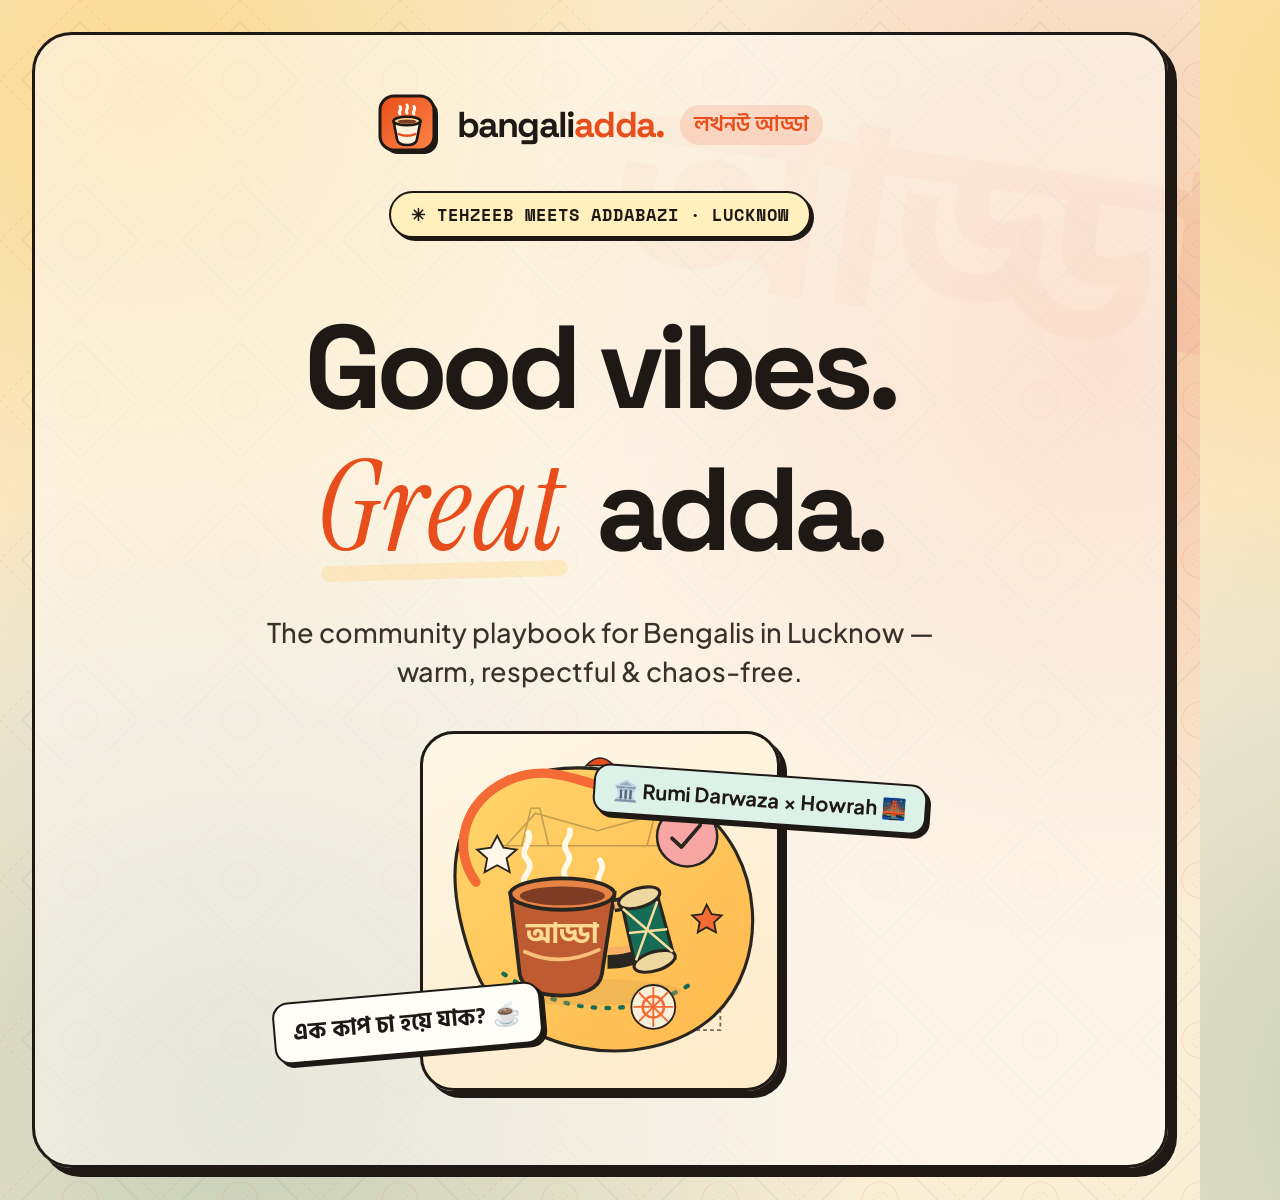
<file: assets/og-image.html>
<!doctype html>
<!-- Source for og-image.jpg (square 1200×1200). Regenerate after editing — see CLAUDE.md. Not linked from the site.
     Platforms that force 1.91:1 (Facebook, LinkedIn, X) centre-crop to roughly y 286–914, so the headline sits in that band. -->
<html lang="en">
<head>
<meta charset="utf-8">
<meta name="robots" content="noindex">
<title>OG image source</title>
<link href="https://fonts.googleapis.com/css2?family=Hind+Siliguri:wght@600;700&family=Instrument+Serif:ital@1&family=Plus+Jakarta+Sans:wght@500;700&family=Space+Grotesk:wght@700&family=Space+Mono:wght@700&display=block" rel="stylesheet">
<style>
  * { box-sizing: border-box; margin: 0; }
  html, body { width: 1200px; height: 1200px; overflow: hidden; }
  body {
    font-family: 'Plus Jakarta Sans', sans-serif; color: #1e1915;
    background:
      radial-gradient(circle at 12% 8%, rgba(249,191,59,.45), transparent 40%),
      radial-gradient(circle at 92% 30%, rgba(232,78,27,.25), transparent 42%),
      radial-gradient(circle at 20% 92%, rgba(15,94,71,.22), transparent 44%),
      #faeed7;
    position: relative;
  }
  .pattern { position: absolute; inset: 0; opacity: .8;
    background-image: url("data:image/svg+xml,%3Csvg width='160' height='160' viewBox='0 0 160 160' xmlns='http://www.w3.org/2000/svg'%3E%3Cg fill='none' stroke='%23e84e1b' stroke-opacity='0.13' stroke-width='1.2'%3E%3Cpath d='M80 0 L160 80 L80 160 L0 80 Z' stroke-dasharray='4 4'/%3E%3Cpath d='M80 22 L138 80 L80 138 L22 80 Z' stroke='%230f5e47' stroke-opacity='0.11'/%3E%3Ccircle cx='80' cy='80' r='18'/%3E%3Ccircle cx='80' cy='80' r='8' stroke-dasharray='2 3'/%3E%3C/g%3E%3C/svg%3E");
    background-size: 160px 160px; }
  .wm { position: absolute; right: -30px; top: 120px; font: 700 240px/1 'Hind Siliguri'; color: #e84e1b; opacity: .07; transform: rotate(8deg); }
  .frame { position: absolute; inset: 32px; border: 3px solid #1e1915; border-radius: 40px;
    box-shadow: 9px 9px 0 #1e1915; background: rgba(255,252,246,.55);
    display: flex; flex-direction: column; align-items: center; text-align: center; padding: 58px 60px 0; }
  .brand { display: flex; align-items: center; gap: 16px; font: 700 36px 'Space Grotesk'; letter-spacing: -.05em; }
  .brand img { width: 64px; height: 64px; }
  .brand .bn { font: 600 21px 'Hind Siliguri'; letter-spacing: 0; color: #e84e1b; background: rgba(232,78,27,.14); padding: 3px 14px; border-radius: 999px; }
  .eyebrow { margin-top: 34px; padding: 9px 20px; border: 2px solid #1e1915; border-radius: 999px;
    background: #fff0be; box-shadow: 3px 3px 0 #1e1915; font: 700 17px 'Space Mono'; letter-spacing: .06em; text-transform: uppercase; }
  h1 { font: 700 118px/.98 'Space Grotesk'; letter-spacing: -.055em; margin-top: 72px; }
  h1 em { font: italic 400 1.06em 'Instrument Serif'; color: #e84e1b; letter-spacing: .01em; position: relative; display: inline-block; padding-right: .06em; }
  h1 em::after { content: ""; position: absolute; left: 2%; right: 2%; bottom: 10px; height: 16px; background: #f9bf3b; opacity: .55; border-radius: 99px; transform: rotate(-1.5deg); z-index: -1; }
  .lead { margin-top: 24px; max-width: 700px; font-size: 27px; font-weight: 500; line-height: 1.45; color: #3a312a; }
  .art { position: relative; margin-top: 40px; width: 360px; background: linear-gradient(155deg, rgba(255,248,231,.95), rgba(255,233,196,.85));
    border: 3px solid #1e1915; border-radius: 34px; padding: 14px; box-shadow: 7px 7px 0 #1e1915; }
  .art svg { display: block; width: 100%; height: auto; }
  .badge { position: absolute; padding: 10px 18px; background: #fffdf8; border: 2px solid #1e1915; border-radius: 16px; box-shadow: 4px 4px 0 #1e1915; white-space: nowrap; }
  .badge.bn { bottom: 34px; left: -150px; transform: rotate(-5deg); font: 700 23px 'Hind Siliguri'; }
  .badge.hi { top: 40px; right: -150px; transform: rotate(4deg); font: 700 20px 'Plus Jakarta Sans'; background: #dcf2e9; }
</style>
</head>
<body>
  <div class="pattern"></div>
  <div class="wm" lang="bn">আড্ডা</div>
  <div class="frame">
    <div class="brand">
      <img src="favicon.svg" alt="">
      <span>bangali<span style="color:#e84e1b">adda.</span></span>
      <span class="bn" lang="bn">লখনউ আড্ডা</span>
    </div>
    <span class="eyebrow">✳ Tehzeeb meets Addabazi · Lucknow</span>
    <h1>Good vibes.<br><em>Great</em> adda.</h1>
    <p class="lead">The community playbook for Bengalis in Lucknow — warm, respectful &amp; chaos-free.</p>
    <div class="art">
<svg viewBox="0 0 520 520" xmlns="http://www.w3.org/2000/svg" aria-hidden="true">
            <defs>
              <pattern id="dots" width="18" height="18" patternUnits="userSpaceOnUse">
                <circle cx="3" cy="3" r="2.2" fill="#e7a43e" opacity=".55"/>
              </pattern>
              <linearGradient id="blobGrad" x1="0%" y1="0%" x2="100%" y2="100%">
                <stop offset="0%" stop-color="#ffd56b"/>
                <stop offset="100%" stop-color="#ffb84d"/>
              </linearGradient>
            </defs>
            <!-- Ornate Lucknawi Rumi Darwaza Multifoil Arch Frame in Backdrop -->
            <path d="M68 450 V185 C68 110 155 42 260 26 C365 42 452 110 452 185 V450 Z" fill="url(#dots)" stroke="#29251f" stroke-width="3" stroke-dasharray="6 5" opacity="0.65"/>
            <path d="M98 440 V198 C98 135 172 78 260 62 C348 78 422 135 422 198 V440" fill="none" stroke="#8c2d4b" stroke-width="2.5" opacity="0.45"/>
            <!-- Top Rumi Darwaza Spire & Finial -->
            <path d="M238 28 Q260 4 282 28 Z" fill="#e84e1b" stroke="#29251f" stroke-width="2.5"/>
            <!-- Warm Golden Blob -->
            <path d="M75 83C148 13 301 14 410 90c116 81 121 254 32 337C331 527 113 488 62 355 26 261 4 151 75 83Z" fill="url(#blobGrad)" stroke="#29251f" stroke-width="5"/>
            <!-- Subtle Howrah Bridge Silhouette inside Upper Arch -->
            <g stroke="#29251f" stroke-width="2.5" opacity="0.28" fill="none">
              <path d="M95 156 H415"/>
              <path d="M135 156 L150 96 H164 L178 156 M335 156 L350 96 H364 L378 156"/>
              <path d="M110 156 L157 104 L256 132 L357 104 L405 156"/>
            </g>
            <path d="M62 214c-40-55-18-130 49-161 85-40 142 27 220 13" stroke="#f56b35" stroke-width="15" stroke-linecap="round" fill="none"/>
            <circle cx="399" cy="141" r="48" fill="#f7a6a4" stroke="#29251f" stroke-width="4"/>
            <path d="M375 144l15 14 30-35" fill="none" stroke="#29251f" stroke-width="6" stroke-linecap="round" stroke-linejoin="round"/>
            <path d="M106 360c91 65 209 76 306 12" stroke="#176c55" stroke-width="7" stroke-linecap="round" stroke-dasharray="4 18" fill="none"/>
            <ellipse cx="240" cy="389" rx="150" ry="21" fill="#dca14e" opacity=".36"/>
            <!-- Steaming Tea Vapors -->
            <path d="M142 219c-14-14 18-23 1-42-13-15 10-25 3-42M206 208c-13-18 15-24 1-43-10-14 8-20 5-34M260 223c-11-20 12-27 0-44" stroke="#fff9eb" stroke-width="9" stroke-linecap="round" fill="none"/>
            <!-- Clay Bhar / Kulhad Cup with আড্ডা -->
            <path d="M117 231h166l-20 130c-4 22-29 34-66 34-38 0-61-14-65-34Z" fill="#bf5b31" stroke="#29251f" stroke-width="6"/>
            <ellipse cx="200" cy="233" rx="83" ry="25" fill="#e78345" stroke="#29251f" stroke-width="6"/>
            <ellipse cx="200" cy="236" rx="68" ry="15" fill="#7f3c25"/>
            <path d="M282 251c91-17 94 91-10 90" stroke="#29251f" stroke-width="22" fill="none"/>
            <path d="M283 251c85-15 87 77-10 72" stroke="#f8b066" stroke-width="11" fill="none"/>
            <path d="M140 325q56 26 118-3" fill="none" stroke="#f8bf79" stroke-width="6" stroke-linecap="round"/>
            <text x="200" y="311" text-anchor="middle" font-size="44" font-weight="900" fill="#ffdb92" font-family="Hind Siliguri, sans-serif">আড্ডা</text>
            <!-- Dhak Drum -->
            <g transform="translate(333 287) rotate(-17)">
              <path d="M-25-55L33-44 30 60 -33 48Z" fill="#176c55" stroke="#29251f" stroke-width="5"/>
              <ellipse cx="4" cy="-49" rx="34" ry="15" fill="#eed8a0" stroke="#29251f" stroke-width="5"/>
              <ellipse cx="-2" cy="55" rx="34" ry="15" fill="#eed8a0" stroke="#29251f" stroke-width="5"/>
              <path d="M-26-40L30 49M30-35L-30 45M-28 0L32 12" stroke="#f8dd9f" stroke-width="4"/>
            </g>
            <!-- Alpana × Chikankari Medallion -->
            <g transform="translate(345 413)">
              <circle r="35" fill="#f8f0d9" stroke="#29251f" stroke-width="3"/>
              <circle r="17" fill="none" stroke="#f56b35" stroke-width="4"/>
              <path d="M0-32V32M-32 0H32M-23-23L23 23M23-23L-23 23" stroke="#f56b35" stroke-width="3"/>
            </g>
            <!-- Sparkle Stars -->
            <path d="M96 140l10 19 21 3-16 14 5 22-20-11-20 11 4-22-16-14 22-3Z" fill="#fff7e9" stroke="#29251f" stroke-width="3"/>
            <path d="M430 250l8 15 16 2-12 11 3 16-15-8-14 8 3-16-12-11 16-2Z" fill="#f56b35" stroke="#29251f" stroke-width="3"/>
          </svg>
      <div class="badge bn" lang="bn">এক কাপ চা হয়ে যাক? ☕</div>
      <div class="badge hi">🏛️ Rumi Darwaza × Howrah 🌉</div>
    </div>
  </div>
</body>
</html>
</file>
